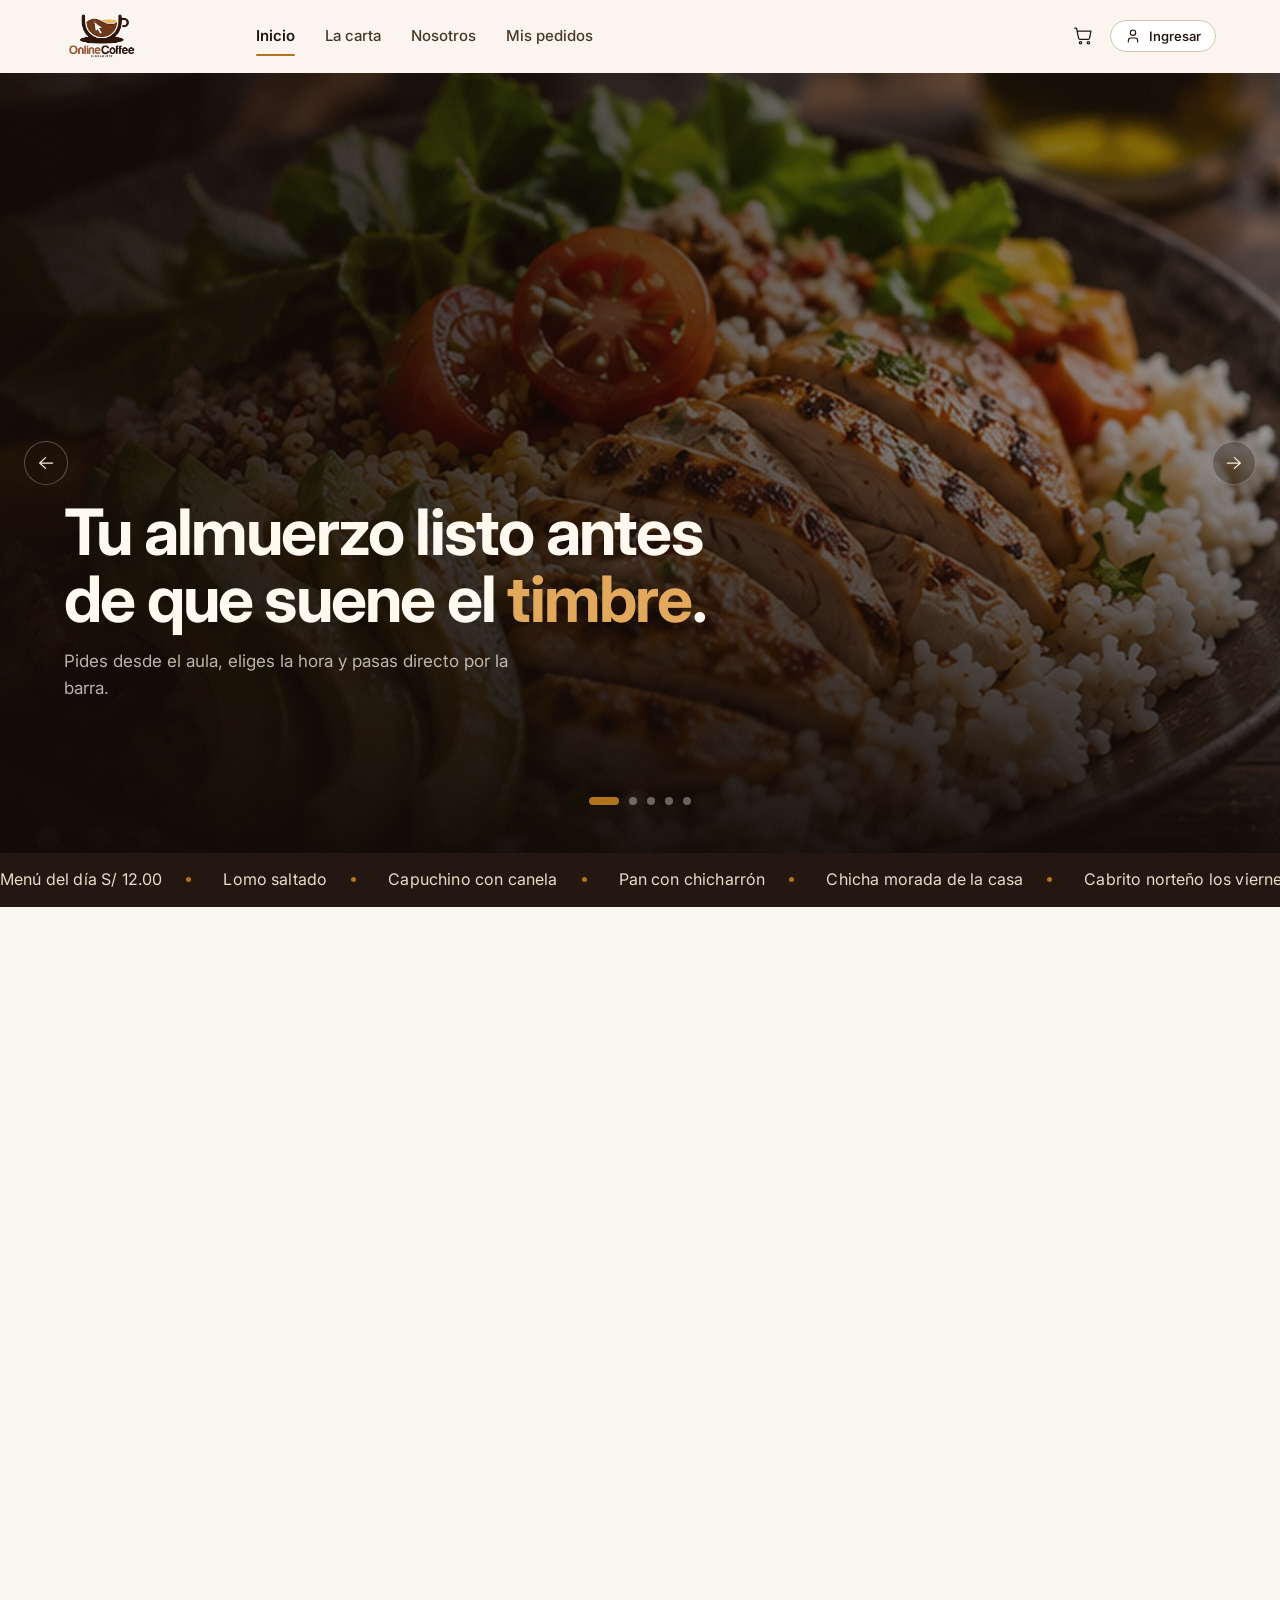
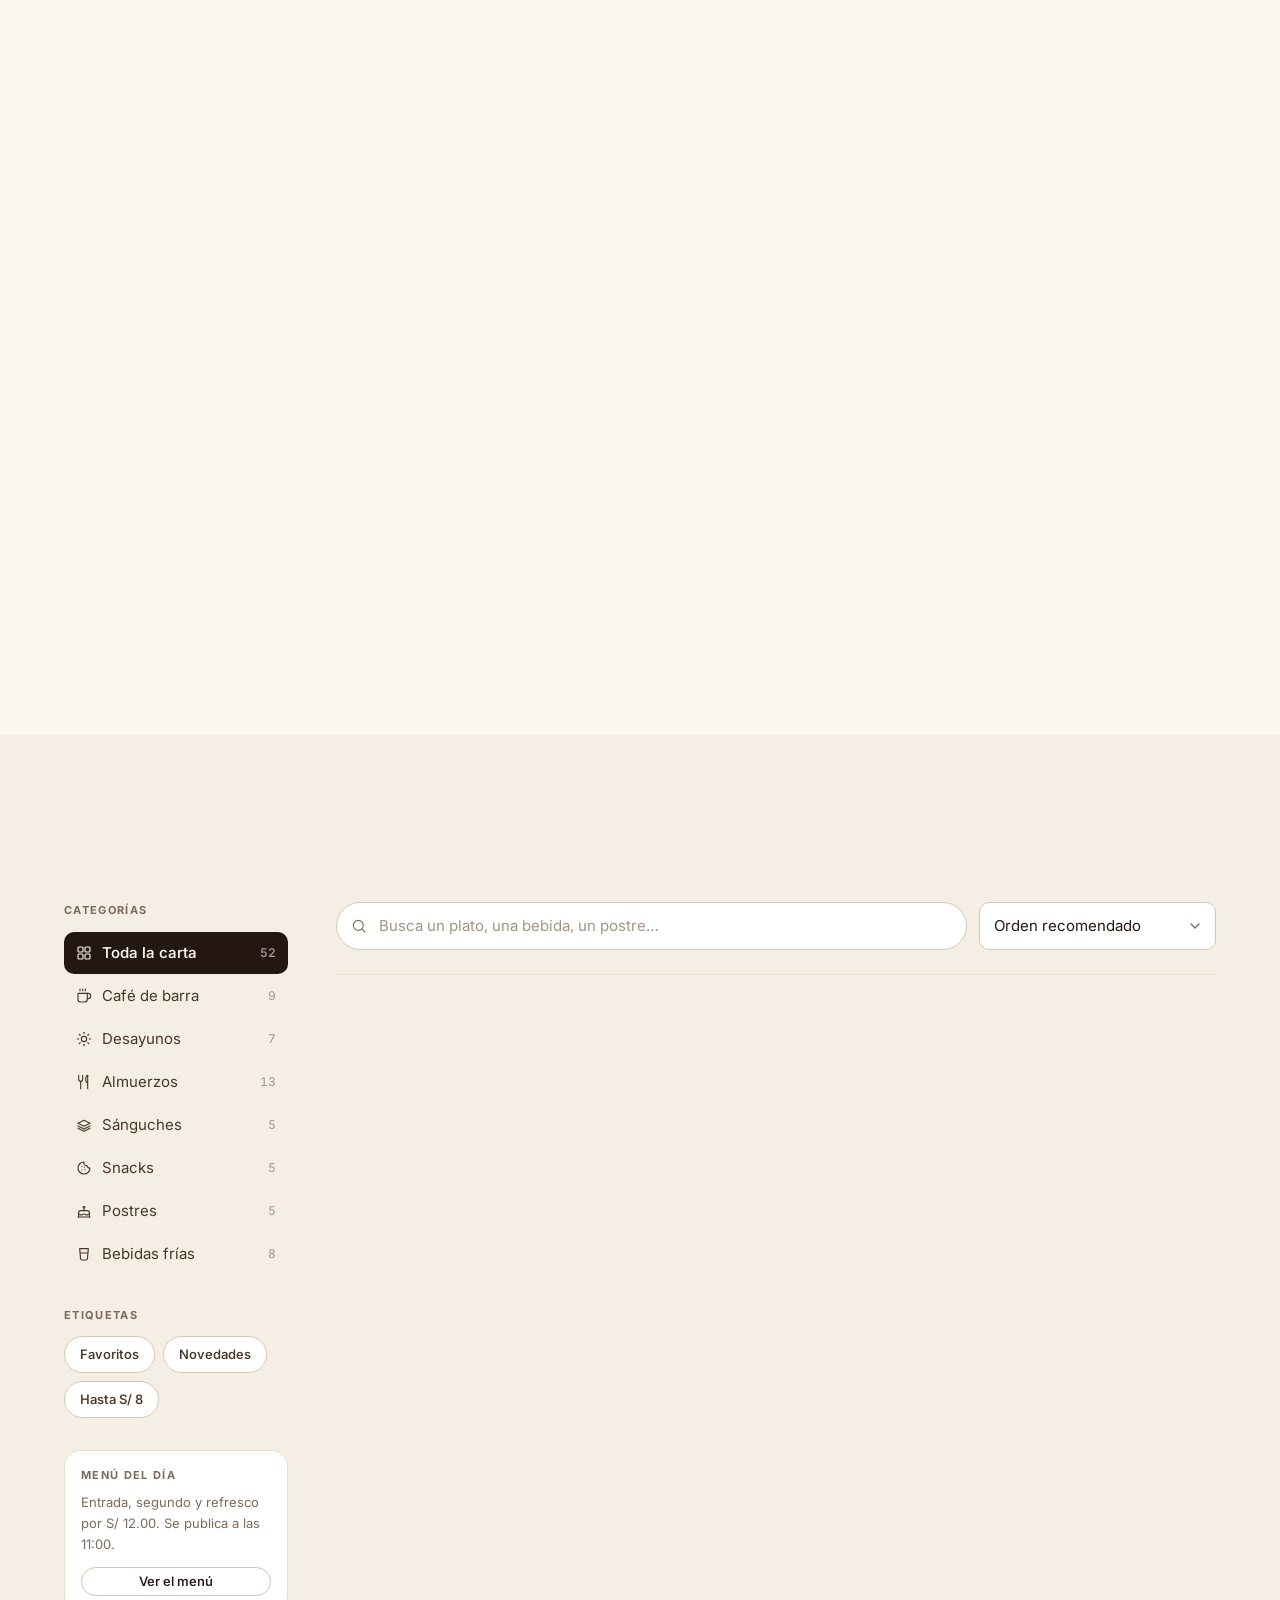
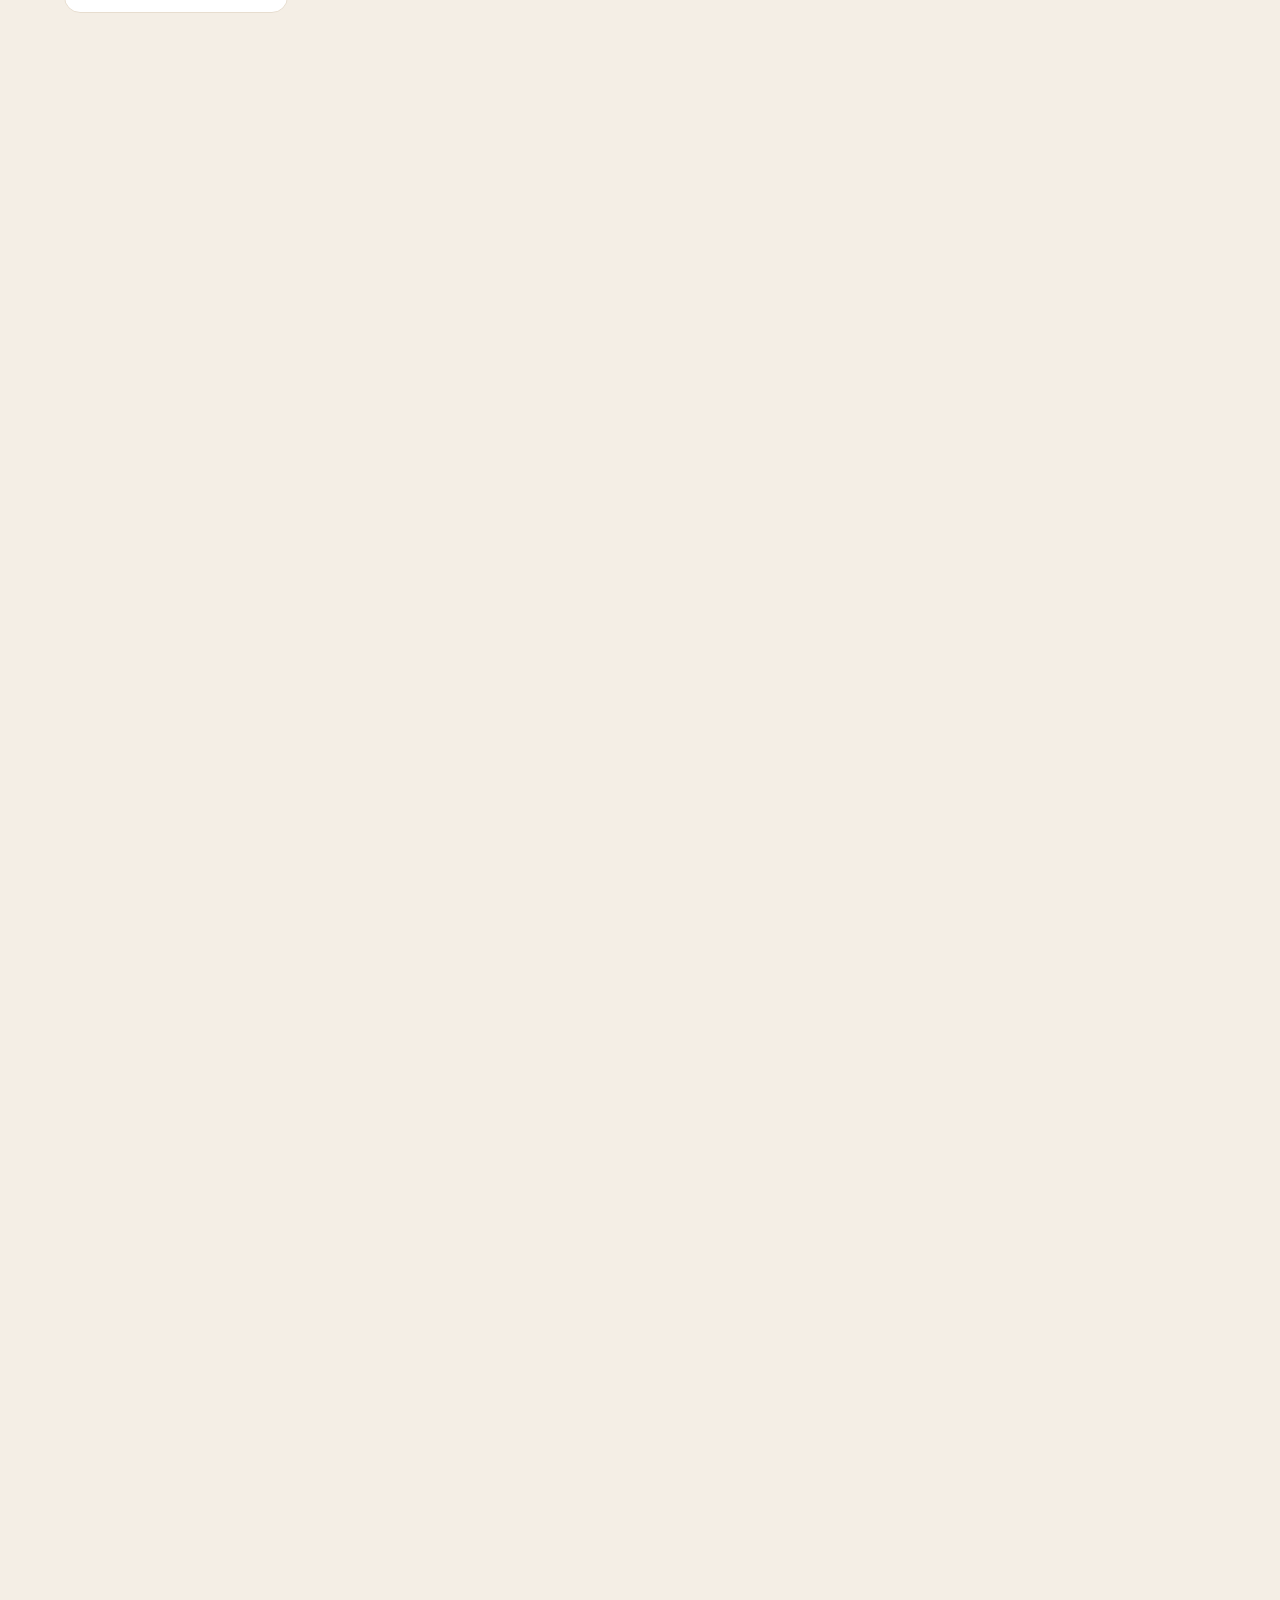
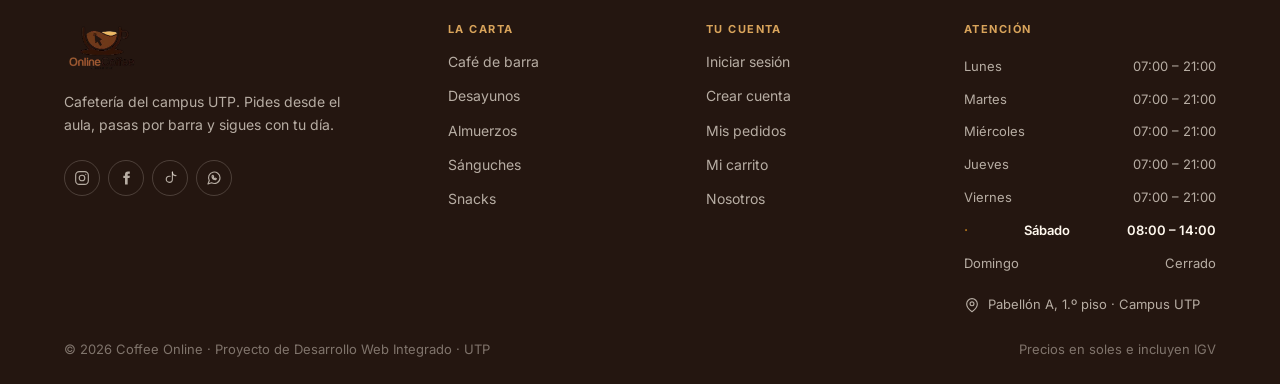
<file: index/index.html>
<!DOCTYPE html>
<html lang="es">
<head>
<meta charset="UTF-8">
<meta name="viewport" content="width=device-width, initial-scale=1">
<title>Coffee Online · Cafetería universitaria UTP</title>
<meta name="description" content="Pide tu desayuno, almuerzo o café desde el aula y recógelo en barra sin hacer cola. Cafetería del campus UTP.">
<link rel="icon" type="image/png" href="../Imagenes/logo-coffee-online.png">
<link rel="preconnect" href="https://fonts.googleapis.com">
<link rel="preconnect" href="https://fonts.gstatic.com" crossorigin>
<link href="https://fonts.googleapis.com/css2?family=Inter:wght@400;500;600;700;800&display=swap" rel="stylesheet">
<link rel="stylesheet" href="index.css">
</head>
<body>
<script src="index.js"></script>

<div id="cabecera"></div>

<main>

  <!-- ==================== PORTADA ==================== -->
  <section class="portada" id="inicio">

    <div class="portada__pista">

        <div class="portada__riel">

            <div class="portada__diapositiva is-active">
                <div class="portada__foto"
                     style="background-image:url('../Imagenes/slider-menu-hd.jpg')">
                </div>
            </div>

            <div class="portada__diapositiva">
                <div class="portada__foto"
                     style="background-image:url('../Imagenes/slider-sanguche-hd.jpg')">
                </div>
            </div>

            <div class="portada__diapositiva">
                <div class="portada__foto"
                     style="background-image:url('../Imagenes/slider-wrap-pollo-hd.jpg')">
                </div>
            </div>

            <div class="portada__diapositiva">
                <div class="portada__foto"
                     style="background-image:url('../Imagenes/slider-causa-hd.jpg')">
                </div>
            </div>

            <div class="portada__diapositiva">
                <div class="portada__foto"
                     style="background-image:url('../Imagenes/slider-mixto-hd.jpg')">
                </div>
            </div>

        </div>

        <div class="portada__velo"></div>
        <div class="portada__textura"></div>

    </div>


    <!-- Flecha anterior -->
    <button
        class="portada__flecha portada__flecha--anterior"
        id="portada-anterior"
        aria-label="Diapositiva anterior">

        <svg class="icono">
            <use href="#i-arrow-left"></use>
        </svg>

    </button>


    <!-- Flecha siguiente -->
    <button
        class="portada__flecha portada__flecha--siguiente"
        id="portada-siguiente"
        aria-label="Siguiente diapositiva">

        <svg class="icono">
            <use href="#i-arrow-right"></use>
        </svg>

    </button>


    <div class="contenedor portada__interior">

        <div class="portada__texto">

            <div class="portada__frase is-active">
                <h1>
                    Tu almuerzo listo antes de que suene el
                    <em>timbre</em>.
                </h1>

                <p>
                    Pides desde el aula, eliges la hora y pasas directo
                    por la barra.
                </p>
            </div>


            <div class="portada__frase">
                <h1>
                    El café que te salva la clase de las
                    <em>siete</em>.
                </h1>

                <p>
                    Pasado al momento, capuchino con espuma de verdad.
                </p>
            </div>


            <div class="portada__frase">
                <h1>
                    Desayuna en serio sin perder el
                    <em>receso</em>.
                </h1>

                <p>
                    Todo servido desde las siete de la mañana.
                </p>
            </div>


            <div class="portada__frase">
                <h1>
                    Menú del día a doce soles y
                    <em>cero</em> fila.
                </h1>

                <p>
                    Entrada, segundo y refresco.
                </p>
            </div>


            <div class="portada__frase">
                <h1>
                    Bien helado, para bajar el
                    <em>almuerzo</em>.
                </h1>

                <p>
                    Jugos exprimidos al momento.
                </p>
            </div>

        </div>


        <div class="portada__controles">

            <div class="portada__puntos">

                <button class="portada__punto"
                        aria-label="Ir a la diapositiva 1">
                    <i></i>
                </button>

                <button class="portada__punto"
                        aria-label="Ir a la diapositiva 2">
                    <i></i>
                </button>

                <button class="portada__punto"
                        aria-label="Ir a la diapositiva 3">
                    <i></i>
                </button>

                <button class="portada__punto"
                        aria-label="Ir a la diapositiva 4">
                    <i></i>
                </button>

                <button class="portada__punto"
                        aria-label="Ir a la diapositiva 5">
                    <i></i>
                </button>

            </div>

        </div>

    </div>

</section>

  <!-- ==================== CINTA ==================== -->
  <div class="cinta" aria-hidden="true">
    <div class="cinta__pista" id="cinta"></div>
  </div>

  <!-- ==================== ELIGE POR ANTOJO ==================== -->
  <section class="seccion seccion--compacta">
    <div class="contenedor">
      <div class="seccion-cabecera" data-revelar>
        <div>
          <h2>Arrastra y mira qué se te antoja</h2>
        </div>
        <div class="carrusel__nav">
          <button class="boton-icono boton-icono--contorno" id="antojo-anterior" aria-label="Anterior">
            <svg class="icono"><use href="#i-arrow-left"></use></svg>
          </button>
          <button class="boton-icono boton-icono--contorno" id="antojo-siguiente" aria-label="Siguiente">
            <svg class="icono"><use href="#i-arrow-right"></use></svg>
          </button>
        </div>
      </div>

      <div class="carrusel" id="carrusel-antojo">
        <a class="tarjeta-ancha" href="?cat=almuerzos#carta" data-revelar="zoom">
          <img src="../Imagenes/arroz-con-pollo.jpg" alt="Almuerzos de la cafetería">
          <span class="tarjeta-ancha__velo"></span>
          <span class="tarjeta-ancha__cuerpo">
            <h3>Almuerzos</h3>
            <p>Lomo saltado, ají de gallina, chaufa y el menú del día.</p>
            <span class="tarjeta-ancha__ir">Ver 13 platos <svg class="icono icono--sm"><use href="#i-arrow-right"></use></svg></span>
          </span>
        </a>

        <a class="tarjeta-ancha" href="?cat=desayunos#carta" data-revelar="zoom" style="--delay:80ms">
          <img src="../Imagenes/slider-sanguche-hd.jpg" alt="Desayunos de la cafetería">
          <span class="tarjeta-ancha__velo"></span>
          <span class="tarjeta-ancha__cuerpo">
            <h3>Desayunos</h3>
            <p>Desde las 07:00, para llegar despierto a la primera clase.</p>
            <span class="tarjeta-ancha__ir">Ver 7 opciones <svg class="icono icono--sm"><use href="#i-arrow-right"></use></svg></span>
          </span>
        </a>

        <a class="tarjeta-ancha" href="?cat=cafe#carta" data-revelar="zoom" style="--delay:160ms">
          <img src="../Imagenes/slider-causa-hd.jpg" alt="Café de barra">
          <span class="tarjeta-ancha__velo"></span>
          <span class="tarjeta-ancha__cuerpo">
            <h3>Café de barra</h3>
            <p>Pasado, espresso, capuchino, mocaccino y frappé.</p>
            <span class="tarjeta-ancha__ir">Ver 9 preparaciones <svg class="icono icono--sm"><use href="#i-arrow-right"></use></svg></span>
          </span>
        </a>

        <a class="tarjeta-ancha" href="?cat=bebidas#carta" data-revelar="zoom" style="--delay:240ms">
          <img src="../Imagenes/jugo-de-naranja.jpg" alt="Bebidas frías">
          <span class="tarjeta-ancha__velo"></span>
          <span class="tarjeta-ancha__cuerpo">
            <h3>Bebidas frías</h3>
            <p>Jugos al momento, chicha de la casa y gaseosas heladas.</p>
            <span class="tarjeta-ancha__ir">Ver 8 bebidas <svg class="icono icono--sm"><use href="#i-arrow-right"></use></svg></span>
          </span>
        </a>

        <a class="tarjeta-ancha" href="?cat=almuerzos#carta" data-revelar="zoom" style="--delay:320ms">
          <img src="../Imagenes/trio-marino.jpg" alt="Platos marinos">
          <span class="tarjeta-ancha__velo"></span>
          <span class="tarjeta-ancha__cuerpo">
            <h3>Del norte y del mar</h3>
            <p>Cabrito norteño los viernes y trío marino mientras alcance.</p>
            <span class="tarjeta-ancha__ir">Ver especiales <svg class="icono icono--sm"><use href="#i-arrow-right"></use></svg></span>
          </span>
        </a>
      </div>
    </div>
  </section>

  <!-- ==================== FAVORITOS ==================== -->
  <section class="seccion seccion--compacta" style="position:relative;overflow:hidden">
    <div class="contenedor">
      <div class="seccion-cabecera" data-revelar>
        <div>
          <h2>Favoritos del campus</h2>
        </div>
        <div class="carrusel__nav">
          <button class="boton-icono boton-icono--contorno" id="fav-anterior" aria-label="Anterior">
            <svg class="icono"><use href="#i-arrow-left"></use></svg>
          </button>
          <button class="boton-icono boton-icono--contorno" id="fav-siguiente" aria-label="Siguiente">
            <svg class="icono"><use href="#i-arrow-right"></use></svg>
          </button>
        </div>
      </div>

      <div class="carrusel" id="carrusel-favoritos"></div>
    </div>
  </section>

  <!-- ==================== CÓMO FUNCIONA ==================== -->
  <section class="seccion seccion--compacta">
    <div class="contenedor">
      <div class="grid-2" style="gap:64px;align-items:start">

        <div data-revelar="left">
          <h2>Cuatro pasos y ya está pedido</h2>
          <p class="intro mt-4">
            No hay app que descargar ni carnet que mostrar. Entras con tu correo,
            armas el pedido y la cocina lo recibe al instante.
          </p>
          <a class="boton boton--primario mt-6" href="../login/login.html">
            Crear mi cuenta
            <svg class="icono icono--sm"><use href="#i-arrow-right"></use></svg>
          </a>
        </div>

        <div class="pasos" data-revelar="right">
          <div class="paso">
            <div>
              <h4>Arma tu pedido</h4>
              <p class="pequeno atenuado">La carta muestra el stock real del día. Si algo se agota, desaparece.</p>
            </div>
          </div>
          <div class="paso">
            <div>
              <h4>Elige la hora</h4>
              <p class="pequeno atenuado">Bloques de quince minutos entre las 07:00 y las 21:00.</p>
            </div>
          </div>
          <div class="paso">
            <div>
              <h4>Recoge donde te quede</h4>
              <p class="pequeno atenuado">Barra del Pabellón A, biblioteca, laboratorios o auditorio.</p>
            </div>
          </div>
          <div class="paso">
            <div>
              <h4>Paga al recoger</h4>
              <p class="pequeno atenuado">Yape, Plin, tarjeta o efectivo. Nunca pedimos datos de tarjeta en la web.</p>
            </div>
          </div>
        </div>

      </div>
    </div>
  </section>

  <!-- ==================== LA CARTA ==================== -->
  <section class="seccion" id="carta" style="background:var(--surface-2)">
    <div class="contenedor">

      <div class="seccion-cabecera" data-revelar>
        <div>
          <h2 id="titulo-carta">Toda la carta</h2>
          <p class="atenuado mt-2" id="bajada-carta">
            Precios en soles e incluyen IGV. El stock se actualiza durante el día.
          </p>
        </div>
        <div class="fila gap-2 pequeno atenuado">
          <svg class="icono icono--sm"><use href="#i-clock"></use></svg>
          Cocina abierta hasta las 21:00
        </div>
      </div>

      <div class="estructura-menu">

        <aside class="filtros">
          <div class="filtros__grupo">
            <p class="filtros__titulo">Categorías</p>
            <div class="filtros__lista" id="lista-categorias"></div>
          </div>

          <div class="filtros__grupo" id="grupo-etiquetas">
            <p class="filtros__titulo">Etiquetas</p>
            <div class="chips">
              <button class="chip" data-etiqueta="destacado">Favoritos</button>
              <button class="chip" data-etiqueta="nuevo">Novedades</button>
              <button class="chip" data-etiqueta="barato">Hasta S/ 8</button>
            </div>
          </div>

          <div class="filtros__grupo">
            <div class="panel" style="padding:16px">
              <p class="filtros__titulo" style="margin-bottom:8px">Menú del día</p>
              <p class="pequeno atenuado">Entrada, segundo y refresco por S/ 12.00. Se publica a las 11:00.</p>
              <a class="boton boton--fantasma boton--sm boton--bloque mt-3" href="../producto/producto.html?id=ALM-01">Ver el menú</a>
            </div>
          </div>
        </aside>

        <div>
          <div class="barra-herramientas">
            <div class="buscador">
              <span class="buscador__icono"><svg class="icono icono--sm"><use href="#i-search"></use></svg></span>
              <input class="input" type="search" id="buscador" placeholder="Busca un plato, una bebida, un postre…" autocomplete="off">
            </div>
            <select class="select" id="orden" style="width:auto;min-width:190px">
              <option value="recomendado">Orden recomendado</option>
              <option value="precio-asc">Precio: de menor a mayor</option>
              <option value="precio-desc">Precio: de mayor a menor</option>
              <option value="nombre">Nombre A – Z</option>
            </select>
          </div>

          <div class="grid-productos" id="resultados"></div>
        </div>

      </div>
    </div>
  </section>

  <!-- ==================== MENÚ DEL DÍA ==================== -->
  <section class="seccion seccion--compacta">
    <div class="contenedor">
      <div class="franja" data-revelar="zoom" style="position:relative;overflow:hidden">
        <div class="grid-2" style="align-items:center;gap:48px">
          <div>
            <h2>Menú del día a <span class="contador" data-contar-hasta="12" data-decimales="0">0</span> soles</h2>
            <p class="mt-4" style="color:rgba(239,228,214,.78);max-width:44ch">
              Entrada, segundo y refresco. La carta del día se publica a las once de la mañana
              y se sirve hasta agotar stock — normalmente vuela antes de las dos.
            </p>
            <div class="portada__acciones">
              <a class="boton boton--primario" href="?cat=almuerzos#carta" style="background:var(--amber);color:#1B0F08">
                Ver los almuerzos
                <svg class="icono icono--sm"><use href="#i-arrow-right"></use></svg>
              </a>
            </div>
          </div>
          <div class="marco-imagen">
            <img src="../Imagenes/menu-del-dia.png" alt="Menú del día servido en la cafetería"
                 style="width:100%;height:100%;object-fit:contain;display:block;">
          </div>
        </div>
      </div>
    </div>
  </section>

  <!-- ==================== NOSOTROS ==================== -->
  <section class="seccion" id="nosotros" style="position:relative;overflow:hidden">
    <div class="contenedor">

      <div class="historia mb-6">
        <div data-revelar="left">
          <h2>Así nació Coffee Online</h2>
          <p class="intro mt-4">
            Coffee Online es la marca de la cafetería universitaria de la UTP.
            No inventamos un restaurante nuevo: digitalizamos el que ya existe para
            resolver el único problema que todo el mundo en el campus conoce.
          </p>
          <p class="mt-4 atenuado">
            En hora punta la fila sale del local. Alumnos que quieren almorzar antes de entrar a clase
            terminan yéndose sin comer porque no les alcanza el tiempo; los profesores hacen lo mismo
            entre una clase y otra. La comida estaba, las ganas estaban — lo que faltaba era la cola.
          </p>
          <p class="mt-4 atenuado">
            Con esta plataforma el pedido entra a cocina antes de que la persona llegue.
            Cuando baja del aula, su nombre ya está en la barra.
          </p>

          <div class="fila gap-2 mt-6 fila--ajustar">
            <a class="boton boton--primario" href="#carta">
              Empezar a pedir
              <svg class="icono icono--sm"><use href="#i-arrow-right"></use></svg>
            </a>
            <a class="boton boton--fantasma" href="../pedidos/pedidos.html">Ver mis pedidos</a>
          </div>
        </div>

        <div class="historia__arte" data-revelar="right">
          <img src="../Imagenes/causa-limena.jpg" alt="Plato preparado en la cafetería del campus"
               style="width:100%;height:100%;object-fit:cover;object-position:center;display:block;">
        </div>
      </div>

      <div class="mt-6" data-revelar>
        <p class="filtros__titulo mb-4">Lo que veíamos todos los días</p>
        <div class="problema">
          <div class="problema__celda">
            <b>La cola</b>
            <span>En hora punta la fila cruza el pasillo. Media hora de espera para un menú de doce soles.</span>
          </div>
          <div class="problema__celda">
            <b>El receso</b>
            <span>Cuarenta y cinco minutos entre clase y clase. Si la cola se come treinta, no queda tiempo para almorzar.</span>
          </div>
          <div class="problema__celda">
            <b>La renuncia</b>
            <span>Alumnos y profesores que llegan, ven la fila, se dan media vuelta y se quedan sin comer.</span>
          </div>
        </div>
      </div>

      <div class="grid-3 mt-6">
        <div class="caracteristica" data-revelar>
          <span class="caracteristica__icono"><svg class="icono icono--lg"><use href="#i-clock"></use></svg></span>
          <div>
            <h4>Sin fila</h4>
            <p class="pequeno atenuado">El pedido entra a cocina desde el aula. Recoges y sigues con tu día.</p>
          </div>
        </div>
        <div class="caracteristica" data-revelar style="--delay:90ms">
          <span class="caracteristica__icono"><svg class="icono icono--lg"><use href="#i-leaf"></use></svg></span>
          <div>
            <h4>La misma cocina</h4>
            <p class="pequeno atenuado">Mismos cocineros, mismos insumos, mismo precio de campus.</p>
          </div>
        </div>
        <div class="caracteristica" data-revelar style="--delay:180ms">
          <span class="caracteristica__icono"><svg class="icono icono--lg"><use href="#i-coins"></use></svg></span>
          <div>
            <h4>Sin recargo</h4>
            <p class="pequeno atenuado">Pedir online no cuesta más. Solo la entrega fuera de barra suma S/ 1.50.</p>
          </div>
        </div>
      </div>

    </div>
  </section>

</main>

<div id="pie"></div>

<script>
  CO.iniciar({ activo: 'inicio' });

  /* ---------- Cinta superior ---------- */
  (function () {
    var frases = [
      'Menú del día S/ 12.00', 'Lomo saltado', 'Capuchino con canela', 'Pan con chicharrón',
      'Chicha morada de la casa', 'Cabrito norteño los viernes', 'Jugo recién exprimido',
      'Café pasado de Villa Rica', 'Sin cola', 'Recojo en barra o en biblioteca'
    ];
    var bloque = frases.map(function (f) { return '<span class="cinta__elemento">' + f + '</span>'; }).join('');
    CO.qs('#cinta').innerHTML = bloque + bloque;   // duplicado para que el bucle sea continuo
  })();

  /* ---------- Favoritos en carrusel ---------- */
  var favoritos = CO.productos().filter(function (p) { return p.destacado && p.activo; });
  CO.qs('#carrusel-favoritos').innerHTML = favoritos.map(CO.tarjetaProducto).join('');

  /* ---------- La carta ---------- */
  var estado = {
    cat: CO.param('cat') || 'todos',
    q: '',
    etiqueta: null,
    orden: 'recomendado'
  };
  var todos = CO.productos();

  function pintarCategorias() {
    CO.qs('#lista-categorias').innerHTML = CATEGORIAS.map(function (c) {
      var n = c.id === 'todos' ? todos.length : todos.filter(function (p) { return p.cat === c.id; }).length;
      return '<button class="filtros__elemento' + (c.id === estado.cat ? ' is-active' : '') + '" data-cat="' + c.id + '">' +
               CO.icono(c.icono, 'icono--sm') +
               '<span>' + c.nombre + '</span>' +
               '<span class="filtros__conteo">' + n + '</span>' +
             '</button>';
    }).join('');
  }

  function filtrar() {
    var q = CO.normalizar(estado.q.trim());
    var lista = todos.filter(function (p) {
      if (estado.cat !== 'todos' && p.cat !== estado.cat) return false;
      if (estado.etiqueta === 'destacado' && !p.destacado) return false;
      if (estado.etiqueta === 'nuevo' && !p.nuevo) return false;
      if (estado.etiqueta === 'barato' && p.precio > 8) return false;
      if (q && CO.normalizar(p.nombre + ' ' + p.desc).indexOf(q) === -1) return false;
      return true;
    });

    if (estado.orden === 'precio-asc')  lista.sort(function (a, b) { return a.precio - b.precio; });
    if (estado.orden === 'precio-desc') lista.sort(function (a, b) { return b.precio - a.precio; });
    if (estado.orden === 'nombre')      lista.sort(function (a, b) { return a.nombre.localeCompare(b.nombre, 'es'); });
    if (estado.orden === 'recomendado') lista.sort(function (a, b) { return (b.destacado ? 1 : 0) - (a.destacado ? 1 : 0); });

    return lista;
  }

  function pintarCarta() {
    var cat = CO.categoria(estado.cat);
    CO.qs('#titulo-carta').textContent = cat.nombre;
    CO.qs('#bajada-carta').textContent = estado.cat === 'todos'
      ? 'Precios en soles e incluyen IGV. El stock se actualiza durante el día.'
      : 'Todo lo que tenemos hoy en ' + cat.nombre.toLowerCase() + '.';

    var lista = filtrar();
    var cont = CO.qs('#resultados');

    if (!lista.length) {
      cont.className = '';
      cont.innerHTML =
        '<div class="vacio">' +
          '<div class="vacio__icono">' + CO.icono('i-search', 'icono--lg') + '</div>' +
          '<h3>No encontramos nada con eso</h3>' +
          '<p class="atenuado mt-2">Prueba con otra palabra o quita los filtros que tengas puestos.</p>' +
          '<button class="boton boton--fantasma boton--sm mt-4" id="limpiar">Limpiar filtros</button>' +
        '</div>';
      CO.qs('#limpiar').addEventListener('click', function () {
        estado.q = ''; estado.etiqueta = null; estado.cat = 'todos';
        CO.qs('#buscador').value = '';
        CO.qsa('#grupo-etiquetas .chip').forEach(function (c) { c.classList.remove('is-active'); });
        pintarCategorias(); pintarCarta();
      });
    } else {
      cont.className = 'grid-productos';
      cont.innerHTML = lista.map(CO.tarjetaProducto).join('');
      MOV.escalonar('#resultados', 45, 'pop');
      MOV.revelar(cont);
    }
  }

  CO.qs('#lista-categorias').addEventListener('click', function (e) {
    var btn = e.target.closest('[data-cat]');
    if (!btn) return;
    estado.cat = btn.getAttribute('data-cat');
    pintarCategorias(); pintarCarta();
  });

  CO.qs('#grupo-etiquetas').addEventListener('click', function (e) {
    var chip = e.target.closest('[data-etiqueta]');
    if (!chip) return;
    var valor = chip.getAttribute('data-etiqueta');
    estado.etiqueta = estado.etiqueta === valor ? null : valor;
    CO.qsa('#grupo-etiquetas .chip').forEach(function (c) { c.classList.toggle('is-active', c === chip && estado.etiqueta); });
    pintarCarta();
  });

  CO.qs('#buscador').addEventListener('input', function () { estado.q = this.value; pintarCarta(); });
  CO.qs('#orden').addEventListener('change', function () { estado.orden = this.value; pintarCarta(); });

  /* Los enlaces ?cat=… de la propia página filtran sin recargar */
  document.addEventListener('click', function (e) {
    var a = e.target.closest('a[href^="?cat="]');
    if (!a) return;
    e.preventDefault();
    estado.cat = a.getAttribute('href').split('?cat=')[1].split('#')[0];
    pintarCategorias(); pintarCarta();
    var carta = document.getElementById('carta');
    var margen = document.querySelector('.cabecera-sitio').offsetHeight;
    window.scrollTo({ top: carta.getBoundingClientRect().top + window.scrollY - margen - 12, behavior: 'smooth' });
  });

  pintarCategorias();
  pintarCarta();

  /* ---------- Movimiento ---------- */
  MOV.portada('#inicio');
  MOV.carrusel('#carrusel-antojo',    '#antojo-anterior', '#antojo-siguiente');
  MOV.carrusel('#carrusel-favoritos', '#fav-anterior',    '#fav-siguiente');
  MOV.autoDesplazar('#carrusel-antojo');
  MOV.autoDesplazar('#carrusel-favoritos');
  MOV.escalonar('#carrusel-favoritos', 60, 'pop');
  MOV.paralaje();
  MOV.contadores();
  MOV.detalles();
  MOV.anclas();
  MOV.revelar();
  MOV.menuActivo({
    inicio:   '../index/index.html#inicio',
    carta:    '../index/index.html#carta',
    nosotros: '../index/index.html#nosotros'
  });
</script>
</body>
</html>
</file>
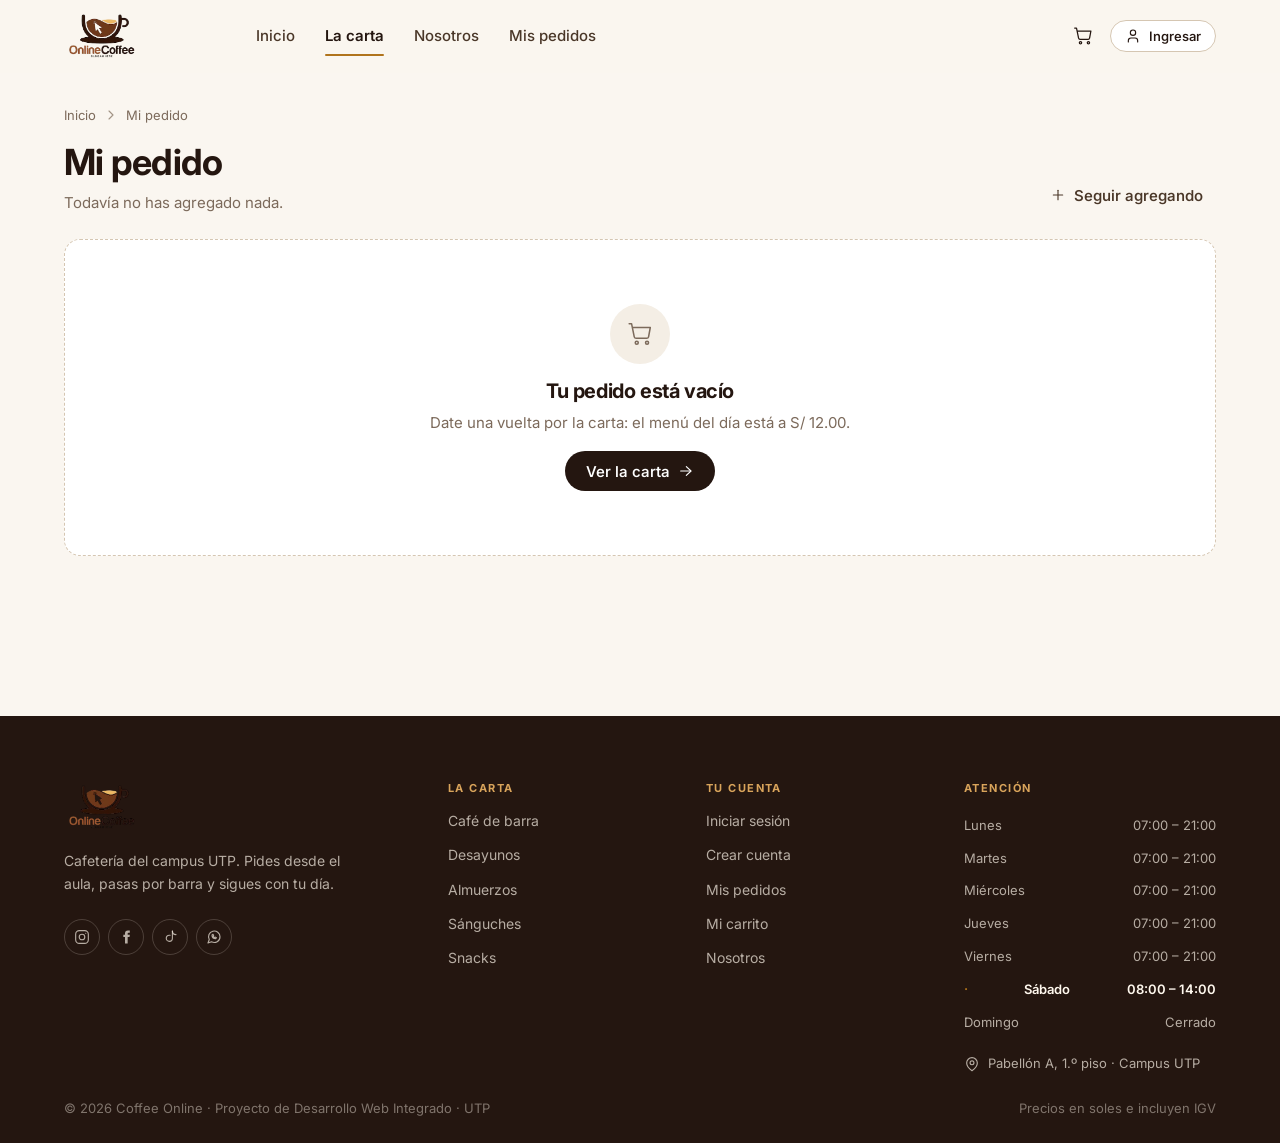
<file: carrito/carrito.html>
<!DOCTYPE html>
<html lang="es">
<head>
<meta charset="UTF-8">
<meta name="viewport" content="width=device-width, initial-scale=1">
<title>Mi pedido · Coffee Online</title>
<link rel="icon" href="data:image/svg+xml,%3Csvg xmlns='http://www.w3.org/2000/svg' viewBox='0 0 48 48'%3E%3Crect width='48' height='48' rx='11' fill='%23241610'/%3E%3Cg transform='translate(4,3) scale(0.82)' fill='none' stroke='%23D9A45B' stroke-linecap='round'%3E%3Cpath fill='%23D9A45B' fill-rule='evenodd' d='M6.5 14.5h29v9.2A14.5 14.5 0 0 1 21 38.2 14.5 14.5 0 0 1 6.5 23.7Z M17.4 19.4v13.1l3.3-3.3 2.3 5.1 2.9-1.3-2.3-5 4.7-.3Z'/%3E%3Cpath stroke-width='3' d='M36 18.6h2.3a5.4 5.4 0 0 1 0 10.8H36'/%3E%3Cpath stroke-width='3.4' d='M5.6 42.4h30.8'/%3E%3C/g%3E%3C/svg%3E">
<link rel="preconnect" href="https://fonts.googleapis.com">
<link rel="preconnect" href="https://fonts.gstatic.com" crossorigin>
<link href="https://fonts.googleapis.com/css2?family=Inter:wght@400;500;600;700;800&display=swap" rel="stylesheet">
<link rel="stylesheet" href="carrito.css">
</head>
<body>
<script src="carrito.js"></script>

<div id="cabecera"></div>

<main class="contenedor" style="padding-block:var(--s6) var(--s8)">

  <nav class="migas">
    <a href="../index/index.html">Inicio</a>
    <svg class="icono icono--sm"><use href="#i-chev-right"></use></svg>
    <span>Mi pedido</span>
  </nav>

  <div class="seccion-cabecera" style="margin-bottom:var(--s5)">
    <div>
      <h1 style="font-size:2.25rem">Mi pedido</h1>
      <p class="atenuado mt-2" id="resumen-cabecera"></p>
    </div>
    <a class="boton boton--discreto" href="../index/index.html#carta">
      <svg class="icono icono--sm"><use href="#i-plus"></use></svg>
      Seguir agregando
    </a>
  </div>

  <div id="contenido"></div>
</main>

<div id="pie"></div>

<script>
  CO.iniciar({ activo: 'carta' });

  function pintar() {
    var lineas = CO.carritoDetallado();
    var cont = CO.qs('#contenido');

    if (!lineas.length) {
      CO.qs('#resumen-cabecera').textContent = 'Todavía no has agregado nada.';
      cont.innerHTML =
        '<div class="vacio">' +
          '<div class="vacio__icono">' + CO.icono('i-cart', 'icono--lg') + '</div>' +
          '<h3>Tu pedido está vacío</h3>' +
          '<p class="atenuado mt-2">Date una vuelta por la carta: el menú del día está a S/ 12.00.</p>' +
          '<a class="boton boton--primario mt-4" href="../index/index.html#carta">Ver la carta' +
            CO.icono('i-arrow-right', 'icono--sm') + '</a>' +
        '</div>';
      return;
    }

    var sub = CO.subtotal();
    var unidades = CO.unidades();
    CO.qs('#resumen-cabecera').textContent =
      unidades + (unidades === 1 ? ' unidad' : ' unidades') + ' · ' + lineas.length +
      (lineas.length === 1 ? ' producto' : ' productos distintos');

    cont.innerHTML =
      '<div class="dividido">' +

        '<div class="panel panel--ajustado">' +
          '<div class="panel__cabecera">' +
            '<span class="panel__titulo">Productos</span>' +
            '<button class="boton boton--peligro boton--sm" id="vaciar">' + CO.icono('i-trash', 'icono--sm') + 'Vaciar</button>' +
          '</div>' +
          '<div class="panel__cuerpo" style="padding-block:0">' +
            lineas.map(function (l) {
              return '<div class="articulo">' +
                '<a class="articulo__medio" href="../producto/producto.html?id=' + l.id + '">' +
                  CO.miniatura(l) +
                '</a>' +
                '<div>' +
                  '<a class="articulo__nombre" href="../producto/producto.html?id=' + l.id + '">' + CO.escapar(l.nombre) + '</a>' +
                  '<p class="pequeno atenuado">' + CO.money(l.precio) + ' c/u · ' + CO.categoria(l.cat).nombre + '</p>' +
                  '<div class="fila gap-2 mt-3">' +
                    '<div class="cantidad">' +
                      '<button class="boton-icono boton-icono--sm" data-menos="' + l.id + '" aria-label="Quitar uno">' + CO.icono('i-minus', 'icono--sm') + '</button>' +
                      '<span class="cantidad__valor">' + l.cantidad + '</span>' +
                      '<button class="boton-icono boton-icono--sm" data-mas="' + l.id + '" aria-label="Agregar uno">' + CO.icono('i-plus', 'icono--sm') + '</button>' +
                    '</div>' +
                    '<button class="boton boton--peligro boton--sm" data-quitar="' + l.id + '">' + CO.icono('i-trash', 'icono--sm') + 'Quitar</button>' +
                  '</div>' +
                '</div>' +
                '<span class="price">' + CO.money(l.importe) + '</span>' +
              '</div>';
            }).join('') +
          '</div>' +
        '</div>' +

        '<aside class="panel panel-fijo">' +
          '<h3 class="panel__titulo mb-4">Resumen</h3>' +
          '<dl class="resumen"><dt>Subtotal</dt><dd>' + CO.money(sub) + '</dd></dl>' +
          '<dl class="resumen"><dt>Entrega</dt><dd>Se elige en el siguiente paso</dd></dl>' +
          '<dl class="resumen resumen--total"><dt>Total parcial</dt><dd>' + CO.money(sub) + '</dd></dl>' +
          '<a class="boton boton--primario boton--bloque boton--lg mt-5" href="../checkout/checkout.html">' +
            'Continuar' + CO.icono('i-arrow-right', 'icono--sm') + '</a>' +
          '<a class="boton boton--discreto boton--bloque mt-2" href="../index/index.html#carta">Seguir agregando</a>' +
          '<div class="caja-ayuda mt-5">' +
            'El pago se hace al recoger en barra. Si el pedido pasa de S/ 50, la cocina lo confirma por WhatsApp antes de prepararlo.' +
          '</div>' +
        '</aside>' +

      '</div>';

    CO.qs('#vaciar').addEventListener('click', function () {
      CO.vaciarCarrito();
      CO.toast('Pedido vaciado', 'i-trash');
      pintar();
    });
  }

  document.addEventListener('click', function (e) {
    var mas    = e.target.closest('[data-mas]');
    var menos  = e.target.closest('[data-menos]');
    var quitar = e.target.closest('[data-quitar]');
    if (!mas && !menos && !quitar) return;

    var id = mas    ? mas.getAttribute('data-mas')
           : menos  ? menos.getAttribute('data-menos')
           :          quitar.getAttribute('data-quitar');

    var actual = (CO.carrito().filter(function (l) { return l.id === id; })[0] || {}).cantidad || 0;

    if (mas)    CO.fijarCantidad(id, actual + 1);
    if (menos)  CO.fijarCantidad(id, actual - 1);
    if (quitar) { CO.quitar(id); CO.toast('Producto quitado del pedido', 'i-trash'); }

    pintar();
  });

  pintar();

  MOV.revelar();
  MOV.detalles();
  MOV.anclas();
</script>
</body>
</html>
</file>
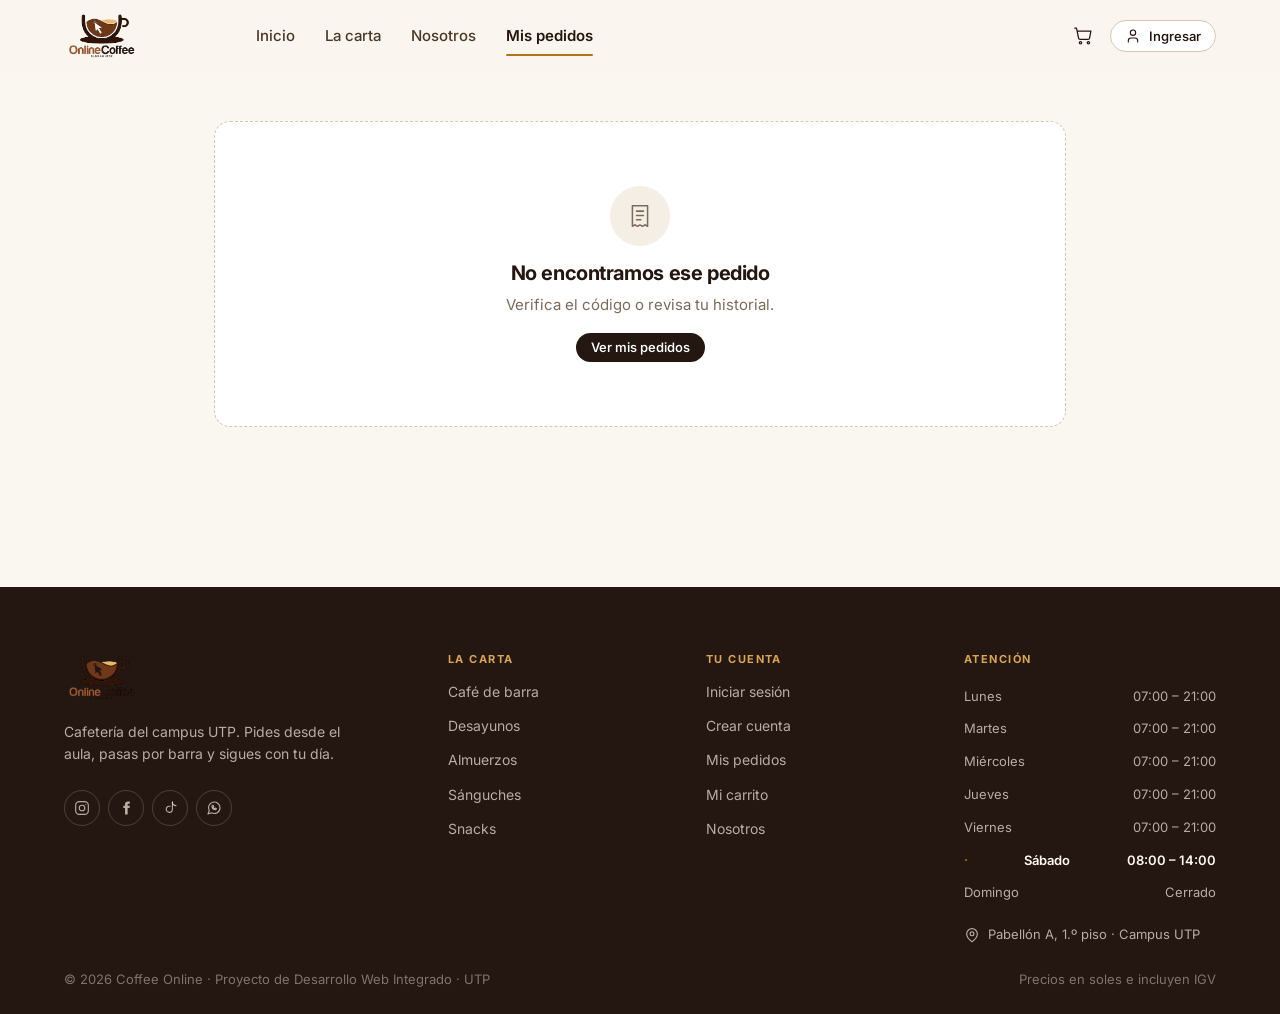
<file: confirmacion/confirmacion.html>
<!DOCTYPE html>
<html lang="es">
<head>
<meta charset="UTF-8">
<meta name="viewport" content="width=device-width, initial-scale=1">
<title>Pedido confirmado · Coffee Online</title>
<link rel="icon" href="data:image/svg+xml,%3Csvg xmlns='http://www.w3.org/2000/svg' viewBox='0 0 48 48'%3E%3Crect width='48' height='48' rx='11' fill='%23241610'/%3E%3Cg transform='translate(4,3) scale(0.82)' fill='none' stroke='%23D9A45B' stroke-linecap='round'%3E%3Cpath fill='%23D9A45B' fill-rule='evenodd' d='M6.5 14.5h29v9.2A14.5 14.5 0 0 1 21 38.2 14.5 14.5 0 0 1 6.5 23.7Z M17.4 19.4v13.1l3.3-3.3 2.3 5.1 2.9-1.3-2.3-5 4.7-.3Z'/%3E%3Cpath stroke-width='3' d='M36 18.6h2.3a5.4 5.4 0 0 1 0 10.8H36'/%3E%3Cpath stroke-width='3.4' d='M5.6 42.4h30.8'/%3E%3C/g%3E%3C/svg%3E">
<link rel="preconnect" href="https://fonts.googleapis.com">
<link rel="preconnect" href="https://fonts.gstatic.com" crossorigin>
<link href="https://fonts.googleapis.com/css2?family=Inter:wght@400;500;600;700;800&display=swap" rel="stylesheet">
<link rel="stylesheet" href="confirmacion.css">
</head>
<body>
<script src="confirmacion.js"></script>

<div id="cabecera"></div>

<main class="contenedor" style="padding-block:var(--s7) var(--s8);max-width:900px">
  <div id="contenido"></div>
</main>

<div id="pie"></div>

<script>
  CO.iniciar({ activo: 'pedidos' });

  var pedido = CO.pedido(CO.param('codigo'));

  if (!pedido) {
    CO.qs('#contenido').innerHTML =
      '<div class="vacio">' +
        '<div class="vacio__icono">' + CO.icono('i-receipt', 'icono--lg') + '</div>' +
        '<h3>No encontramos ese pedido</h3>' +
        '<p class="atenuado mt-2">Verifica el código o revisa tu historial.</p>' +
        '<a class="boton boton--primario boton--sm mt-4" href="../pedidos/pedidos.html">Ver mis pedidos</a>' +
      '</div>';
  } else {
    var metodo = METODOS_PAGO.filter(function (m) { return m.id === pedido.pago; })[0] || METODOS_PAGO[0];
    var indiceActual = ESTADOS_PEDIDO.map(function (e) { return e.id; }).indexOf(pedido.estado);

    var pasos = ESTADOS_PEDIDO.map(function (e, i) {
      var clase = i < indiceActual ? 'is-done' : i === indiceActual ? 'is-current' : 'is-pending';
      var registro = (pedido.historial || []).filter(function (h) { return h.estado === e.id; })[0];
      return '<div class="hito ' + clase + '">' +
        '<span class="hito__punto">' + CO.icono(i < indiceActual ? 'i-check' : e.icono, 'icono--sm') + '</span>' +
        '<span class="hito__etiqueta">' + e.nombre + '</span>' +
        '<span class="hito__hora">' + (registro ? CO.hora(registro.en) : '—') + '</span>' +
      '</div>';
    }).join('');

    CO.qs('#contenido').innerHTML =

      '<div class="centro mb-6">' +
        '<div class="vacio__icono" style="background:var(--sage-soft);color:var(--sage);width:68px;height:68px">' +
          CO.icono('i-check-circle', 'icono--xl') +
        '</div>' +
        '<p class="antetitulo">Pedido registrado</p>' +
        '<h1 style="font-size:2.25rem">Ya está en cocina</h1>' +
        '<p class="intro mt-3" style="margin-inline:auto">' +
          'Anota tu código: lo pedimos al momento de entregarte. Te avisamos al ' +
          CO.escapar(pedido.telefono || 'celular registrado') + ' cuando esté listo.' +
        '</p>' +
      '</div>' +

      '<div class="panel centro" style="background:var(--ink);border-color:var(--ink);color:#F2E9DD">' +
        '<p class="diminuto" style="letter-spacing:.14em;text-transform:uppercase;color:#D9A45B">Código de pedido</p>' +
        '<p style="font-family:var(--font-display);font-size:2.75rem;font-weight:600;color:#FFF8EE;letter-spacing:.02em">' +
          pedido.codigo +
        '</p>' +
        '<p class="pequeno" style="color:rgba(242,233,221,.65)">' +
          CO.escapar(pedido.entregaNombre) + ' · ' + CO.escapar(pedido.entregaDetalle) + ' · recojo ' + pedido.horaRecojo +
        '</p>' +
      '</div>' +

      '<div class="panel mt-5">' +
        '<h3 class="panel__titulo">Estado del pedido</h3>' +
        '<div class="hitos">' + pasos + '</div>' +
      '</div>' +

      '<div class="grid-2 mt-5" style="gap:24px;align-items:start">' +

        '<div class="panel">' +
          '<h3 class="panel__titulo mb-4">Detalle</h3>' +
          pedido.lineas.map(function (l) {
            return '<div class="fila fila--entre pequeno" style="padding:7px 0;gap:12px">' +
              '<span><b style="color:var(--ink)">' + l.cantidad + '×</b> ' + CO.escapar(l.nombre) + '</span>' +
              '<span class="numero">' + CO.money(l.importe) + '</span>' +
            '</div>';
          }).join('') +
          '<dl class="resumen" style="border-top:1px solid var(--line);margin-top:12px;padding-top:12px"><dt>Subtotal</dt><dd>' + CO.money(pedido.subtotal) + '</dd></dl>' +
          '<dl class="resumen"><dt>Entrega</dt><dd>' + (pedido.envio ? CO.money(pedido.envio) : 'Gratis') + '</dd></dl>' +
          '<dl class="resumen resumen--total"><dt>Total a pagar</dt><dd>' + CO.money(pedido.total) + '</dd></dl>' +
        '</div>' +

        '<div class="panel">' +
          '<h3 class="panel__titulo mb-4">Datos del recojo</h3>' +
          '<dl class="resumen"><dt>Cliente</dt><dd>' + CO.escapar(pedido.cliente) + '</dd></dl>' +
          '<dl class="resumen"><dt>Celular</dt><dd>' + CO.escapar(pedido.telefono) + '</dd></dl>' +
          '<dl class="resumen"><dt>Punto</dt><dd>' + CO.escapar(pedido.entregaNombre) + '</dd></dl>' +
          '<dl class="resumen"><dt>Hora</dt><dd>' + pedido.horaRecojo + '</dd></dl>' +
          '<dl class="resumen"><dt>Pago</dt><dd>' + metodo.nombre + '</dd></dl>' +
          (pedido.nota
            ? '<div class="caja-ayuda mt-4"><b>Nota para cocina:</b><br>' + CO.escapar(pedido.nota) + '</div>'
            : '') +
          '<div class="fila gap-2 mt-5">' +
            '<a class="boton boton--primario" style="flex:1" href="../pedidos/pedidos.html">Ver mis pedidos</a>' +
            '<button class="boton boton--fantasma" onclick="window.print()" aria-label="Imprimir">' +
              CO.icono('i-printer', 'icono--sm') + '</button>' +
          '</div>' +
          '<a class="boton boton--discreto boton--bloque mt-2" href="../index/index.html#carta">Pedir algo más</a>' +
        '</div>' +

      '</div>';
  }

  MOV.revelar();
  MOV.detalles();
  MOV.anclas();
</script>
</body>
</html>
</file>
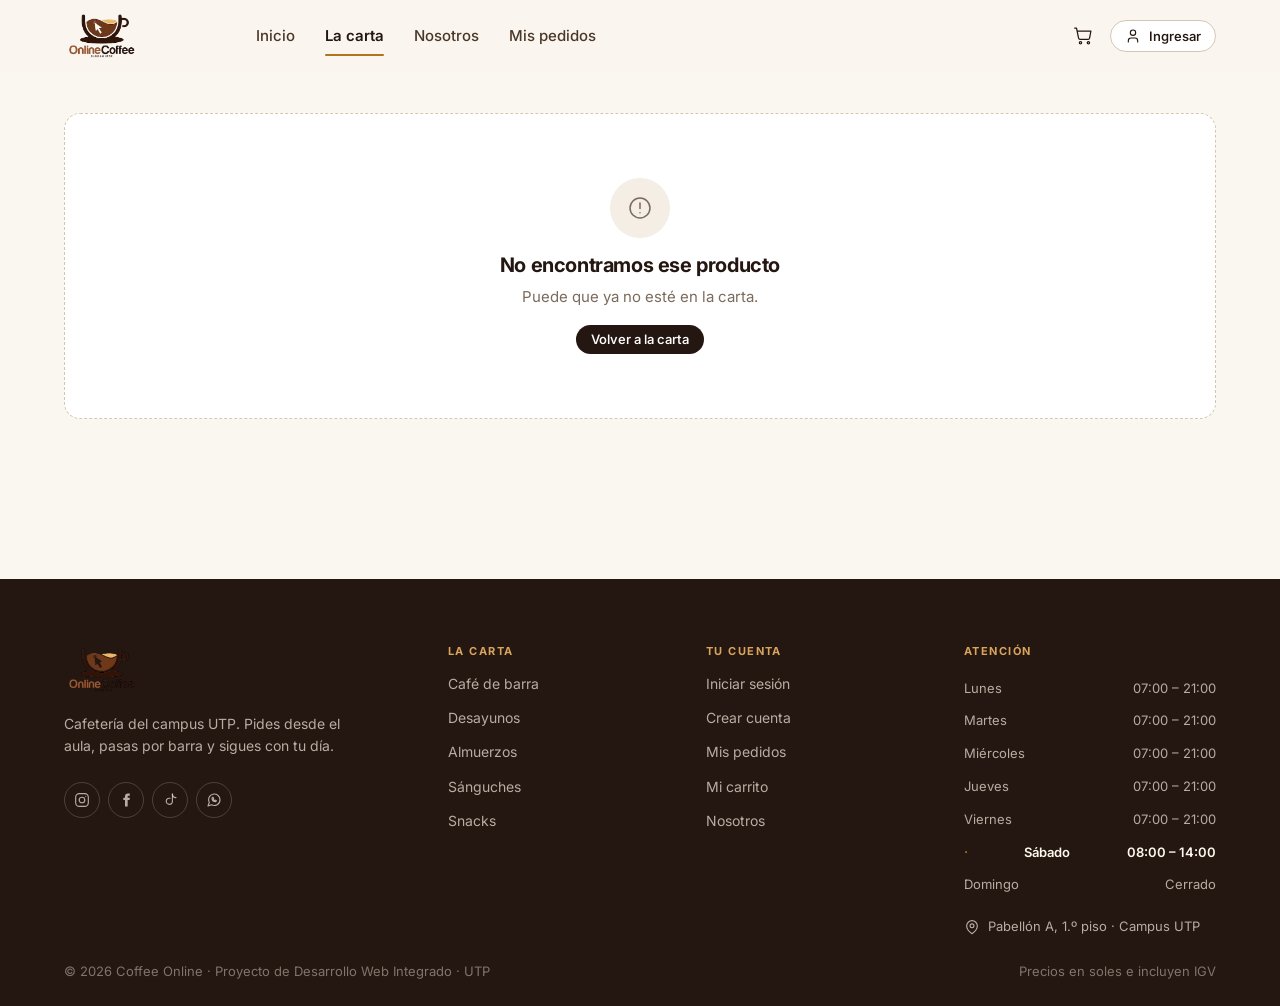
<file: producto/producto.html>
<!DOCTYPE html>
<html lang="es">
<head>
<meta charset="UTF-8">
<meta name="viewport" content="width=device-width, initial-scale=1">
<title>Producto · Coffee Online</title>
<link rel="icon" href="data:image/svg+xml,%3Csvg xmlns='http://www.w3.org/2000/svg' viewBox='0 0 48 48'%3E%3Crect width='48' height='48' rx='11' fill='%23241610'/%3E%3Cg transform='translate(4,3) scale(0.82)' fill='none' stroke='%23D9A45B' stroke-linecap='round'%3E%3Cpath fill='%23D9A45B' fill-rule='evenodd' d='M6.5 14.5h29v9.2A14.5 14.5 0 0 1 21 38.2 14.5 14.5 0 0 1 6.5 23.7Z M17.4 19.4v13.1l3.3-3.3 2.3 5.1 2.9-1.3-2.3-5 4.7-.3Z'/%3E%3Cpath stroke-width='3' d='M36 18.6h2.3a5.4 5.4 0 0 1 0 10.8H36'/%3E%3Cpath stroke-width='3.4' d='M5.6 42.4h30.8'/%3E%3C/g%3E%3C/svg%3E">
<link rel="preconnect" href="https://fonts.googleapis.com">
<link rel="preconnect" href="https://fonts.gstatic.com" crossorigin>
<link href="https://fonts.googleapis.com/css2?family=Inter:wght@400;500;600;700;800&display=swap" rel="stylesheet">
<link rel="stylesheet" href="producto.css">
</head>
<body>
<script src="producto.js"></script>

<div id="cabecera"></div>

<main class="contenedor" style="padding-block:var(--s5) var(--s8)">
  <nav class="migas" id="miga"></nav>
  <div id="detalle"></div>

  <section class="seccion--compacta" id="seccion-sugerencias" hidden style="padding-top:var(--s8)">
    <div class="seccion-cabecera">
      <div>
        <p class="antetitulo">Para acompañar</p>
        <h2 style="font-size:1.625rem">También te puede gustar</h2>
      </div>
    </div>
    <div class="grid-productos" id="sugerencias"></div>
  </section>
</main>

<div id="pie"></div>

<script>
  CO.iniciar({ activo: 'carta' });

  var p = CO.producto(CO.param('id'));

  if (!p) {
    CO.qs('#detalle').innerHTML =
      '<div class="vacio">' +
        '<div class="vacio__icono">' + CO.icono('i-alert', 'icono--lg') + '</div>' +
        '<h3>No encontramos ese producto</h3>' +
        '<p class="atenuado mt-2">Puede que ya no esté en la carta.</p>' +
        '<a class="boton boton--primario boton--sm mt-4" href="../index/index.html#carta">Volver a la carta</a>' +
      '</div>';
  } else {
    document.title = p.nombre + ' · Coffee Online';
    var cat = CO.categoria(p.cat);

    CO.qs('#miga').innerHTML =
      '<a href="../index/index.html">Inicio</a>' + CO.icono('i-chev-right', 'icono--sm') +
      '<a href="../index/index.html#carta">La carta</a>' + CO.icono('i-chev-right', 'icono--sm') +
      '<a href="../index/index.html?cat=' + p.cat + '#carta">' + cat.nombre + '</a>' + CO.icono('i-chev-right', 'icono--sm') +
      '<span>' + CO.escapar(p.nombre) + '</span>';

    var etiquetas = '';
    if (p.destacado) etiquetas += '<span class="etiqueta etiqueta--ambar">' + CO.icono('i-star', 'icono--sm') + 'Favorito del campus</span>';
    if (p.nuevo)     etiquetas += '<span class="etiqueta etiqueta--salvia">Nuevo en carta</span>';
    etiquetas += '<span class="etiqueta">' + CO.icono(cat.icono, 'icono--sm') + cat.nombre + '</span>';

    var disponibilidad = !p.activo
      ? '<span class="etiqueta etiqueta--arcilla">Agotado por hoy</span>'
      : p.stock <= 12
        ? '<span class="etiqueta etiqueta--ambar">Quedan ' + p.stock + ' porciones</span>'
        : '<span class="etiqueta etiqueta--salvia">' + CO.icono('i-check', 'icono--sm') + 'Disponible ahora</span>';

    CO.qs('#detalle').innerHTML =
      '<div class="grid-2" style="gap:56px;align-items:start">' +

        '<div style="border-radius:var(--r-xl);overflow:hidden;border:1px solid var(--line);aspect-ratio:4/3;background:var(--surface-2)">' +
          CO.miniatura(p).replace('<img', '<img style="width:100%;height:100%;object-fit:cover"') +
        '</div>' +

        '<div>' +
          '<div class="fila fila--ajustar gap-2 mb-4">' + etiquetas + '</div>' +
          '<h1 style="font-size:2.5rem">' + CO.escapar(p.nombre) + '</h1>' +
          '<p class="intro mt-4">' + CO.escapar(p.desc) + '</p>' +

          '<div class="fila gap-4 mt-5" style="align-items:baseline">' +
            '<span class="price" style="font-size:2rem">' + CO.money(p.precio) + '</span>' +
            disponibilidad +
          '</div>' +

          '<div class="panel mt-6">' +
            '<div class="fila fila--entre fila--ajustar gap-4">' +
              '<div>' +
                '<p class="campo__etiqueta" style="margin-bottom:8px">Cantidad</p>' +
                '<div class="cantidad">' +
                  '<button class="boton-icono boton-icono--sm" id="menos" aria-label="Quitar uno">' + CO.icono('i-minus', 'icono--sm') + '</button>' +
                  '<span class="cantidad__valor" id="cantidad">1</span>' +
                  '<button class="boton-icono boton-icono--sm" id="mas" aria-label="Agregar uno">' + CO.icono('i-plus', 'icono--sm') + '</button>' +
                '</div>' +
              '</div>' +
              '<div class="derecha">' +
                '<p class="diminuto atenuado">Importe</p>' +
                '<p class="price" style="font-size:1.5rem" id="importe">' + CO.money(p.precio) + '</p>' +
              '</div>' +
            '</div>' +

            '<div class="fila gap-2 mt-5">' +
              (p.activo
                ? '<button class="boton boton--primario boton--lg" id="btn-agregar" style="flex:1">' +
                    CO.icono('i-cart', 'icono--sm') + 'Agregar al pedido</button>' +
                  '<a class="boton boton--fantasma boton--lg" href="../carrito/carrito.html">Ver mi pedido</a>'
                : '<button class="boton boton--primario boton--lg boton--bloque" disabled>Agotado por hoy</button>') +
            '</div>' +
          '</div>' +

          '<ul class="pila mt-6 pequeno atenuado">' +
            '<li class="fila gap-2">' + CO.icono('i-clock', 'icono--sm') + 'Preparación aproximada: 8 a 12 minutos.</li>' +
            '<li class="fila gap-2">' + CO.icono('i-pin', 'icono--sm')   + 'Recojo en barra (Pabellón A) o entrega dentro del campus.</li>' +
            '<li class="fila gap-2">' + CO.icono('i-wallet', 'icono--sm')+ 'Pagas al recoger: Yape, Plin, tarjeta o efectivo.</li>' +
          '</ul>' +
        '</div>' +
      '</div>';

    /* Selector de cantidad */
    var cantidad = 1;
    function refrescar() {
      CO.qs('#cantidad').textContent = cantidad;
      CO.qs('#importe').textContent = CO.money(p.precio * cantidad);
    }
    var btnMenos = CO.qs('#menos'), btnMas = CO.qs('#mas'), btnAgregar = CO.qs('#btn-agregar');
    if (btnMenos) btnMenos.addEventListener('click', function () { if (cantidad > 1) { cantidad--; refrescar(); } });
    if (btnMas)   btnMas.addEventListener('click',   function () { if (cantidad < 20) { cantidad++; refrescar(); } });
    if (btnAgregar) btnAgregar.addEventListener('click', function () {
      CO.agregar(p.id, cantidad);
      CO.toast(cantidad + ' × ' + p.nombre + ' en tu pedido');
    });

    /* Sugerencias de la misma categoría */
    var sugeridos = CO.productos().filter(function (x) {
      return x.cat === p.cat && x.id !== p.id && x.activo;
    }).slice(0, 4);

    if (sugeridos.length) {
      CO.qs('#seccion-sugerencias').hidden = false;
      CO.qs('#sugerencias').innerHTML = sugeridos.map(CO.tarjetaProducto).join('');
      MOV.escalonar('#sugerencias', 70, 'pop');
    }
  }

  MOV.revelar();
  MOV.detalles();
  MOV.anclas();
</script>
</body>
</html>
</file>
<file: index/index.css>
/* =========================================================================
   Coffee Online — Cafetería Universitaria
   Hoja de estilos principal
   ========================================================================= */

/* ---------- 1. Tokens ---------- */
:root {
  /* Tinta */
  --ink:          #241610;
  --ink-2:        #4A3728;
  --ink-3:        #7C6A5B;
  --ink-4:        #A29485;

  /* Superficies */
  --cream:        #FAF6F0;
  --surface:      #FFFFFF;
  --surface-2:    #F4EEE5;
  --surface-3:    #EBE2D5;

  /* Líneas */
  --line:         #E7DDCF;
  --line-strong:  #D5C6B2;

  /* Acento */
  --amber:        #B0741C;
  --amber-ink:    #8A5A12;
  --amber-soft:   #F7EAD3;

  /* Semánticos */
  --sage:         #4F6F52;
  --sage-soft:    #E4EDE2;
  --clay:         #A8412A;
  --clay-soft:    #F6E3DE;
  --slate:        #3F5B72;
  --slate-soft:   #E3EAF0;

  /* Espaciado */
  --s1: 4px;  --s2: 8px;  --s3: 12px; --s4: 16px;
  --s5: 24px; --s6: 32px; --s7: 48px; --s8: 64px; --s9: 96px;

  /* Radios */
  --r-sm: 6px; --r: 10px; --r-lg: 16px; --r-xl: 24px; --r-full: 999px;

  /* Sombras (cálidas, no grises) */
  --sh-1: 0 1px 2px rgba(36, 22, 16, .06);
  --sh-2: 0 2px 8px rgba(36, 22, 16, .07);
  --sh-3: 0 8px 28px rgba(36, 22, 16, .10);
  --sh-4: 0 20px 56px rgba(36, 22, 16, .16);

  /* Tipografía — un único tipo de letra en todo el sitio */
  --font-display: 'Inter', system-ui, -apple-system, 'Segoe UI', Roboto, sans-serif;
  --font-ui:      'Inter', system-ui, -apple-system, 'Segoe UI', Roboto, sans-serif;

  --maxw: 1200px;
  --header-h: 72px;
}

/* ---------- 2. Reset ---------- */
*, *::before, *::after { box-sizing: border-box; }
* { margin: 0; padding: 0; }

html { -webkit-text-size-adjust: 100%; scroll-behavior: smooth; }

body {
  font-family: var(--font-ui);
  font-size: 15px;
  line-height: 1.6;
  color: var(--ink-2);
  background: var(--cream);
  -webkit-font-smoothing: antialiased;
  -moz-osx-font-smoothing: grayscale;
}

img, svg, video { display: block; max-width: 100%; }
img { height: auto; }
button, input, select, textarea { font: inherit; color: inherit; }
button { background: none; border: none; cursor: pointer; }
a { color: inherit; text-decoration: none; }
ul, ol { list-style: none; }
table { border-collapse: collapse; width: 100%; }

:focus-visible {
  outline: 2px solid var(--amber);
  outline-offset: 2px;
  border-radius: var(--r-sm);
}

/* ---------- 3. Tipografía ---------- */
h1, h2, h3, h4 {
  font-family: var(--font-display);
  color: var(--ink);
  font-weight: 700;
  line-height: 1.15;
  letter-spacing: -.02em;
}
h1 { font-size: clamp(2rem, 4.2vw, 3.25rem); }
h2 { font-size: clamp(1.5rem, 2.8vw, 2.15rem); }
h3 { font-size: 1.25rem; }
h4 { font-size: 1.0625rem; }

.antetitulo {
  font-family: var(--font-ui);
  font-size: .6875rem;
  font-weight: 600;
  letter-spacing: .14em;
  text-transform: uppercase;
  color: var(--amber-ink);
}
.intro { font-size: 1.0625rem; color: var(--ink-3); max-width: 62ch; }
.atenuado { color: var(--ink-3); }
.pequeno { font-size: .8125rem; }
.diminuto  { font-size: .75rem; }
.numero   { font-variant-numeric: tabular-nums; }
.centro { text-align: center; }
.derecha  { text-align: right; }

/* ---------- 4. Layout ---------- */
.contenedor {
  width: 100%;
  max-width: var(--maxw);
  margin-inline: auto;
  padding-inline: var(--s5);
}
.seccion { padding-block: var(--s8); }
.seccion--compacta { padding-block: var(--s7); }
.pila > * + * { margin-top: var(--s3); }
.fila { display: flex; align-items: center; gap: var(--s3); }
.fila--entre { justify-content: space-between; }
.fila--ajustar { flex-wrap: wrap; }
.espaciador { flex: 1; }

.seccion-cabecera {
  display: flex;
  align-items: flex-end;
  justify-content: space-between;
  gap: var(--s5);
  margin-bottom: var(--s6);
  flex-wrap: wrap;
}

/* ---------- 5. Iconos ---------- */
.icono {
  width: 20px; height: 20px;
  flex: none;
  fill: none;
  stroke: currentColor;
  stroke-width: 1.5;
  stroke-linecap: round;
  stroke-linejoin: round;
}
.icono--sm { width: 16px; height: 16px; stroke-width: 1.7; }
.icono--lg { width: 26px; height: 26px; stroke-width: 1.4; }
.icono--xl { width: 34px; height: 34px; stroke-width: 1.2; }

/* ---------- 6. Botones ---------- */
.boton {
  display: inline-flex;
  align-items: center;
  justify-content: center;
  gap: var(--s2);
  padding: 11px 20px;
  border-radius: var(--r-full);
  font-size: .9375rem;
  font-weight: 550;
  line-height: 1;
  border: 1px solid transparent;
  transition: background .18s, color .18s, border-color .18s, transform .12s, box-shadow .18s;
  white-space: nowrap;
}
.boton:active { transform: translateY(1px); }
.boton:disabled { opacity: .45; pointer-events: none; }

.boton--primario { background: var(--ink); color: #fff; }
.boton--primario:hover { background: #3B2418; box-shadow: var(--sh-2); }

.btn--accent { background: var(--amber-ink); color: #fff; }
.btn--accent:hover { background: #744B0D; box-shadow: var(--sh-2); }

.boton--fantasma { border-color: var(--line-strong); color: var(--ink); background: var(--surface); }
.boton--fantasma:hover { border-color: var(--ink); background: var(--surface-2); }

.boton--discreto { color: var(--ink-2); padding-inline: 12px; }
.boton--discreto:hover { background: var(--surface-2); color: var(--ink); }

.boton--peligro { color: var(--clay); border-color: transparent; }
.boton--peligro:hover { background: var(--clay-soft); }

.boton--sm { padding: 7px 14px; font-size: .8125rem; }
.boton--lg { padding: 14px 28px; font-size: 1rem; }
.boton--bloque { width: 100%; }

/* Botón circular (iconos de cabecera, +/- de cantidad) */
.boton-icono {
  width: 38px; height: 38px;
  display: inline-flex; align-items: center; justify-content: center;
  border-radius: var(--r-full);
  color: var(--ink);
  transition: background .18s, color .18s;
  position: relative;
}
.boton-icono:hover { background: var(--surface-2); }
.boton-icono--contorno { border: 1px solid var(--line-strong); }
.boton-icono--contorno:hover { border-color: var(--ink); }
.boton-icono--sm { width: 30px; height: 30px; }

/* ---------- 7. Formularios ---------- */
.campo { display: block; margin-bottom: var(--s4); }
.campo__etiqueta {
  display: block;
  font-size: .8125rem;
  font-weight: 550;
  color: var(--ink-2);
  margin-bottom: 6px;
}
.campo__ayuda { font-size: .75rem; color: var(--ink-3); margin-top: 5px; }
.campo__error { font-size: .75rem; color: var(--clay); margin-top: 5px; display: none; }
.campo.is-invalid .campo__error { display: block; }
.campo.is-invalid .input, .campo.is-invalid .select { border-color: var(--clay); }

.input, .select, .textarea {
  width: 100%;
  padding: 11px 14px;
  background: var(--surface);
  border: 1px solid var(--line-strong);
  border-radius: var(--r);
  font-size: .9375rem;
  color: var(--ink);
  transition: border-color .18s, box-shadow .18s;
}
.input::placeholder, .textarea::placeholder { color: var(--ink-4); }
.input:focus, .select:focus, .textarea:focus {
  outline: none;
  border-color: var(--amber);
  box-shadow: 0 0 0 3px var(--amber-soft);
}
.textarea { resize: vertical; min-height: 88px; line-height: 1.5; }
.select {
  appearance: none;
  background-image: url("data:image/svg+xml,%3Csvg xmlns='http://www.w3.org/2000/svg' width='16' height='16' viewBox='0 0 24 24' fill='none' stroke='%237C6A5B' stroke-width='2' stroke-linecap='round' stroke-linejoin='round'%3E%3Cpath d='m6 9 6 6 6-6'/%3E%3C/svg%3E");
  background-repeat: no-repeat;
  background-position: right 12px center;
  padding-right: 38px;
  cursor: pointer;
}

/* Campo con icono a la izquierda */
.campo--icono { position: relative; }
.campo--icono .input { padding-left: 42px; }
.campo--icono .campo__icono {
  position: absolute;
  left: 14px;
  top: 50%;
  transform: translateY(-50%);
  color: var(--ink-4);
  pointer-events: none;
}
.campo--icono .campo__etiqueta + .input + .campo__icono,
.campo--icono .campo__etiqueta ~ .campo__icono { top: auto; bottom: 12px; transform: none; }

/* Buscador */
.buscador { position: relative; }
.buscador .input { padding-left: 42px; border-radius: var(--r-full); }
.buscador__icono {
  position: absolute; left: 15px; top: 50%; transform: translateY(-50%);
  color: var(--ink-3); pointer-events: none;
}

/* Radios / checks como tarjeta */
.opcion {
  display: flex;
  align-items: flex-start;
  gap: var(--s3);
  padding: 14px 16px;
  border: 1px solid var(--line-strong);
  border-radius: var(--r);
  background: var(--surface);
  cursor: pointer;
  transition: border-color .18s, background .18s;
}
.opcion:hover { border-color: var(--ink-4); }
.opcion input { margin-top: 3px; accent-color: var(--amber-ink); flex: none; }
.opcion:has(input:checked) { border-color: var(--amber); background: var(--amber-soft); }
.opcion__titulo { font-weight: 550; color: var(--ink); font-size: .9375rem; }
.opcion__descripcion  { font-size: .8125rem; color: var(--ink-3); }

/* ---------- 8. Cabecera ---------- */
.cabecera-sitio {
  position: sticky;
  top: 0;
  z-index: 60;
  background: rgba(250, 246, 240, .88);
  backdrop-filter: saturate(1.4) blur(10px);
  border-bottom: 1px solid transparent;
  transition: box-shadow .25s ease, border-color .25s ease;
}
.cabecera-sitio.is-scrolled {
  border-color: var(--line);
  box-shadow: var(--sh-2);
}
.cabecera-sitio__barra {
  height: var(--header-h);
  display: flex;
  align-items: center;
  gap: var(--s5);
}

.marca { display: flex; align-items: center; gap: 10px; flex: none; }
.marca__simbolo {
  width: 40px; height: 40px;
  border-radius: 12px;
  background: var(--ink);
  color: #D9A45B;
  display: grid; place-items: center;
  flex: none;
  transition: transform .35s cubic-bezier(.34, 1.4, .5, 1);
}
.marca:hover .marca__simbolo { transform: rotate(-6deg) scale(1.05); }
.marca__simbolo .icono { width: 26px; height: 26px; }
.marca__nombre {
  font-family: var(--font-display);
  font-size: 1.1875rem;
  font-weight: 600;
  color: var(--ink);
  letter-spacing: -.02em;
  line-height: 1.05;
}
.marca__etiqueta {
  display: block;
  font-family: var(--font-ui);
  font-size: .625rem;
  font-weight: 600;
  letter-spacing: .12em;
  text-transform: uppercase;
  color: var(--ink-3);
}

.menu { display: flex; align-items: center; gap: 2px; }
.menu__enlace {
  position: relative;
  padding: 10px 14px;
  font-size: .9375rem;
  font-weight: 500;
  color: var(--ink-2);
  transition: color .22s;
}
.menu__enlace:hover { color: var(--ink); }
.menu__enlace.is-active { color: var(--ink); font-weight: 600; }

/* Subrayado que se dibuja de izquierda a derecha al pasar el cursor */
.menu__enlace::after {
  content: '';
  position: absolute;
  left: 14px; right: 14px; bottom: 2px;
  height: 2px;
  border-radius: 2px;
  background: var(--amber);
  transform: scaleX(0);
  transform-origin: left center;
  transition: transform .6s cubic-bezier(.65, 0, .35, 1);
}
.menu__enlace:hover::after,
.menu__enlace:focus-visible::after,
.menu__enlace.is-active::after { transform: scaleX(1); }

/* Al salir, el trazo se retira hacia la derecha en vez de rebotar */
.menu__enlace:not(:hover)::after { transform-origin: right center; }
.menu__enlace.is-active:not(:hover)::after { transform-origin: left center; }

.cabecera-acciones { display: flex; align-items: center; gap: var(--s2); margin-left: auto; }

.insignia-conteo {
  position: absolute;
  top: 1px; right: 1px;
  min-width: 18px; height: 18px;
  padding: 0 5px;
  border-radius: var(--r-full);
  background: var(--amber-ink);
  color: #fff;
  font-size: .625rem;
  font-weight: 700;
  display: grid; place-items: center;
  border: 2px solid var(--cream);
}
.insignia-conteo[data-conteo="0"] { display: none; }

.menu-alternar { display: none; }

/* Menú de usuario */
.menu-usuario { position: relative; }
.menu-usuario__panel {
  position: absolute;
  right: 0; top: calc(100% + 10px);
  min-width: 232px;
  background: var(--surface);
  border: 1px solid var(--line);
  border-radius: var(--r-lg);
  box-shadow: var(--sh-3);
  padding: var(--s2);
  display: none;
}
.menu-usuario.is-open .menu-usuario__panel { display: block; }
.menu-usuario__cabecera { padding: 10px 12px 12px; border-bottom: 1px solid var(--line); margin-bottom: var(--s2); }
.menu-usuario__nombre { font-weight: 600; color: var(--ink); }
.menu-usuario__elemento {
  display: flex; align-items: center; gap: 10px;
  width: 100%;
  padding: 9px 12px;
  border-radius: var(--r-sm);
  font-size: .875rem;
  color: var(--ink-2);
  text-align: left;
}
.menu-usuario__elemento:hover { background: var(--surface-2); color: var(--ink); }
.menu-usuario__elemento--peligro { color: var(--clay); }
.menu-usuario__elemento--peligro:hover { background: var(--clay-soft); }

.avatar {
  width: 34px; height: 34px;
  border-radius: var(--r-full);
  background: var(--amber-soft);
  color: var(--amber-ink);
  display: grid; place-items: center;
  font-size: .8125rem;
  font-weight: 700;
  flex: none;
  border: 1px solid var(--line-strong);
}

/* ---------- 9. Hero ---------- */
.hero {
  position: relative;
  overflow: hidden;
  background: var(--ink);
  color: #F2E9DD;
}
.hero__bg {
  position: absolute; inset: 0;
  background:
    radial-gradient(120% 90% at 78% 15%, rgba(176,116,28,.30), transparent 58%),
    linear-gradient(180deg, #2E1C13 0%, #1B100A 100%);
}
.hero__grain {
  position: absolute; inset: 0;
  opacity: .5;
  background-image:
    repeating-linear-gradient(115deg, rgba(255,255,255,.022) 0 1px, transparent 1px 5px);
}
.hero__inner {
  position: relative;
  display: grid;
  grid-template-columns: 1.05fr .95fr;
  gap: var(--s8);
  align-items: center;
  padding-block: var(--s9);
}
.hero h1 { color: #FFF8EE; }
.hero .antetitulo { color: #D9A45B; }
.hero__text { font-size: 1.0625rem; color: rgba(242,233,221,.76); max-width: 46ch; margin-top: var(--s4); }
.hero__cta { display: flex; gap: var(--s3); flex-wrap: wrap; margin-top: var(--s6); }
.hero .boton--primario { background: var(--amber); color: #241610; }
.hero .boton--primario:hover { background: #C8862B; }
.hero .boton--fantasma { background: transparent; border-color: rgba(242,233,221,.3); color: #F2E9DD; }
.hero .boton--fantasma:hover { border-color: #F2E9DD; background: rgba(255,255,255,.06); }

.hero__stats {
  display: flex;
  gap: var(--s7);
  margin-top: var(--s7);
  padding-top: var(--s5);
  border-top: 1px solid rgba(242,233,221,.16);
}
.hero__stat b {
  display: block;
  font-family: var(--font-display);
  font-size: 1.75rem;
  color: #FFF8EE;
  font-weight: 600;
}
.hero__stat span { font-size: .8125rem; color: rgba(242,233,221,.6); }

/* Collage de imágenes del hero */
.hero__art { position: relative; height: 440px; }
.hero__art figure {
  position: absolute;
  border-radius: var(--r-lg);
  overflow: hidden;
  box-shadow: var(--sh-4);
  border: 1px solid rgba(255,255,255,.10);
}
.hero__art img { width: 100%; height: 100%; object-fit: cover; }
.hero__art .a1 { width: 62%; height: 74%; top: 0; right: 0; }
.hero__art .a2 { width: 48%; height: 52%; bottom: 0; left: 0; }
.hero__art .a3 { width: 38%; height: 34%; bottom: 8%; right: 12%; }

.hero__chip {
  position: absolute;
  left: 42%; top: 6%;
  background: var(--cream);
  color: var(--ink);
  border-radius: var(--r-full);
  padding: 8px 16px 8px 10px;
  display: flex; align-items: center; gap: 8px;
  font-size: .8125rem;
  font-weight: 600;
  box-shadow: var(--sh-3);
  z-index: 2;
}
.hero__chip .dot {
  width: 8px; height: 8px; border-radius: 50%;
  background: var(--sage);
  box-shadow: 0 0 0 3px var(--sage-soft);
}

/* ---------- 10. Tarjetas de producto ---------- */
.grid-productos {
  display: grid;
  grid-template-columns: repeat(auto-fill, minmax(232px, 1fr));
  gap: var(--s5);
}

.tarjeta {
  background: var(--surface);
  border: 1px solid var(--line);
  border-radius: var(--r-lg);
  overflow: hidden;
  display: flex;
  flex-direction: column;
  transition: border-color .4s ease, box-shadow .4s ease, transform .4s cubic-bezier(.22, .61, .36, 1);
}
/* [data-revelar="pop"] trae su propia transición para la animación de
   aparición y, por especificidad, le gana a la de arriba una vez que la
   tarjeta ya es visible — así que se retoma acá, y solo para el estado
   de reposo (no toca la entrada, que debe seguir siendo rápida). */
.tarjeta.is-visible {
  transition: border-color .4s ease, box-shadow .4s ease, transform .4s cubic-bezier(.22, .61, .36, 1) !important;
}
.tarjeta:hover {
  border-color: var(--amber-ink);
  box-shadow: 0 22px 42px -10px rgba(138, 90, 18, .38), 0 8px 18px rgba(138, 90, 18, .16);
  transform: translateY(-8px);
}

.tarjeta__medio {
  position: relative;
  aspect-ratio: 4 / 3;
  background: var(--surface-2);
  overflow: hidden;
  display: block;
}
.tarjeta__medio img {
  width: 100%; height: 100%;
  object-fit: cover;
  transition: transform .45s ease;
}
.tarjeta:hover .tarjeta__medio img { transform: scale(1.045); }

/* Mosaico de marca para los productos que todavía no tienen foto.
   Cada categoría tiene su propio tono, así la carta no se ve repetida. */
.imagen-alterna {
  width: 100%; height: 100%;
  position: relative;
  display: grid; place-items: center;
  background: radial-gradient(88% 78% at 32% 22%, #F3E7D5, #E2D2BA);
  color: #9A7B4F;
  overflow: hidden;
}
.imagen-alterna--cafe       { background: radial-gradient(88% 78% at 32% 22%, #574033, #2E1D14); color: #C4924F; }
.imagen-alterna--desayunos  { background: radial-gradient(88% 78% at 32% 22%, #F6E7C9, #E0C79D); color: #8A6A3C; }
.imagen-alterna--almuerzos  { background: radial-gradient(88% 78% at 32% 22%, #EED5BC, #D3AC89); color: #79523A; }
.imagen-alterna--sandwiches { background: radial-gradient(88% 78% at 32% 22%, #F2E6CD, #DCC79E); color: #83683F; }
.imagen-alterna--snacks     { background: radial-gradient(88% 78% at 32% 22%, #EFE7D8, #D8C9B1); color: #7C6A50; }
.imagen-alterna--postres    { background: radial-gradient(88% 78% at 32% 22%, #F6E1DA, #E2BFB4); color: #8A5749; }
.imagen-alterna--bebidas    { background: radial-gradient(88% 78% at 32% 22%, #F9E7C4, #EAC98F); color: #8A6220; }
.imagen-alterna span {
  font-family: var(--font-display);
  font-size: 2rem;
  font-weight: 600;
  letter-spacing: .02em;
  opacity: .8;
}
.imagen-alterna .icono {
  width: 34%; height: 34%;
  opacity: .62;
  stroke-width: 1.05;
  position: relative;
  z-index: 1;
  transition: transform .5s cubic-bezier(.22, .61, .36, 1);
}
.tarjeta:hover .imagen-alterna .icono { transform: scale(1.1) rotate(-4deg); }

/* Trama diagonal muy tenue: le da textura para que no parezca un hueco */
.imagen-alterna::after {
  content: '';
  position: absolute;
  inset: 0;
  background: repeating-linear-gradient(48deg, rgba(255,255,255,.13) 0 2px, transparent 2px 11px);
  pointer-events: none;
}

.tarjeta__cuerpo {
  padding: 14px 16px 16px;
  display: flex;
  flex-direction: column;
  gap: 4px;
  flex: 1;
}
.tarjeta__nombre {
  font-family: var(--font-display);
  font-size: 1.0625rem;
  font-weight: 600;
  color: var(--ink);
  line-height: 1.25;
}
.tarjeta__descripcion {
  font-size: .8125rem;
  color: var(--ink-3);
  line-height: 1.45;
  display: -webkit-box;
  -webkit-line-clamp: 2;
  -webkit-box-orient: vertical;
  overflow: hidden;
}
.tarjeta__pie {
  display: flex;
  align-items: center;
  justify-content: space-between;
  gap: var(--s3);
  margin-top: auto;
  padding-top: var(--s3);
}
.price {
  font-family: var(--font-display);
  font-size: 1.125rem;
  font-weight: 600;
  color: var(--ink);
  font-variant-numeric: tabular-nums;
}
.price small { font-family: var(--font-ui); font-size: .6875rem; font-weight: 600; color: var(--ink-3); }

.tarjeta__agregar {
  width: 36px; height: 36px;
  border-radius: var(--r-full);
  background: var(--ink);
  color: var(--cream);
  display: grid; place-items: center;
  transition: background .18s, transform .18s;
  flex: none;
}
.tarjeta__agregar:hover { background: var(--amber-ink); transform: scale(1.06); }
.tarjeta__agregar.is-added { background: var(--sage); }

/* Etiquetas sobre la imagen */
.etiqueta {
  display: inline-flex;
  align-items: center;
  gap: 5px;
  padding: 4px 10px;
  border-radius: var(--r-full);
  font-size: .6875rem;
  font-weight: 650;
  letter-spacing: .02em;
  background: var(--surface-2);
  color: var(--ink-2);
  border: 1px solid var(--line);
}
.etiqueta--flotante { position: absolute; top: 10px; left: 10px; background: var(--cream); box-shadow: var(--sh-1); }
.etiqueta--ambar { background: var(--amber-soft); color: var(--amber-ink); border-color: #E8D3AE; }
.etiqueta--salvia  { background: var(--sage-soft);  color: var(--sage);      border-color: #CBDCC7; }
.etiqueta--arcilla  { background: var(--clay-soft);  color: var(--clay);      border-color: #EDCFC7; }
.etiqueta--pizarra { background: var(--slate-soft); color: var(--slate);     border-color: #CBD9E4; }
.etiqueta--tinta   { background: var(--ink);        color: var(--cream);     border-color: var(--ink); }

/* ---------- 11. Filtros de la carta ---------- */
.estructura-menu {
  display: grid;
  grid-template-columns: 224px 1fr;
  gap: var(--s7);
  align-items: start;
}
/* Sin esto, un hijo de grid crece hasta el ancho de su contenido
   y provoca scroll horizontal en pantallas chicas. */
.estructura-menu > *,
.grid-2 > *, .grid-3 > *, .grid-4 > * { min-width: 0; }
.filtros { position: sticky; top: calc(var(--header-h) + var(--s5)); }
.filtros__grupo + .filtros__grupo { margin-top: var(--s6); }
.filtros__titulo {
  font-size: .6875rem;
  font-weight: 700;
  letter-spacing: .12em;
  text-transform: uppercase;
  color: var(--ink-3);
  margin-bottom: var(--s3);
}
.filtros__lista { display: flex; flex-direction: column; gap: 1px; }
.filtros__elemento {
  display: flex;
  align-items: center;
  gap: 10px;
  width: 100%;
  padding: 9px 12px;
  border-radius: var(--r);
  font-size: .9375rem;
  color: var(--ink-2);
  text-align: left;
  transition: background .16s, color .16s;
}
.filtros__elemento:hover { background: var(--surface-2); color: var(--ink); }
.filtros__elemento.is-active { background: var(--ink); color: var(--cream); font-weight: 550; }
.filtros__elemento.is-active .filtros__conteo { color: rgba(250,246,240,.6); }
.filtros__conteo { margin-left: auto; font-size: .75rem; color: var(--ink-4); font-variant-numeric: tabular-nums; }

.chips { display: flex; gap: var(--s2); flex-wrap: wrap; }
.chip {
  padding: 7px 15px;
  border-radius: var(--r-full);
  border: 1px solid var(--line-strong);
  background: var(--surface);
  font-size: .8125rem;
  font-weight: 550;
  color: var(--ink-2);
  transition: all .16s;
  white-space: nowrap;
}
.chip:hover { border-color: var(--ink-4); }
.chip.is-active { background: var(--ink); border-color: var(--ink); color: var(--cream); }

.barra-herramientas {
  display: flex;
  align-items: center;
  gap: var(--s3);
  flex-wrap: wrap;
  margin-bottom: var(--s5);
  padding-bottom: var(--s5);
  border-bottom: 1px solid var(--line);
}
.barra-herramientas .buscador { flex: 1; min-width: 220px; }

/* ---------- 12. Tarjetas genéricas / paneles ---------- */
.panel {
  background: var(--surface);
  border: 1px solid var(--line);
  border-radius: var(--r-lg);
  padding: var(--s5);
}
.panel--ajustado { padding: 0; overflow: hidden; }
.panel__cabecera {
  display: flex; align-items: center; justify-content: space-between;
  gap: var(--s4);
  padding: var(--s4) var(--s5);
  border-bottom: 1px solid var(--line);
}
.panel__titulo { font-family: var(--font-display); font-size: 1.0625rem; font-weight: 600; color: var(--ink); }
.panel__cuerpo { padding: var(--s5); }

.panel-fijo { position: sticky; top: calc(var(--header-h) + var(--s5)); }

/* Lista clave-valor (resúmenes de compra) */
.resumen { display: flex; justify-content: space-between; gap: var(--s4); padding: 7px 0; font-size: .9375rem; }
.resumen dt { color: var(--ink-3); }
.resumen dd { font-variant-numeric: tabular-nums; color: var(--ink-2); font-weight: 500; }
.resumen--total {
  border-top: 1px solid var(--line);
  margin-top: var(--s3);
  padding-top: var(--s4);
}
.resumen--total dt { color: var(--ink); font-weight: 600; font-size: 1rem; }
.resumen--total dd { font-family: var(--font-display); font-size: 1.375rem; font-weight: 600; color: var(--ink); }

/* ---------- 13. Carrito ---------- */
.articulo {
  display: grid;
  grid-template-columns: 88px 1fr auto;
  gap: var(--s4);
  align-items: center;
  padding: var(--s4) 0;
  border-bottom: 1px solid var(--line);
}
.articulo:last-child { border-bottom: none; }
.articulo__medio {
  width: 88px; height: 72px;
  border-radius: var(--r);
  overflow: hidden;
  background: var(--surface-2);
  flex: none;
}
.articulo__medio img { width: 100%; height: 100%; object-fit: cover; }
.articulo__nombre { font-weight: 600; color: var(--ink); }

.cantidad {
  display: inline-flex;
  align-items: center;
  gap: 2px;
  border: 1px solid var(--line-strong);
  border-radius: var(--r-full);
  padding: 3px;
  background: var(--surface);
}
.cantidad__valor { min-width: 30px; text-align: center; font-weight: 600; font-variant-numeric: tabular-nums; font-size: .9375rem; }

/* ---------- 14. Estados vacíos ---------- */
.vacio {
  text-align: center;
  padding: var(--s8) var(--s5);
  border: 1px dashed var(--line-strong);
  border-radius: var(--r-lg);
  background: var(--surface);
}
.vacio__icono {
  width: 60px; height: 60px;
  border-radius: var(--r-full);
  background: var(--surface-2);
  color: var(--ink-3);
  display: grid; place-items: center;
  margin: 0 auto var(--s4);
}
.vacio h3 { margin-bottom: 6px; }

/* ---------- 15. Seguimiento de pedido ---------- */
.hitos { display: flex; gap: 0; margin: var(--s5) 0; }
.hito { flex: 1; text-align: center; position: relative; }
.hito::before {
  content: '';
  position: absolute;
  top: 17px; left: -50%;
  width: 100%; height: 2px;
  background: var(--line-strong);
}
.hito:first-child::before { display: none; }
.hito.is-done::before { background: var(--sage); }
.hito__punto {
  position: relative;
  width: 36px; height: 36px;
  margin: 0 auto 10px;
  border-radius: var(--r-full);
  background: var(--surface);
  border: 2px solid var(--line-strong);
  color: var(--ink-4);
  display: grid; place-items: center;
  z-index: 1;
}
.hito.is-done .hito__punto { background: var(--sage); border-color: var(--sage); color: #fff; }
.hito.is-current .hito__punto {
  border-color: var(--amber);
  color: var(--amber-ink);
  box-shadow: 0 0 0 4px var(--amber-soft);
}
.hito__etiqueta { font-size: .8125rem; font-weight: 550; color: var(--ink-2); }
.hito__hora  { font-size: .6875rem; color: var(--ink-4); }
.hito.is-pending .hito__etiqueta { color: var(--ink-4); font-weight: 400; }

/* ---------- 16. Tablas ---------- */
.tabla { font-size: .875rem; }
.tabla th {
  text-align: left;
  font-size: .6875rem;
  font-weight: 700;
  letter-spacing: .09em;
  text-transform: uppercase;
  color: var(--ink-3);
  padding: 12px var(--s4);
  border-bottom: 1px solid var(--line);
  white-space: nowrap;
  background: var(--surface-2);
}
.tabla td {
  padding: 13px var(--s4);
  border-bottom: 1px solid var(--line);
  color: var(--ink-2);
  vertical-align: middle;
}
.tabla tbody tr:last-child td { border-bottom: none; }
.tabla tbody tr:hover td { background: #FCFAF6; }
.tabla__numero { font-variant-numeric: tabular-nums; text-align: right; }
.tabla__desplazable { overflow-x: auto; }

.celda-producto { display: flex; align-items: center; gap: 11px; }
.celda-producto img,
.celda-producto .imagen-alterna {
  width: 42px; height: 42px;
  border-radius: 8px;
  object-fit: cover;
  flex: none;
}
.celda-producto .imagen-alterna span { font-size: 1rem; }
.celda-producto b { color: var(--ink); font-weight: 600; display: block; }

/* ---------- 17. Modal ---------- */
.modal {
  position: fixed; inset: 0;
  z-index: 200;
  display: none;
  align-items: center;
  justify-content: center;
  padding: var(--s5);
}
.modal.is-open { display: flex; }
.modal__fondo { position: absolute; inset: 0; background: rgba(28, 17, 11, .5); backdrop-filter: blur(3px); }
.modal__caja {
  position: relative;
  width: 100%;
  max-width: 540px;
  max-height: 88vh;
  overflow-y: auto;
  background: var(--cream);
  border-radius: var(--r-xl);
  box-shadow: var(--sh-4);
  animation: pop .22s ease;
}
@keyframes pop { from { opacity: 0; transform: translateY(12px) scale(.985); } }
.modal__cabecera {
  display: flex; align-items: center; justify-content: space-between;
  padding: var(--s5) var(--s5) var(--s4);
  border-bottom: 1px solid var(--line);
}
.modal__cuerpo { padding: var(--s5); }
.modal__pie {
  display: flex; justify-content: flex-end; gap: var(--s3);
  padding: var(--s4) var(--s5) var(--s5);
}

/* ---------- 18. Aviso (toast) ---------- */
.avisos {
  position: fixed;
  right: var(--s5); bottom: var(--s5);
  z-index: 300;
  display: flex; flex-direction: column; gap: var(--s2);
  pointer-events: none;
}
.aviso {
  display: flex; align-items: center; gap: 10px;
  padding: 12px 18px;
  background: var(--ink);
  color: #F5EDE2;
  border-radius: var(--r-full);
  box-shadow: var(--sh-4);
  font-size: .875rem;
  font-weight: 500;
  animation: slide-in .25s ease;
}
.aviso svg { color: #9FC79B; }
@keyframes slide-in { from { opacity: 0; transform: translateY(10px); } }

/* ---------- 19. Bloques de contenido (home) ---------- */
.caracteristica {
  display: flex;
  gap: var(--s4);
  padding: var(--s5);
  background: var(--surface);
  border: 1px solid var(--line);
  border-radius: var(--r-lg);
}
.caracteristica__icono {
  width: 44px; height: 44px;
  border-radius: 12px;
  background: var(--amber-soft);
  color: var(--amber-ink);
  display: grid; place-items: center;
  flex: none;
}
.caracteristica h4 { margin-bottom: 4px; }

.cat-tile {
  position: relative;
  display: block;
  aspect-ratio: 3 / 4;
  border-radius: var(--r-lg);
  overflow: hidden;
  background: var(--ink);
}
.cat-tile img {
  width: 100%; height: 100%;
  object-fit: cover;
  opacity: .72;
  transition: transform .5s ease, opacity .3s;
}
.cat-tile:hover img { transform: scale(1.06); opacity: .85; }
.cat-tile__veil { position: absolute; inset: 0; background: linear-gradient(180deg, transparent 35%, rgba(20,12,8,.82) 100%); }
.cat-tile__label {
  position: absolute;
  left: var(--s4); right: var(--s4); bottom: var(--s4);
  color: #FFF8EE;
  display: flex; align-items: center; justify-content: space-between; gap: var(--s3);
}
.cat-tile__label b { font-family: var(--font-display); font-size: 1.1875rem; font-weight: 600; }
.cat-tile__label span { font-size: .75rem; color: rgba(255,248,238,.7); display: block; }

/* Contenido principal + columna lateral. En una sola clase para que
   el punto de quiebre viva en la hoja de estilos y no en cada página. */
.dividido {
  display: grid;
  grid-template-columns: minmax(0, 1.7fr) minmax(0, 1fr);
  gap: 40px;
  align-items: start;
}
.dividido--admin { grid-template-columns: minmax(0, 1.5fr) minmax(0, 1fr); gap: var(--s5); }
@media (max-width: 980px) {
  .dividido, .dividido--admin { grid-template-columns: 1fr; gap: var(--s5); }
}

.grid-4 { display: grid; grid-template-columns: repeat(4, 1fr); gap: var(--s5); }
.grid-3 { display: grid; grid-template-columns: repeat(3, 1fr); gap: var(--s5); }
.grid-2 { display: grid; grid-template-columns: repeat(2, 1fr); gap: var(--s5); }

.franja {
  background: var(--ink);
  color: #EFE4D6;
  border-radius: var(--r-xl);
  padding: var(--s7);
}
.franja h2 { color: #FFF8EE; }

/* ---------- 20. Pie ---------- */
.pie-sitio {
  background: var(--ink);
  color: rgba(240,231,220,.72);
  margin-top: var(--s9);
  padding-block: var(--s8) var(--s5);
  font-size: .875rem;
}
.pie-sitio h5 {
  font-size: .6875rem;
  font-weight: 700;
  letter-spacing: .13em;
  text-transform: uppercase;
  color: #D9A45B;
  margin-bottom: var(--s3);
}
.pie-sitio a:hover { color: #FFF8EE; }
.pie-sitio .marca__nombre { color: #FFF8EE; }
.pie-sitio .marca__etiqueta { color: rgba(240,231,220,.5); }
.pie-sitio .marca__simbolo { background: rgba(255,255,255,.09); color: #D9A45B; }
.pie-sitio__cuadricula { display: grid; grid-template-columns: 1.6fr 1fr 1fr 1.2fr; gap: var(--s7); }
.pie-sitio__inferior {
  margin-top: var(--s5);
  display: flex; justify-content: space-between; gap: var(--s4); flex-wrap: wrap;
  font-size: .8125rem;
  color: rgba(240,231,220,.45);
}
.redes { display: flex; gap: var(--s2); }
.redes a {
  width: 36px; height: 36px;
  border-radius: var(--r-full);
  border: 1px solid rgba(240,231,220,.2);
  display: grid; place-items: center;
  transition: background .18s, border-color .18s;
}
.redes a:hover { background: rgba(255,255,255,.08); border-color: rgba(240,231,220,.45); }

/* ---------- 21. Autenticación ---------- */
.acceso {
  min-height: 100vh;
  display: grid;
  grid-template-columns: 1fr 1fr;
}
.acceso__lateral {
  position: relative;
  background: var(--ink);
  color: #F2E9DD;
  display: flex;
  flex-direction: column;
  justify-content: space-between;
  padding: var(--s7);
  overflow: hidden;
}
.acceso__lateral-fondo {
  position: absolute; inset: 0;
  background-size: cover;
  background-position: center;
  opacity: .3;
}
.acceso__lateral-velo {
  position: absolute; inset: 0;
  background: linear-gradient(150deg, rgba(30,17,11,.55), rgba(30,17,11,.92));
}
.acceso__lateral > * { position: relative; z-index: 1; }
.acceso__cita {
  font-family: var(--font-display);
  font-size: 1.75rem;
  line-height: 1.3;
  color: #FFF8EE;
  max-width: 22ch;
}
.acceso__principal {
  display: flex;
  align-items: center;
  justify-content: center;
  padding: var(--s7) var(--s5);
}
.acceso__tarjeta { width: 100%; max-width: 400px; }

.pestanas {
  display: flex;
  gap: 3px;
  padding: 4px;
  background: var(--surface-2);
  border-radius: var(--r-full);
  margin-bottom: var(--s6);
}
.pestanas__boton {
  flex: 1;
  padding: 9px;
  border-radius: var(--r-full);
  font-size: .875rem;
  font-weight: 600;
  color: var(--ink-3);
  transition: background .18s, color .18s;
}
.pestanas__boton.is-active { background: var(--surface); color: var(--ink); box-shadow: var(--sh-1); }

.separador {
  display: flex; align-items: center; gap: var(--s3);
  color: var(--ink-4);
  font-size: .75rem;
  margin: var(--s5) 0;
}
.separador::before, .separador::after { content: ''; flex: 1; height: 1px; background: var(--line); }

.alerta {
  display: flex; align-items: flex-start; gap: 10px;
  padding: 11px 14px;
  border-radius: var(--r);
  font-size: .8125rem;
  margin-bottom: var(--s4);
}
.alerta--error { background: var(--clay-soft); color: var(--clay); }
.alerta--ok    { background: var(--sage-soft); color: var(--sage); }
.alert--info  { background: var(--slate-soft); color: var(--slate); }
.alerta[hidden] { display: none; }

.caja-ayuda {
  background: var(--surface-2);
  border: 1px dashed var(--line-strong);
  border-radius: var(--r);
  padding: 12px 14px;
  font-size: .75rem;
  color: var(--ink-3);
  line-height: 1.6;
}
.caja-ayuda b { color: var(--ink-2); }
.caja-ayuda code {
  font-family: ui-monospace, 'Cascadia Code', Consolas, monospace;
  background: var(--surface);
  border: 1px solid var(--line);
  border-radius: 4px;
  padding: 1px 5px;
  font-size: .95em;
  color: var(--ink);
}

/* ---------- 22. Panel de administración ---------- */
.panel-admin { display: grid; grid-template-columns: 244px 1fr; min-height: 100vh; }

.barra-lateral {
  background: var(--ink);
  color: rgba(240,231,220,.72);
  padding: var(--s5) var(--s4);
  display: flex;
  flex-direction: column;
  gap: var(--s6);
  position: sticky;
  top: 0;
  height: 100vh;
  overflow-y: auto;
}
.barra-lateral .marca__nombre { color: #FFF8EE; font-size: 1.0625rem; }
.barra-lateral .marca__etiqueta  { color: #D9A45B; }
.barra-lateral .marca__simbolo { background: rgba(255,255,255,.1); color: #D9A45B; }
.barra-lateral__seccion + .barra-lateral__seccion { margin-top: var(--s5); }
.barra-lateral__titulo {
  font-size: .625rem; font-weight: 700; letter-spacing: .14em; text-transform: uppercase;
  color: rgba(240,231,220,.38);
  padding-inline: 12px;
  margin-bottom: 8px;
}
.barra-lateral__enlace {
  display: flex; align-items: center; gap: 11px;
  padding: 10px 12px;
  border-radius: var(--r);
  font-size: .875rem;
  font-weight: 500;
  transition: background .16s, color .16s;
}
.barra-lateral__enlace:hover { background: rgba(255,255,255,.07); color: #FFF8EE; }
.barra-lateral__enlace.is-active { background: var(--amber); color: #241610; font-weight: 600; }
.barra-lateral__pie { margin-top: auto; border-top: 1px solid rgba(240,231,220,.14); padding-top: var(--s4); }

.panel-admin__principal { min-width: 0; background: var(--cream); }
.panel-admin__barra-superior {
  position: sticky; top: 0; z-index: 40;
  display: flex; align-items: center; gap: var(--s4);
  padding: var(--s4) var(--s6);
  background: rgba(250,246,240,.92);
  backdrop-filter: blur(10px);
  border-bottom: 1px solid var(--line);
}
.panel-admin__contenido { padding: var(--s6); }
.titulo-pagina { font-size: 1.5rem; }

.estadistica {
  background: var(--surface);
  border: 1px solid var(--line);
  border-radius: var(--r-lg);
  padding: var(--s5);
}
.estadistica__etiqueta {
  font-size: .75rem; font-weight: 600; color: var(--ink-3);
  display: flex; align-items: center; gap: 7px;
  margin-bottom: 10px;
}
.estadistica__valor {
  font-family: var(--font-display);
  font-size: 2rem; font-weight: 600; color: var(--ink);
  line-height: 1; font-variant-numeric: tabular-nums;
}
.estadistica__cambio { font-size: .75rem; font-weight: 600; margin-top: 8px; display: flex; align-items: center; gap: 4px; }
.estadistica__cambio--sube   { color: var(--sage); }
.estadistica__cambio--baja { color: var(--clay); }

/* Gráfico de barras en CSS puro */
.grafico { display: flex; align-items: flex-end; gap: var(--s3); height: 208px; padding-top: var(--s4); }
.grafico__columna { flex: 1; display: flex; flex-direction: column; justify-content: flex-end; align-items: center; gap: 8px; height: 100%; }
.grafico__barra {
  width: 100%;
  max-width: 44px;
  border-radius: 6px 6px 2px 2px;
  background: linear-gradient(180deg, var(--amber) 0%, #8A5A12 100%);
  transition: opacity .18s;
  min-height: 4px;
}
.grafico__columna:hover .grafico__barra { opacity: .78; }
.grafico__etiqueta { font-size: .6875rem; color: var(--ink-3); font-weight: 550; }

.ranking-barras { display: flex; flex-direction: column; gap: var(--s4); }
.ranking-barras__fila { display: grid; grid-template-columns: 1fr auto; gap: 6px; }
.ranking-barras__encabezado { display: flex; justify-content: space-between; font-size: .875rem; grid-column: 1 / -1; }
.ranking-barras__encabezado b { color: var(--ink); font-weight: 550; }
.ranking-barras__pista { grid-column: 1 / -1; height: 8px; border-radius: var(--r-full); background: var(--surface-3); overflow: hidden; }
.ranking-barras__relleno { height: 100%; border-radius: var(--r-full); background: var(--ink); }
.ranking-barras__fila:nth-child(1) .ranking-barras__relleno { background: var(--amber); }

/* ---------- 23. Utilidades ---------- */
.hide { display: none !important; }
.mt-0 { margin-top: 0; }
.mt-2 { margin-top: var(--s2); }
.mt-3 { margin-top: var(--s3); }
.mt-4 { margin-top: var(--s4); }
.mt-5 { margin-top: var(--s5); }
.mt-6 { margin-top: var(--s6); }
.mb-4 { margin-bottom: var(--s4); }
.mb-5 { margin-bottom: var(--s5); }
.mb-6 { margin-bottom: var(--s6); }
.gap-2 { gap: var(--s2); }
.gap-4 { gap: var(--s4); }
.w-full { width: 100%; }

.migas { display: flex; align-items: center; gap: 7px; font-size: .8125rem; color: var(--ink-3); margin-bottom: var(--s4); }
.migas a:hover { color: var(--ink); text-decoration: underline; }
.migas svg { color: var(--ink-4); }

.solo-lector {
  position: absolute; width: 1px; height: 1px;
  padding: 0; margin: -1px; overflow: hidden;
  clip: rect(0 0 0 0); white-space: nowrap; border: 0;
}

/* ---------- 24. Responsive ---------- */
@media (max-width: 1080px) {
  .hero__inner { grid-template-columns: 1fr; gap: var(--s7); padding-block: var(--s8); }
  .hero__art { height: 340px; max-width: 560px; }
  .pie-sitio__cuadricula { grid-template-columns: 1fr 1fr; gap: var(--s6); }
  .grid-4 { grid-template-columns: repeat(2, 1fr); }
  .panel-admin { grid-template-columns: 76px 1fr; }
  .barra-lateral { padding-inline: 10px; align-items: center; }
  .barra-lateral .marca__texto, .barra-lateral__titulo, .barra-lateral__enlace span { display: none; }
  .barra-lateral__enlace { justify-content: center; padding: 12px; }
  .barra-lateral__pie .boton span { display: none; }
}

@media (max-width: 900px) {
  :root { --header-h: 64px; }

  .menu-alternar { display: inline-flex; }

  .menu {
    position: fixed;
    inset: var(--header-h) 0 auto 0;
    flex-direction: column;
    align-items: stretch;
    gap: 2px;
    background: var(--cream);
    border-bottom: 1px solid var(--line);
    padding: var(--s4) var(--s5) var(--s5);
    box-shadow: var(--sh-3);
    display: none;
  }
  .menu.is-open { display: flex; }
  .menu__enlace { padding: 12px 14px; border-radius: var(--r); font-size: 1rem; }
  .menu__enlace.is-active::after { display: none; }
  .menu__enlace.is-active { background: var(--surface-2); }

  .estructura-menu { grid-template-columns: 1fr; gap: var(--s5); }
  .filtros { position: static; min-width: 0; max-width: 100%; }
  .filtros__grupo { min-width: 0; max-width: 100%; }
  .filtros__lista {
    flex-direction: row;
    overflow-x: auto;
    gap: var(--s2);
    padding-bottom: 4px;
    max-width: 100%;
    scrollbar-width: none;
  }
  .filtros__lista::-webkit-scrollbar { display: none; }
  .filtros .chips { overflow-x: auto; flex-wrap: nowrap; max-width: 100%; padding-bottom: 4px; }
  .filtros__elemento { white-space: nowrap; border: 1px solid var(--line-strong); border-radius: var(--r-full); padding: 8px 15px; }
  .filtros__conteo { display: none; }

  .acceso { grid-template-columns: 1fr; }
  .acceso__lateral { display: none; }

  .grid-3, .grid-2 { grid-template-columns: 1fr; }
  .seccion { padding-block: var(--s7); }
  .franja { padding: var(--s5); }
  .panel-admin__contenido { padding: var(--s4); }
  .panel-admin__barra-superior { padding: var(--s3) var(--s4); }
}

@media (max-width: 620px) {
  body { font-size: 14.5px; }
  .contenedor { padding-inline: var(--s4); }

  /* La cabecera se aprieta: sin bajada de marca y con menos aire */
  .cabecera-sitio__barra { gap: var(--s3); }
  .marca__etiqueta { display: none; }
  .marca__nombre { font-size: 1.0625rem; }
  .marca__simbolo { width: 34px; height: 34px; border-radius: 10px; }
  .cabecera-acciones { gap: 0; }
  .boton-icono { width: 36px; height: 36px; }
  .avatar { width: 30px; height: 30px; font-size: .75rem; }

  .grid-productos { grid-template-columns: repeat(auto-fill, minmax(158px, 1fr)); gap: var(--s3); }
  .tarjeta__cuerpo { padding: 11px 12px 13px; }
  .tarjeta__nombre { font-size: .9375rem; }
  .tarjeta__descripcion { display: none; }
  .grid-4 { grid-template-columns: 1fr 1fr; gap: var(--s3); }
  .pie-sitio__cuadricula { grid-template-columns: 1fr; gap: var(--s5); }
  .hero__stats { gap: var(--s5); flex-wrap: wrap; }
  .hero__art { height: 260px; }
  .articulo { grid-template-columns: 64px 1fr; row-gap: var(--s3); }
  .articulo__medio { width: 64px; height: 56px; }
  .articulo > :last-child { grid-column: 1 / -1; }
  .hitos { flex-wrap: nowrap; }
  .hito__etiqueta { font-size: .6875rem; }
  .modal { padding: var(--s3); }
  .avisos { left: var(--s4); right: var(--s4); bottom: var(--s4); }
  .aviso { justify-content: center; }
}

@media print {
  .cabecera-sitio, .pie-sitio, .boton, .barra-lateral, .panel-admin__barra-superior { display: none !important; }
  body { background: #fff; }
}

/* =========================================================================
   25. Movimiento
   ========================================================================= */

/* ---------- 25.1 Aparición al hacer scroll ----------
   Todo va detrás de .js: si el navegador no ejecuta el script,
   el contenido se ve igual en lugar de quedarse invisible.        */
.js [data-revelar] {
  opacity: 0;
  transform: translateY(26px);
  transition: opacity .7s cubic-bezier(.22, .61, .36, 1), transform .7s cubic-bezier(.22, .61, .36, 1);
  transition-delay: var(--delay, 0ms);
  will-change: opacity, transform;
}
.js [data-revelar="left"]  { transform: translateX(-32px); }
.js [data-revelar="right"] { transform: translateX(32px); }
.js [data-revelar="zoom"]  { transform: scale(.93); }
.js [data-revelar="mask"]  { opacity: 1; clip-path: inset(0 100% 0 0); transform: none; transition: clip-path .9s cubic-bezier(.76, 0, .24, 1); }

/* "pop": entra con un rebote corto. Es el que usan las tarjetas de la carta. */
.js [data-revelar="pop"] {
  opacity: 0;
  transform: translateY(30px) scale(.94);
  transition: opacity .5s ease, transform .62s cubic-bezier(.34, 1.5, .5, 1);
  transition-delay: var(--delay, 0ms);
}

.js .is-visible[data-revelar] { opacity: 1; transform: none; }
.js .is-visible[data-revelar="mask"] { clip-path: inset(0 0 0 0); }

/* ---------- 25.2 Portada con diapositivas ---------- */
.portada {
    position: relative;
    min-height: min(92vh, 780px);
    display: flex;
    align-items: flex-end;
    overflow: hidden;
    background: var(--ink);
    color: #F6EEE2;
}


/* Contenedor que oculta lo que sale del slider */
.portada__pista {
    position: absolute;
    inset: 0;
    overflow: hidden;
}


/* Riel que se mueve horizontalmente */
.portada__riel {
    display: flex;
    height: 100%;
    width: max-content;

    will-change: transform;

    transform: translate3d(0, 0, 0);
}


/* Cada diapositiva ocupa toda la pantalla */
.portada__diapositiva {
    position: relative;

    flex: 0 0 100vw;

    width: 100vw;
    height: 100%;

    overflow: hidden;
}


/* =========================================================
   IMAGEN
   ========================================================= */

.portada__foto {
    position: absolute;
    inset: -4%;

    background-size: cover;
    background-position: center;

    transform: scale(1.04);

    will-change: transform;

    transition: none;
}


/* =========================================================
   ZOOM DE LA DIAPOSITIVA ACTIVA
   ========================================================= */

/* =========================================================
   ZOOM LENTO: ACERCA Y ALEJA
   ========================================================= */
.portada__diapositiva.is-active .portada__foto {
    animation: zoomImagen 7200ms ease-in-out both;
}

.portada__diapositiva:not(.is-active) .portada__foto {
    animation: none;
    transform: scale(1.04);
}

@keyframes zoomImagen {
    0% {
        transform: scale(1.04);
    }

    50% {
        transform: scale(1.12);
    }

    100% {
        transform: scale(1.04);
    }
}

/* =========================================================
   VELO OSCURO
   ========================================================= */

.portada__velo {
    position: absolute;
    inset: 0;

    background:
        linear-gradient(
            90deg,
            rgba(20, 11, 7, .93) 0%,
            rgba(20, 11, 7, .72) 42%,
            rgba(20, 11, 7, .35) 100%
        ),
        linear-gradient(
            0deg,
            rgba(20, 11, 7, .88) 0%,
            transparent 55%
        );

    pointer-events: none;
}


/* Textura */
.portada__textura {
    position: absolute;
    inset: 0;

    opacity: .34;

    background-image:
        repeating-linear-gradient(
            112deg,
            rgba(255,255,255,.028) 0 1px,
            transparent 1px 6px
        );

    pointer-events: none;
}
.portada__interior {
  position: relative;
  z-index: 2;
  width: 100%;
  padding-block: var(--s8) var(--s7);
}

.portada__texto {
  position: relative;
  min-height: 250px;
}

.portada__frase {
  position: absolute;
  inset: 0;
  opacity: 0;
  transform: translateY(26px) scale(.985);
  pointer-events: none;
  transition: opacity .6s ease .2s, transform .7s cubic-bezier(.22, .61, .36, 1) .2s;
}

.portada__frase.is-active {
  opacity: 1;
  transform: none;
  pointer-events: auto;
}

.portada__frase h1 {
  color: #FFF9F0;
  font-size: clamp(2.2rem, 5.4vw, 4rem);
  line-height: 1.04;
  letter-spacing: -.028em;
  max-width: 16ch;
}

.portada__frase h1 em {
  font-style: normal;
  color: #E2A85C;
}

.portada__frase p {
  margin-top: var(--s4);
  font-size: 1.0625rem;
  color: rgba(246, 238, 226, .74);
  max-width: 44ch;
}

.portada__acciones {
  display: flex;
  gap: var(--s3);
  flex-wrap: wrap;
  margin-top: var(--s5);
}

.portada .boton--primario { background: var(--amber); color: #1B0F08; }
.portada .boton--primario:hover { background: #CE8E2E; }
.portada .boton--fantasma { background: transparent; border-color: rgba(246, 238, 226, .32); color: #F6EEE2; }
.portada .boton--fantasma:hover { border-color: #F6EEE2; background: rgba(255, 255, 255, .07); }

.portada__controles {
  display: flex;
  align-items: center;
  gap: var(--s4);
  margin-top: var(--s7);
}

.portada__flecha {
  width: 44px;
  height: 44px;
  border-radius: var(--r-full);
  border: 1px solid rgba(246, 238, 226, .28);
  background: rgba(28, 17, 11, .3);
  color: #F6EEE2;
  display: grid;
  place-items: center;
  transition: background .2s, border-color .2s, transform .2s;
}

.portada__flecha:hover { background: rgba(255, 255, 255, .14); border-color: #F6EEE2; }
.portada__flecha:active { transform: scale(.94); }

.portada__flecha--anterior,
.portada__flecha--siguiente {
  position: absolute;
  top: 50%;
  z-index: 3;
}

.portada__flecha--anterior { left: var(--s5); transform: translateY(-50%); }
.portada__flecha--siguiente { right: var(--s5); transform: translateY(-50%); }

.portada__flecha--anterior:active,
.portada__flecha--siguiente:active { transform: translateY(-50%) scale(.94); }

.portada__puntos {
  display: flex;
  align-items: center;
  gap: 10px;
  justify-content: center;
  width: 100%;
}

.portada__punto {
  position: relative;
  flex: none;
  width: 8px;
  height: 8px;
  border-radius: 999px;
  background: rgba(246, 238, 226, .38);
  cursor: pointer;
  transition: width .45s ease, background .45s ease, transform .45s ease;
}

.portada__punto::before {
  content: '';
  position: absolute;
  inset: -9px;
}

.portada__punto i { display: none; }

.portada__punto.is-active {
  width: 30px;
  background: var(--amber);
  transform: none;
}

.portada__punto.is-past { background: rgba(246, 238, 226, .55); }

/* ---------- 25.3 Cinta de texto en movimiento ---------- */
.cinta {
  background: var(--ink);
  color: #E8DBCA;
  padding: 14px 0;
  overflow: hidden;
}
.cinta__pista {
  display: flex;
  gap: var(--s6);
  width: max-content;
  animation: desfile 34s linear infinite;
}
.cinta:hover .cinta__pista { animation-play-state: paused; }
.cinta__elemento {
  display: flex;
  align-items: center;
  gap: var(--s3);
  font-family: var(--font-display);
  font-size: 1rem;
  white-space: nowrap;
  letter-spacing: .01em;
}
.cinta__elemento::after {
  content: '';
  width: 5px; height: 5px;
  border-radius: 50%;
  background: var(--amber);
  margin-left: var(--s3);
}
@keyframes desfile { to { transform: translateX(-50%); } }

/* ---------- 25.4 Carrusel horizontal ---------- */
.carrusel {
  display: flex;
  gap: var(--s5);
  overflow-x: auto;
  scroll-snap-type: x mandatory;
  scroll-behavior: smooth;
  padding-bottom: var(--s3);
  scrollbar-width: none;
  cursor: grab;
}
.carrusel::-webkit-scrollbar { display: none; }
.carrusel.is-dragging { cursor: grabbing; scroll-behavior: auto; scroll-snap-type: none; }
.carrusel.is-dragging * { pointer-events: none; }
/* Mientras el auto-desplazamiento corre, el scroll-snap estorba: cada
   micro-avance lo hace "corregir" de vuelta al punto más cercano. */
.carrusel.is-desplazando { scroll-behavior: auto; scroll-snap-type: none; }
.carrusel > * { scroll-snap-align: start; flex: 0 0 auto; }
.carrusel .tarjeta { width: 262px; }

.carrusel__nav { display: flex; gap: var(--s2); }
.carrusel__nav button:disabled { opacity: .3; pointer-events: none; }

/* Tarjeta ancha para carrusel de secciones */
.tarjeta-ancha {
  position: relative;
  width: 420px;
  aspect-ratio: 16 / 10;
  border-radius: var(--r-xl);
  overflow: hidden;
  background: var(--ink);
  display: block;
  border: 1px solid transparent;
  transition: box-shadow .45s ease, transform .45s cubic-bezier(.22, .61, .36, 1), border-color .45s ease;
}
/* Mismo motivo que .tarjeta.is-visible: [data-revelar="zoom"] gana la
   transición por especificidad una vez visible; se retoma acá. */
.tarjeta-ancha.is-visible {
  transition: box-shadow .45s ease, transform .45s cubic-bezier(.22, .61, .36, 1), border-color .45s ease !important;
}
.tarjeta-ancha:hover {
  border-color: var(--amber-ink);
  box-shadow: 0 28px 56px -10px rgba(138, 90, 18, .4), 0 10px 22px rgba(138, 90, 18, .18);
  transform: translateY(-10px);
}
.tarjeta-ancha img {
  width: 100%; height: 100%;
  object-fit: cover;
  opacity: .78;
  transform: scale(1.01);
  transition: transform .8s cubic-bezier(.22, .61, .36, 1), opacity .4s;
}
.tarjeta-ancha:hover img { transform: scale(1.09); opacity: .9; }
.tarjeta-ancha__velo {
  position: absolute; inset: 0;
  background: linear-gradient(180deg, rgba(20, 11, 7, .1) 30%, rgba(20, 11, 7, .88) 100%);
}
.tarjeta-ancha__cuerpo {
  position: absolute;
  left: var(--s5); right: var(--s5); bottom: var(--s5);
  color: #FFF9F0;
}
.tarjeta-ancha__cuerpo h3 { color: #FFF9F0; font-size: 1.5rem; }
.tarjeta-ancha__cuerpo p { font-size: .875rem; color: rgba(255, 249, 240, .74); margin-top: 4px; }
.tarjeta-ancha__ir {
  display: inline-flex; align-items: center; gap: 8px;
  margin-top: var(--s3);
  font-size: .8125rem; font-weight: 600;
  color: #E2A85C;
}
.tarjeta-ancha__ir .icono { transition: transform .3s; }
.tarjeta-ancha:hover .tarjeta-ancha__ir .icono { transform: translateX(5px); }
.tarjeta-ancha__numero {
  position: absolute;
  top: var(--s4); left: var(--s5);
  font-family: var(--font-display);
  font-size: 3.25rem;
  font-weight: 600;
  color: rgba(255, 249, 240, .2);
  line-height: 1;
}

/* ---------- 25.6 Tarjetas de producto con más vida ---------- */
.tarjeta { position: relative; }
.tarjeta__medio::after {
  content: '';
  position: absolute; inset: 0;
  background: linear-gradient(180deg, transparent 55%, rgba(20, 11, 7, .16));
  opacity: 0;
  transition: opacity .35s;
}
.tarjeta:hover .tarjeta__medio::after { opacity: 1; }
.tarjeta__agregar .icono { transition: transform .3s; }
.tarjeta__agregar:hover .icono { transform: rotate(90deg); }

/* Contador animado */
.contador { font-variant-numeric: tabular-nums; }

/* Marco genérico para imágenes sueltas: sombreado cálido al pasar el cursor */
.marco-imagen {
  border-radius: 16px;
  overflow: hidden;
  transition: box-shadow .4s ease;
}
.marco-imagen:hover { box-shadow: 0 20px 46px rgba(138, 90, 18, .28); }

/* ---------- 25.7 Bloque "Nosotros" ---------- */
.historia {
  display: grid;
  grid-template-columns: 1fr 1fr;
  gap: var(--s8);
  align-items: center;
}
.historia__arte {
  position: relative;
  border-radius: var(--r-xl);
  overflow: hidden;
  aspect-ratio: 4 / 5;
  transition: box-shadow .4s ease;
}
.historia__arte:hover { box-shadow: 0 20px 46px rgba(138, 90, 18, .28); }
.historia__arte img { width: 100%; height: 100%; object-fit: cover; }

.problema {
  display: grid;
  grid-template-columns: repeat(3, 1fr);
  gap: 1px;
  background: var(--line);
  border: 1px solid var(--line);
  border-radius: var(--r-lg);
  overflow: hidden;
}
.problema__celda { background: var(--surface); padding: var(--s5); }
.problema__celda b {
  display: block;
  font-family: var(--font-display);
  font-size: 2.25rem;
  color: var(--ink);
  line-height: 1;
  margin-bottom: 8px;
}
.problema__celda span { font-size: .8125rem; color: var(--ink-3); line-height: 1.5; display: block; }

/* Pasos numerados con línea que se dibuja */
.pasos { counter-reset: paso; display: grid; gap: 0; }
.paso {
  counter-increment: paso;
  display: grid;
  grid-template-columns: 64px 1fr;
  gap: var(--s4);
  padding: var(--s5) 0;
  border-bottom: 1px solid var(--line);
  align-items: start;
}
.paso:last-child { border-bottom: none; }
.paso::before {
  content: '0' counter(paso);
  font-family: var(--font-display);
  font-size: 1.5rem;
  font-weight: 600;
  color: var(--line-strong);
  transition: color .3s;
}
.paso:hover::before { color: var(--amber); }
.paso h4 { margin-bottom: 3px; }

/* ---------- 25.8 Pie ---------- */
.pie-sitio__horario { display: grid; gap: 2px; }
.pie-sitio__horario div {
  display: flex;
  justify-content: space-between;
  gap: var(--s4);
  padding: 5px 0;
  font-size: .8125rem;
}
.pie-sitio__horario .is-today { color: #FFF8EE; font-weight: 600; }
.pie-sitio__horario .is-today::before { content: '· '; color: var(--amber); }

/* ---------- 25.9 Botón subir ---------- */
.subir {
  position: fixed;
  right: var(--s5); bottom: var(--s5);
  z-index: 90;
  width: 46px; height: 46px;
  border-radius: var(--r-full);
  background: var(--ink);
  color: var(--cream);
  display: grid; place-items: center;
  box-shadow: var(--sh-3);
  opacity: 0;
  transform: translateY(14px);
  pointer-events: none;
  transition: opacity .3s, transform .3s, background .2s;
}
.subir.is-visible { opacity: 1; transform: none; pointer-events: auto; }
.subir:hover { background: var(--amber-ink); }

/* ---------- 25.10 Barra de progreso de lectura ---------- */
.progreso {
  position: fixed;
  top: 0; left: 0;
  height: 2px;
  width: 0;
  background: var(--amber);
  z-index: 100;
  transition: width .1s linear;
}

/* ---------- 25.11 Ajustes responsivos del movimiento ---------- */
@media (max-width: 900px) {
  .portada { min-height: auto; }
  .portada__interior { padding-block: var(--s7) var(--s6); }
  .portada__texto { min-height: 310px; }
  .portada__velo { background: linear-gradient(0deg, rgba(20, 11, 7, .95) 20%, rgba(20, 11, 7, .55) 100%); }
  .historia { grid-template-columns: 1fr; gap: var(--s6); }
  .historia__arte { aspect-ratio: 16 / 11; }
  .problema { grid-template-columns: 1fr; }
  .tarjeta-ancha { width: 300px; }
  .carrusel .tarjeta { width: 214px; }
  .stage__meta { display: none; }
}

@media (max-width: 620px) {
  .portada__texto { min-height: 330px; }
  .portada__flecha--anterior, .portada__flecha--siguiente { display: none; }
  .tarjeta-ancha { width: 268px; }
  .paso { grid-template-columns: 44px 1fr; }
}

/* Respeta a quien pidió menos movimiento en su sistema */
/* prefers-reduced-motion no desactiva las animaciones del slider. */

/* ================================================================
   MEJORA VISUAL — TARJETAS
   ================================================================ */

/* ================================================================
   TARJETAS DE PRODUCTOS — HOVER PREMIUM
   ================================================================ */

.tarjeta {
  position: relative;
  overflow: visible;
  isolation: isolate;
  transform: translateY(0);
  transition:
    border-color .45s ease,
    box-shadow .55s ease,
    transform .55s cubic-bezier(.22, .61, .36, 1);
}

/* Sombra café degradada separada del cuerpo de la tarjeta. */
.tarjeta::before {
  content: '';
  position: absolute;
  z-index: -1;
  left: 7%;
  right: 7%;
  bottom: -20px;
  height: 58%;
  border-radius: 50%;
  background: radial-gradient(
    ellipse at center,
    rgba(139, 94, 60, .48) 0%,
    rgba(139, 94, 60, .25) 38%,
    rgba(139, 94, 60, .08) 62%,
    transparent 76%
  );
  filter: blur(18px);
  opacity: 0;
  transform: translateY(-2px) scale(.82);
  transition:
    opacity .55s ease,
    transform .55s cubic-bezier(.22, .61, .36, 1);
  pointer-events: none;
}

.tarjeta.is-visible {
  transition:
    border-color .45s ease,
    box-shadow .55s ease,
    transform .55s cubic-bezier(.22, .61, .36, 1) !important;
}

.tarjeta:hover {
  border-color: rgba(139, 94, 60, .72);
  transform: translateY(-13px);
  box-shadow:
    0 20px 34px -18px rgba(73, 43, 25, .28),
    0 8px 18px rgba(73, 43, 25, .10);
}

.tarjeta:hover::before {
  opacity: 1;
  transform: translateY(8px) scale(1.08);
}

.tarjeta__medio {
  border-radius: var(--r-lg) var(--r-lg) 0 0;
}

.tarjeta__medio img {
  transform: scale(1);
  transition: transform .75s cubic-bezier(.22, .61, .36, 1);
}

.tarjeta:hover .tarjeta__medio img {
  transform: scale(1.08);
}

/* También mejora las tarjetas grandes de categorías. */
.tarjeta-ancha {
  position: relative;
  overflow: hidden;
}

.tarjeta-ancha::after {
  content: '';
  position: absolute;
  left: 8%;
  right: 8%;
  bottom: -18px;
  height: 42%;
  z-index: -1;
  border-radius: 50%;
  background: radial-gradient(
    ellipse at center,
    rgba(139, 94, 60, .42),
    transparent 72%
  );
  filter: blur(18px);
  opacity: 0;
  transition: opacity .5s ease, transform .5s ease;
}

.tarjeta-ancha:hover::after {
  opacity: 1;
  transform: scale(1.08);
}

/* ================================================================
   AJUSTE FINAL — TARJETAS
   ================================================================ */

/* Tarjetas: elevación más visible y sombra cálida/café degradada. */
.tarjeta {
  position: relative;
  isolation: isolate;
  overflow: visible;
  transition:
    border-color .45s ease,
    box-shadow .55s ease,
    transform .55s cubic-bezier(.22,.61,.36,1) !important;
}

.tarjeta::before {
  content: "";
  position: absolute;
  z-index: -1;
  left: 7%;
  right: 7%;
  bottom: -18px;
  height: 65%;
  border-radius: 50%;
  background: radial-gradient(
    ellipse at center,
    rgba(126, 78, 37, .48) 0%,
    rgba(139, 90, 18, .28) 38%,
    rgba(139, 90, 18, .08) 65%,
    transparent 78%
  );
  filter: blur(18px);
  opacity: 0;
  transform: translateY(-2px) scale(.82);
  transition:
    opacity .55s ease,
    transform .55s cubic-bezier(.22,.61,.36,1);
  pointer-events: none;
}

.tarjeta:hover {
  transform: translateY(-14px) !important;
  border-color: var(--amber-ink);
  box-shadow:
    0 24px 44px rgba(77, 43, 21, .18),
    0 12px 24px rgba(139, 90, 18, .12);
}

.tarjeta:hover::before {
  opacity: 1;
  transform: translateY(10px) scale(1.08);
}

.tarjeta__medio img {
  transition: transform .75s cubic-bezier(.22,.61,.36,1) !important;
}

.tarjeta:hover .tarjeta__medio img {
  transform: scale(1.08) !important;
}

/* Hover del menú un poco más lento y elegante. */
.cabecera__enlace::after,
.header__link::after,
nav a::after {
  transition: transform .55s ease, width .55s ease !important;
}



/* ---------- Logo Coffee Online ---------- */
.marca__logo {
  display: block;
  width: 154px;
  height: auto;
  max-height: 54px;
  object-fit: contain;
  object-position: left center;
}

.marca:has(.marca__logo) {
  gap: 0;
}

.login__logo {
  display: flex;
  align-items: center;
  width: 190px;
  min-height: 78px;
}

.login__logo img {
  display: block;
  width: 100%;
  height: auto;
  max-height: 88px;
  object-fit: contain;
  object-position: left center;
}

@media (max-width: 700px) {
  .marca__logo {
    width: 132px;
    max-height: 48px;
  }

  .login__logo {
    width: 170px;
  }
}
</file>
<file: carrito/carrito.css>
/* =========================================================================
   Coffee Online — Cafetería Universitaria
   Hoja de estilos principal
   ========================================================================= */

/* ---------- 1. Tokens ---------- */
:root {
  /* Tinta */
  --ink:          #241610;
  --ink-2:        #4A3728;
  --ink-3:        #7C6A5B;
  --ink-4:        #A29485;

  /* Superficies */
  --cream:        #FAF6F0;
  --surface:      #FFFFFF;
  --surface-2:    #F4EEE5;
  --surface-3:    #EBE2D5;

  /* Líneas */
  --line:         #E7DDCF;
  --line-strong:  #D5C6B2;

  /* Acento */
  --amber:        #B0741C;
  --amber-ink:    #8A5A12;
  --amber-soft:   #F7EAD3;

  /* Semánticos */
  --sage:         #4F6F52;
  --sage-soft:    #E4EDE2;
  --clay:         #A8412A;
  --clay-soft:    #F6E3DE;
  --slate:        #3F5B72;
  --slate-soft:   #E3EAF0;

  /* Espaciado */
  --s1: 4px;  --s2: 8px;  --s3: 12px; --s4: 16px;
  --s5: 24px; --s6: 32px; --s7: 48px; --s8: 64px; --s9: 96px;

  /* Radios */
  --r-sm: 6px; --r: 10px; --r-lg: 16px; --r-xl: 24px; --r-full: 999px;

  /* Sombras (cálidas, no grises) */
  --sh-1: 0 1px 2px rgba(36, 22, 16, .06);
  --sh-2: 0 2px 8px rgba(36, 22, 16, .07);
  --sh-3: 0 8px 28px rgba(36, 22, 16, .10);
  --sh-4: 0 20px 56px rgba(36, 22, 16, .16);

  /* Tipografía — un único tipo de letra en todo el sitio */
  --font-display: 'Inter', system-ui, -apple-system, 'Segoe UI', Roboto, sans-serif;
  --font-ui:      'Inter', system-ui, -apple-system, 'Segoe UI', Roboto, sans-serif;

  --maxw: 1200px;
  --header-h: 72px;
}

/* ---------- 2. Reset ---------- */
*, *::before, *::after { box-sizing: border-box; }
* { margin: 0; padding: 0; }

html { -webkit-text-size-adjust: 100%; scroll-behavior: smooth; }

body {
  font-family: var(--font-ui);
  font-size: 15px;
  line-height: 1.6;
  color: var(--ink-2);
  background: var(--cream);
  -webkit-font-smoothing: antialiased;
  -moz-osx-font-smoothing: grayscale;
}

img, svg, video { display: block; max-width: 100%; }
img { height: auto; }
button, input, select, textarea { font: inherit; color: inherit; }
button { background: none; border: none; cursor: pointer; }
a { color: inherit; text-decoration: none; }
ul, ol { list-style: none; }
table { border-collapse: collapse; width: 100%; }

:focus-visible {
  outline: 2px solid var(--amber);
  outline-offset: 2px;
  border-radius: var(--r-sm);
}

/* ---------- 3. Tipografía ---------- */
h1, h2, h3, h4 {
  font-family: var(--font-display);
  color: var(--ink);
  font-weight: 700;
  line-height: 1.15;
  letter-spacing: -.02em;
}
h1 { font-size: clamp(2rem, 4.2vw, 3.25rem); }
h2 { font-size: clamp(1.5rem, 2.8vw, 2.15rem); }
h3 { font-size: 1.25rem; }
h4 { font-size: 1.0625rem; }

.antetitulo {
  font-family: var(--font-ui);
  font-size: .6875rem;
  font-weight: 600;
  letter-spacing: .14em;
  text-transform: uppercase;
  color: var(--amber-ink);
}
.intro { font-size: 1.0625rem; color: var(--ink-3); max-width: 62ch; }
.atenuado { color: var(--ink-3); }
.pequeno { font-size: .8125rem; }
.diminuto  { font-size: .75rem; }
.numero   { font-variant-numeric: tabular-nums; }
.centro { text-align: center; }
.derecha  { text-align: right; }

/* ---------- 4. Layout ---------- */
.contenedor {
  width: 100%;
  max-width: var(--maxw);
  margin-inline: auto;
  padding-inline: var(--s5);
}
.seccion { padding-block: var(--s8); }
.seccion--compacta { padding-block: var(--s7); }
.pila > * + * { margin-top: var(--s3); }
.fila { display: flex; align-items: center; gap: var(--s3); }
.fila--entre { justify-content: space-between; }
.fila--ajustar { flex-wrap: wrap; }
.espaciador { flex: 1; }

.seccion-cabecera {
  display: flex;
  align-items: flex-end;
  justify-content: space-between;
  gap: var(--s5);
  margin-bottom: var(--s6);
  flex-wrap: wrap;
}

/* ---------- 5. Iconos ---------- */
.icono {
  width: 20px; height: 20px;
  flex: none;
  fill: none;
  stroke: currentColor;
  stroke-width: 1.5;
  stroke-linecap: round;
  stroke-linejoin: round;
}
.icono--sm { width: 16px; height: 16px; stroke-width: 1.7; }
.icono--lg { width: 26px; height: 26px; stroke-width: 1.4; }
.icono--xl { width: 34px; height: 34px; stroke-width: 1.2; }

/* ---------- 6. Botones ---------- */
.boton {
  display: inline-flex;
  align-items: center;
  justify-content: center;
  gap: var(--s2);
  padding: 11px 20px;
  border-radius: var(--r-full);
  font-size: .9375rem;
  font-weight: 550;
  line-height: 1;
  border: 1px solid transparent;
  transition: background .18s, color .18s, border-color .18s, transform .12s, box-shadow .18s;
  white-space: nowrap;
}
.boton:active { transform: translateY(1px); }
.boton:disabled { opacity: .45; pointer-events: none; }

.boton--primario { background: var(--ink); color: #fff; }
.boton--primario:hover { background: #3B2418; box-shadow: var(--sh-2); }

.btn--accent { background: var(--amber-ink); color: #fff; }
.btn--accent:hover { background: #744B0D; box-shadow: var(--sh-2); }

.boton--fantasma { border-color: var(--line-strong); color: var(--ink); background: var(--surface); }
.boton--fantasma:hover { border-color: var(--ink); background: var(--surface-2); }

.boton--discreto { color: var(--ink-2); padding-inline: 12px; }
.boton--discreto:hover { background: var(--surface-2); color: var(--ink); }

.boton--peligro { color: var(--clay); border-color: transparent; }
.boton--peligro:hover { background: var(--clay-soft); }

.boton--sm { padding: 7px 14px; font-size: .8125rem; }
.boton--lg { padding: 14px 28px; font-size: 1rem; }
.boton--bloque { width: 100%; }

/* Botón circular (iconos de cabecera, +/- de cantidad) */
.boton-icono {
  width: 38px; height: 38px;
  display: inline-flex; align-items: center; justify-content: center;
  border-radius: var(--r-full);
  color: var(--ink);
  transition: background .18s, color .18s;
  position: relative;
}
.boton-icono:hover { background: var(--surface-2); }
.boton-icono--contorno { border: 1px solid var(--line-strong); }
.boton-icono--contorno:hover { border-color: var(--ink); }
.boton-icono--sm { width: 30px; height: 30px; }

/* ---------- 7. Formularios ---------- */
.campo { display: block; margin-bottom: var(--s4); }
.campo__etiqueta {
  display: block;
  font-size: .8125rem;
  font-weight: 550;
  color: var(--ink-2);
  margin-bottom: 6px;
}
.campo__ayuda { font-size: .75rem; color: var(--ink-3); margin-top: 5px; }
.campo__error { font-size: .75rem; color: var(--clay); margin-top: 5px; display: none; }
.campo.is-invalid .campo__error { display: block; }
.campo.is-invalid .input, .campo.is-invalid .select { border-color: var(--clay); }

.input, .select, .textarea {
  width: 100%;
  padding: 11px 14px;
  background: var(--surface);
  border: 1px solid var(--line-strong);
  border-radius: var(--r);
  font-size: .9375rem;
  color: var(--ink);
  transition: border-color .18s, box-shadow .18s;
}
.input::placeholder, .textarea::placeholder { color: var(--ink-4); }
.input:focus, .select:focus, .textarea:focus {
  outline: none;
  border-color: var(--amber);
  box-shadow: 0 0 0 3px var(--amber-soft);
}
.textarea { resize: vertical; min-height: 88px; line-height: 1.5; }
.select {
  appearance: none;
  background-image: url("data:image/svg+xml,%3Csvg xmlns='http://www.w3.org/2000/svg' width='16' height='16' viewBox='0 0 24 24' fill='none' stroke='%237C6A5B' stroke-width='2' stroke-linecap='round' stroke-linejoin='round'%3E%3Cpath d='m6 9 6 6 6-6'/%3E%3C/svg%3E");
  background-repeat: no-repeat;
  background-position: right 12px center;
  padding-right: 38px;
  cursor: pointer;
}

/* Campo con icono a la izquierda */
.campo--icono { position: relative; }
.campo--icono .input { padding-left: 42px; }
.campo--icono .campo__icono {
  position: absolute;
  left: 14px;
  top: 50%;
  transform: translateY(-50%);
  color: var(--ink-4);
  pointer-events: none;
}
.campo--icono .campo__etiqueta + .input + .campo__icono,
.campo--icono .campo__etiqueta ~ .campo__icono { top: auto; bottom: 12px; transform: none; }

/* Buscador */
.buscador { position: relative; }
.buscador .input { padding-left: 42px; border-radius: var(--r-full); }
.buscador__icono {
  position: absolute; left: 15px; top: 50%; transform: translateY(-50%);
  color: var(--ink-3); pointer-events: none;
}

/* Radios / checks como tarjeta */
.opcion {
  display: flex;
  align-items: flex-start;
  gap: var(--s3);
  padding: 14px 16px;
  border: 1px solid var(--line-strong);
  border-radius: var(--r);
  background: var(--surface);
  cursor: pointer;
  transition: border-color .18s, background .18s;
}
.opcion:hover { border-color: var(--ink-4); }
.opcion input { margin-top: 3px; accent-color: var(--amber-ink); flex: none; }
.opcion:has(input:checked) { border-color: var(--amber); background: var(--amber-soft); }
.opcion__titulo { font-weight: 550; color: var(--ink); font-size: .9375rem; }
.opcion__descripcion  { font-size: .8125rem; color: var(--ink-3); }

/* ---------- 8. Cabecera ---------- */
.cabecera-sitio {
  position: sticky;
  top: 0;
  z-index: 60;
  background: rgba(250, 246, 240, .88);
  backdrop-filter: saturate(1.4) blur(10px);
  border-bottom: 1px solid transparent;
  transition: box-shadow .25s ease, border-color .25s ease;
}
.cabecera-sitio.is-scrolled {
  border-color: var(--line);
  box-shadow: var(--sh-2);
}
.cabecera-sitio__barra {
  height: var(--header-h);
  display: flex;
  align-items: center;
  gap: var(--s5);
}

.marca { display: flex; align-items: center; gap: 10px; flex: none; }
.marca__simbolo {
  width: 40px; height: 40px;
  border-radius: 12px;
  background: var(--ink);
  color: #D9A45B;
  display: grid; place-items: center;
  flex: none;
  transition: transform .35s cubic-bezier(.34, 1.4, .5, 1);
}
.marca:hover .marca__simbolo { transform: rotate(-6deg) scale(1.05); }
.marca__simbolo .icono { width: 26px; height: 26px; }
.marca__nombre {
  font-family: var(--font-display);
  font-size: 1.1875rem;
  font-weight: 600;
  color: var(--ink);
  letter-spacing: -.02em;
  line-height: 1.05;
}
.marca__etiqueta {
  display: block;
  font-family: var(--font-ui);
  font-size: .625rem;
  font-weight: 600;
  letter-spacing: .12em;
  text-transform: uppercase;
  color: var(--ink-3);
}

.menu { display: flex; align-items: center; gap: 2px; }
.menu__enlace {
  position: relative;
  padding: 10px 14px;
  font-size: .9375rem;
  font-weight: 500;
  color: var(--ink-2);
  transition: color .22s;
}
.menu__enlace:hover { color: var(--ink); }
.menu__enlace.is-active { color: var(--ink); font-weight: 600; }

/* Subrayado que se dibuja de izquierda a derecha al pasar el cursor */
.menu__enlace::after {
  content: '';
  position: absolute;
  left: 14px; right: 14px; bottom: 2px;
  height: 2px;
  border-radius: 2px;
  background: var(--amber);
  transform: scaleX(0);
  transform-origin: left center;
  transition: transform .6s cubic-bezier(.65, 0, .35, 1);
}
.menu__enlace:hover::after,
.menu__enlace:focus-visible::after,
.menu__enlace.is-active::after { transform: scaleX(1); }

/* Al salir, el trazo se retira hacia la derecha en vez de rebotar */
.menu__enlace:not(:hover)::after { transform-origin: right center; }
.menu__enlace.is-active:not(:hover)::after { transform-origin: left center; }

.cabecera-acciones { display: flex; align-items: center; gap: var(--s2); margin-left: auto; }

.insignia-conteo {
  position: absolute;
  top: 1px; right: 1px;
  min-width: 18px; height: 18px;
  padding: 0 5px;
  border-radius: var(--r-full);
  background: var(--amber-ink);
  color: #fff;
  font-size: .625rem;
  font-weight: 700;
  display: grid; place-items: center;
  border: 2px solid var(--cream);
}
.insignia-conteo[data-conteo="0"] { display: none; }

.menu-alternar { display: none; }

/* Menú de usuario */
.menu-usuario { position: relative; }
.menu-usuario__panel {
  position: absolute;
  right: 0; top: calc(100% + 10px);
  min-width: 232px;
  background: var(--surface);
  border: 1px solid var(--line);
  border-radius: var(--r-lg);
  box-shadow: var(--sh-3);
  padding: var(--s2);
  display: none;
}
.menu-usuario.is-open .menu-usuario__panel { display: block; }
.menu-usuario__cabecera { padding: 10px 12px 12px; border-bottom: 1px solid var(--line); margin-bottom: var(--s2); }
.menu-usuario__nombre { font-weight: 600; color: var(--ink); }
.menu-usuario__elemento {
  display: flex; align-items: center; gap: 10px;
  width: 100%;
  padding: 9px 12px;
  border-radius: var(--r-sm);
  font-size: .875rem;
  color: var(--ink-2);
  text-align: left;
}
.menu-usuario__elemento:hover { background: var(--surface-2); color: var(--ink); }
.menu-usuario__elemento--peligro { color: var(--clay); }
.menu-usuario__elemento--peligro:hover { background: var(--clay-soft); }

.avatar {
  width: 34px; height: 34px;
  border-radius: var(--r-full);
  background: var(--amber-soft);
  color: var(--amber-ink);
  display: grid; place-items: center;
  font-size: .8125rem;
  font-weight: 700;
  flex: none;
  border: 1px solid var(--line-strong);
}

/* ---------- 9. Hero ---------- */
.hero {
  position: relative;
  overflow: hidden;
  background: var(--ink);
  color: #F2E9DD;
}
.hero__bg {
  position: absolute; inset: 0;
  background:
    radial-gradient(120% 90% at 78% 15%, rgba(176,116,28,.30), transparent 58%),
    linear-gradient(180deg, #2E1C13 0%, #1B100A 100%);
}
.hero__grain {
  position: absolute; inset: 0;
  opacity: .5;
  background-image:
    repeating-linear-gradient(115deg, rgba(255,255,255,.022) 0 1px, transparent 1px 5px);
}
.hero__inner {
  position: relative;
  display: grid;
  grid-template-columns: 1.05fr .95fr;
  gap: var(--s8);
  align-items: center;
  padding-block: var(--s9);
}
.hero h1 { color: #FFF8EE; }
.hero .antetitulo { color: #D9A45B; }
.hero__text { font-size: 1.0625rem; color: rgba(242,233,221,.76); max-width: 46ch; margin-top: var(--s4); }
.hero__cta { display: flex; gap: var(--s3); flex-wrap: wrap; margin-top: var(--s6); }
.hero .boton--primario { background: var(--amber); color: #241610; }
.hero .boton--primario:hover { background: #C8862B; }
.hero .boton--fantasma { background: transparent; border-color: rgba(242,233,221,.3); color: #F2E9DD; }
.hero .boton--fantasma:hover { border-color: #F2E9DD; background: rgba(255,255,255,.06); }

.hero__stats {
  display: flex;
  gap: var(--s7);
  margin-top: var(--s7);
  padding-top: var(--s5);
  border-top: 1px solid rgba(242,233,221,.16);
}
.hero__stat b {
  display: block;
  font-family: var(--font-display);
  font-size: 1.75rem;
  color: #FFF8EE;
  font-weight: 600;
}
.hero__stat span { font-size: .8125rem; color: rgba(242,233,221,.6); }

/* Collage de imágenes del hero */
.hero__art { position: relative; height: 440px; }
.hero__art figure {
  position: absolute;
  border-radius: var(--r-lg);
  overflow: hidden;
  box-shadow: var(--sh-4);
  border: 1px solid rgba(255,255,255,.10);
}
.hero__art img { width: 100%; height: 100%; object-fit: cover; }
.hero__art .a1 { width: 62%; height: 74%; top: 0; right: 0; }
.hero__art .a2 { width: 48%; height: 52%; bottom: 0; left: 0; }
.hero__art .a3 { width: 38%; height: 34%; bottom: 8%; right: 12%; }

.hero__chip {
  position: absolute;
  left: 42%; top: 6%;
  background: var(--cream);
  color: var(--ink);
  border-radius: var(--r-full);
  padding: 8px 16px 8px 10px;
  display: flex; align-items: center; gap: 8px;
  font-size: .8125rem;
  font-weight: 600;
  box-shadow: var(--sh-3);
  z-index: 2;
}
.hero__chip .dot {
  width: 8px; height: 8px; border-radius: 50%;
  background: var(--sage);
  box-shadow: 0 0 0 3px var(--sage-soft);
}

/* ---------- 10. Tarjetas de producto ---------- */
.grid-productos {
  display: grid;
  grid-template-columns: repeat(auto-fill, minmax(232px, 1fr));
  gap: var(--s5);
}

.tarjeta {
  background: var(--surface);
  border: 1px solid var(--line);
  border-radius: var(--r-lg);
  overflow: hidden;
  display: flex;
  flex-direction: column;
  transition: border-color .4s ease, box-shadow .4s ease, transform .4s cubic-bezier(.22, .61, .36, 1);
}
/* [data-revelar="pop"] trae su propia transición para la animación de
   aparición y, por especificidad, le gana a la de arriba una vez que la
   tarjeta ya es visible — así que se retoma acá, y solo para el estado
   de reposo (no toca la entrada, que debe seguir siendo rápida). */
.tarjeta.is-visible {
  transition: border-color .4s ease, box-shadow .4s ease, transform .4s cubic-bezier(.22, .61, .36, 1) !important;
}
.tarjeta:hover {
  border-color: var(--amber-ink);
  box-shadow: 0 22px 42px -10px rgba(138, 90, 18, .38), 0 8px 18px rgba(138, 90, 18, .16);
  transform: translateY(-8px);
}

.tarjeta__medio {
  position: relative;
  aspect-ratio: 4 / 3;
  background: var(--surface-2);
  overflow: hidden;
  display: block;
}
.tarjeta__medio img {
  width: 100%; height: 100%;
  object-fit: cover;
  transition: transform .45s ease;
}
.tarjeta:hover .tarjeta__medio img { transform: scale(1.045); }

/* Mosaico de marca para los productos que todavía no tienen foto.
   Cada categoría tiene su propio tono, así la carta no se ve repetida. */
.imagen-alterna {
  width: 100%; height: 100%;
  position: relative;
  display: grid; place-items: center;
  background: radial-gradient(88% 78% at 32% 22%, #F3E7D5, #E2D2BA);
  color: #9A7B4F;
  overflow: hidden;
}
.imagen-alterna--cafe       { background: radial-gradient(88% 78% at 32% 22%, #574033, #2E1D14); color: #C4924F; }
.imagen-alterna--desayunos  { background: radial-gradient(88% 78% at 32% 22%, #F6E7C9, #E0C79D); color: #8A6A3C; }
.imagen-alterna--almuerzos  { background: radial-gradient(88% 78% at 32% 22%, #EED5BC, #D3AC89); color: #79523A; }
.imagen-alterna--sandwiches { background: radial-gradient(88% 78% at 32% 22%, #F2E6CD, #DCC79E); color: #83683F; }
.imagen-alterna--snacks     { background: radial-gradient(88% 78% at 32% 22%, #EFE7D8, #D8C9B1); color: #7C6A50; }
.imagen-alterna--postres    { background: radial-gradient(88% 78% at 32% 22%, #F6E1DA, #E2BFB4); color: #8A5749; }
.imagen-alterna--bebidas    { background: radial-gradient(88% 78% at 32% 22%, #F9E7C4, #EAC98F); color: #8A6220; }
.imagen-alterna span {
  font-family: var(--font-display);
  font-size: 2rem;
  font-weight: 600;
  letter-spacing: .02em;
  opacity: .8;
}
.imagen-alterna .icono {
  width: 34%; height: 34%;
  opacity: .62;
  stroke-width: 1.05;
  position: relative;
  z-index: 1;
  transition: transform .5s cubic-bezier(.22, .61, .36, 1);
}
.tarjeta:hover .imagen-alterna .icono { transform: scale(1.1) rotate(-4deg); }

/* Trama diagonal muy tenue: le da textura para que no parezca un hueco */
.imagen-alterna::after {
  content: '';
  position: absolute;
  inset: 0;
  background: repeating-linear-gradient(48deg, rgba(255,255,255,.13) 0 2px, transparent 2px 11px);
  pointer-events: none;
}

.tarjeta__cuerpo {
  padding: 14px 16px 16px;
  display: flex;
  flex-direction: column;
  gap: 4px;
  flex: 1;
}
.tarjeta__nombre {
  font-family: var(--font-display);
  font-size: 1.0625rem;
  font-weight: 600;
  color: var(--ink);
  line-height: 1.25;
}
.tarjeta__descripcion {
  font-size: .8125rem;
  color: var(--ink-3);
  line-height: 1.45;
  display: -webkit-box;
  -webkit-line-clamp: 2;
  -webkit-box-orient: vertical;
  overflow: hidden;
}
.tarjeta__pie {
  display: flex;
  align-items: center;
  justify-content: space-between;
  gap: var(--s3);
  margin-top: auto;
  padding-top: var(--s3);
}
.price {
  font-family: var(--font-display);
  font-size: 1.125rem;
  font-weight: 600;
  color: var(--ink);
  font-variant-numeric: tabular-nums;
}
.price small { font-family: var(--font-ui); font-size: .6875rem; font-weight: 600; color: var(--ink-3); }

.tarjeta__agregar {
  width: 36px; height: 36px;
  border-radius: var(--r-full);
  background: var(--ink);
  color: var(--cream);
  display: grid; place-items: center;
  transition: background .18s, transform .18s;
  flex: none;
}
.tarjeta__agregar:hover { background: var(--amber-ink); transform: scale(1.06); }
.tarjeta__agregar.is-added { background: var(--sage); }

/* Etiquetas sobre la imagen */
.etiqueta {
  display: inline-flex;
  align-items: center;
  gap: 5px;
  padding: 4px 10px;
  border-radius: var(--r-full);
  font-size: .6875rem;
  font-weight: 650;
  letter-spacing: .02em;
  background: var(--surface-2);
  color: var(--ink-2);
  border: 1px solid var(--line);
}
.etiqueta--flotante { position: absolute; top: 10px; left: 10px; background: var(--cream); box-shadow: var(--sh-1); }
.etiqueta--ambar { background: var(--amber-soft); color: var(--amber-ink); border-color: #E8D3AE; }
.etiqueta--salvia  { background: var(--sage-soft);  color: var(--sage);      border-color: #CBDCC7; }
.etiqueta--arcilla  { background: var(--clay-soft);  color: var(--clay);      border-color: #EDCFC7; }
.etiqueta--pizarra { background: var(--slate-soft); color: var(--slate);     border-color: #CBD9E4; }
.etiqueta--tinta   { background: var(--ink);        color: var(--cream);     border-color: var(--ink); }

/* ---------- 11. Filtros de la carta ---------- */
.estructura-menu {
  display: grid;
  grid-template-columns: 224px 1fr;
  gap: var(--s7);
  align-items: start;
}
/* Sin esto, un hijo de grid crece hasta el ancho de su contenido
   y provoca scroll horizontal en pantallas chicas. */
.estructura-menu > *,
.grid-2 > *, .grid-3 > *, .grid-4 > * { min-width: 0; }
.filtros { position: sticky; top: calc(var(--header-h) + var(--s5)); }
.filtros__grupo + .filtros__grupo { margin-top: var(--s6); }
.filtros__titulo {
  font-size: .6875rem;
  font-weight: 700;
  letter-spacing: .12em;
  text-transform: uppercase;
  color: var(--ink-3);
  margin-bottom: var(--s3);
}
.filtros__lista { display: flex; flex-direction: column; gap: 1px; }
.filtros__elemento {
  display: flex;
  align-items: center;
  gap: 10px;
  width: 100%;
  padding: 9px 12px;
  border-radius: var(--r);
  font-size: .9375rem;
  color: var(--ink-2);
  text-align: left;
  transition: background .16s, color .16s;
}
.filtros__elemento:hover { background: var(--surface-2); color: var(--ink); }
.filtros__elemento.is-active { background: var(--ink); color: var(--cream); font-weight: 550; }
.filtros__elemento.is-active .filtros__conteo { color: rgba(250,246,240,.6); }
.filtros__conteo { margin-left: auto; font-size: .75rem; color: var(--ink-4); font-variant-numeric: tabular-nums; }

.chips { display: flex; gap: var(--s2); flex-wrap: wrap; }
.chip {
  padding: 7px 15px;
  border-radius: var(--r-full);
  border: 1px solid var(--line-strong);
  background: var(--surface);
  font-size: .8125rem;
  font-weight: 550;
  color: var(--ink-2);
  transition: all .16s;
  white-space: nowrap;
}
.chip:hover { border-color: var(--ink-4); }
.chip.is-active { background: var(--ink); border-color: var(--ink); color: var(--cream); }

.barra-herramientas {
  display: flex;
  align-items: center;
  gap: var(--s3);
  flex-wrap: wrap;
  margin-bottom: var(--s5);
  padding-bottom: var(--s5);
  border-bottom: 1px solid var(--line);
}
.barra-herramientas .buscador { flex: 1; min-width: 220px; }

/* ---------- 12. Tarjetas genéricas / paneles ---------- */
.panel {
  background: var(--surface);
  border: 1px solid var(--line);
  border-radius: var(--r-lg);
  padding: var(--s5);
}
.panel--ajustado { padding: 0; overflow: hidden; }
.panel__cabecera {
  display: flex; align-items: center; justify-content: space-between;
  gap: var(--s4);
  padding: var(--s4) var(--s5);
  border-bottom: 1px solid var(--line);
}
.panel__titulo { font-family: var(--font-display); font-size: 1.0625rem; font-weight: 600; color: var(--ink); }
.panel__cuerpo { padding: var(--s5); }

.panel-fijo { position: sticky; top: calc(var(--header-h) + var(--s5)); }

/* Lista clave-valor (resúmenes de compra) */
.resumen { display: flex; justify-content: space-between; gap: var(--s4); padding: 7px 0; font-size: .9375rem; }
.resumen dt { color: var(--ink-3); }
.resumen dd { font-variant-numeric: tabular-nums; color: var(--ink-2); font-weight: 500; }
.resumen--total {
  border-top: 1px solid var(--line);
  margin-top: var(--s3);
  padding-top: var(--s4);
}
.resumen--total dt { color: var(--ink); font-weight: 600; font-size: 1rem; }
.resumen--total dd { font-family: var(--font-display); font-size: 1.375rem; font-weight: 600; color: var(--ink); }

/* ---------- 13. Carrito ---------- */
.articulo {
  display: grid;
  grid-template-columns: 88px 1fr auto;
  gap: var(--s4);
  align-items: center;
  padding: var(--s4) 0;
  border-bottom: 1px solid var(--line);
}
.articulo:last-child { border-bottom: none; }
.articulo__medio {
  width: 88px; height: 72px;
  border-radius: var(--r);
  overflow: hidden;
  background: var(--surface-2);
  flex: none;
}
.articulo__medio img { width: 100%; height: 100%; object-fit: cover; }
.articulo__nombre { font-weight: 600; color: var(--ink); }

.cantidad {
  display: inline-flex;
  align-items: center;
  gap: 2px;
  border: 1px solid var(--line-strong);
  border-radius: var(--r-full);
  padding: 3px;
  background: var(--surface);
}
.cantidad__valor { min-width: 30px; text-align: center; font-weight: 600; font-variant-numeric: tabular-nums; font-size: .9375rem; }

/* ---------- 14. Estados vacíos ---------- */
.vacio {
  text-align: center;
  padding: var(--s8) var(--s5);
  border: 1px dashed var(--line-strong);
  border-radius: var(--r-lg);
  background: var(--surface);
}
.vacio__icono {
  width: 60px; height: 60px;
  border-radius: var(--r-full);
  background: var(--surface-2);
  color: var(--ink-3);
  display: grid; place-items: center;
  margin: 0 auto var(--s4);
}
.vacio h3 { margin-bottom: 6px; }

/* ---------- 15. Seguimiento de pedido ---------- */
.hitos { display: flex; gap: 0; margin: var(--s5) 0; }
.hito { flex: 1; text-align: center; position: relative; }
.hito::before {
  content: '';
  position: absolute;
  top: 17px; left: -50%;
  width: 100%; height: 2px;
  background: var(--line-strong);
}
.hito:first-child::before { display: none; }
.hito.is-done::before { background: var(--sage); }
.hito__punto {
  position: relative;
  width: 36px; height: 36px;
  margin: 0 auto 10px;
  border-radius: var(--r-full);
  background: var(--surface);
  border: 2px solid var(--line-strong);
  color: var(--ink-4);
  display: grid; place-items: center;
  z-index: 1;
}
.hito.is-done .hito__punto { background: var(--sage); border-color: var(--sage); color: #fff; }
.hito.is-current .hito__punto {
  border-color: var(--amber);
  color: var(--amber-ink);
  box-shadow: 0 0 0 4px var(--amber-soft);
}
.hito__etiqueta { font-size: .8125rem; font-weight: 550; color: var(--ink-2); }
.hito__hora  { font-size: .6875rem; color: var(--ink-4); }
.hito.is-pending .hito__etiqueta { color: var(--ink-4); font-weight: 400; }

/* ---------- 16. Tablas ---------- */
.tabla { font-size: .875rem; }
.tabla th {
  text-align: left;
  font-size: .6875rem;
  font-weight: 700;
  letter-spacing: .09em;
  text-transform: uppercase;
  color: var(--ink-3);
  padding: 12px var(--s4);
  border-bottom: 1px solid var(--line);
  white-space: nowrap;
  background: var(--surface-2);
}
.tabla td {
  padding: 13px var(--s4);
  border-bottom: 1px solid var(--line);
  color: var(--ink-2);
  vertical-align: middle;
}
.tabla tbody tr:last-child td { border-bottom: none; }
.tabla tbody tr:hover td { background: #FCFAF6; }
.tabla__numero { font-variant-numeric: tabular-nums; text-align: right; }
.tabla__desplazable { overflow-x: auto; }

.celda-producto { display: flex; align-items: center; gap: 11px; }
.celda-producto img,
.celda-producto .imagen-alterna {
  width: 42px; height: 42px;
  border-radius: 8px;
  object-fit: cover;
  flex: none;
}
.celda-producto .imagen-alterna span { font-size: 1rem; }
.celda-producto b { color: var(--ink); font-weight: 600; display: block; }

/* ---------- 17. Modal ---------- */
.modal {
  position: fixed; inset: 0;
  z-index: 200;
  display: none;
  align-items: center;
  justify-content: center;
  padding: var(--s5);
}
.modal.is-open { display: flex; }
.modal__fondo { position: absolute; inset: 0; background: rgba(28, 17, 11, .5); backdrop-filter: blur(3px); }
.modal__caja {
  position: relative;
  width: 100%;
  max-width: 540px;
  max-height: 88vh;
  overflow-y: auto;
  background: var(--cream);
  border-radius: var(--r-xl);
  box-shadow: var(--sh-4);
  animation: pop .22s ease;
}
@keyframes pop { from { opacity: 0; transform: translateY(12px) scale(.985); } }
.modal__cabecera {
  display: flex; align-items: center; justify-content: space-between;
  padding: var(--s5) var(--s5) var(--s4);
  border-bottom: 1px solid var(--line);
}
.modal__cuerpo { padding: var(--s5); }
.modal__pie {
  display: flex; justify-content: flex-end; gap: var(--s3);
  padding: var(--s4) var(--s5) var(--s5);
}

/* ---------- 18. Aviso (toast) ---------- */
.avisos {
  position: fixed;
  right: var(--s5); bottom: var(--s5);
  z-index: 300;
  display: flex; flex-direction: column; gap: var(--s2);
  pointer-events: none;
}
.aviso {
  display: flex; align-items: center; gap: 10px;
  padding: 12px 18px;
  background: var(--ink);
  color: #F5EDE2;
  border-radius: var(--r-full);
  box-shadow: var(--sh-4);
  font-size: .875rem;
  font-weight: 500;
  animation: slide-in .25s ease;
}
.aviso svg { color: #9FC79B; }
@keyframes slide-in { from { opacity: 0; transform: translateY(10px); } }

/* ---------- 19. Bloques de contenido (home) ---------- */
.caracteristica {
  display: flex;
  gap: var(--s4);
  padding: var(--s5);
  background: var(--surface);
  border: 1px solid var(--line);
  border-radius: var(--r-lg);
}
.caracteristica__icono {
  width: 44px; height: 44px;
  border-radius: 12px;
  background: var(--amber-soft);
  color: var(--amber-ink);
  display: grid; place-items: center;
  flex: none;
}
.caracteristica h4 { margin-bottom: 4px; }

.cat-tile {
  position: relative;
  display: block;
  aspect-ratio: 3 / 4;
  border-radius: var(--r-lg);
  overflow: hidden;
  background: var(--ink);
}
.cat-tile img {
  width: 100%; height: 100%;
  object-fit: cover;
  opacity: .72;
  transition: transform .5s ease, opacity .3s;
}
.cat-tile:hover img { transform: scale(1.06); opacity: .85; }
.cat-tile__veil { position: absolute; inset: 0; background: linear-gradient(180deg, transparent 35%, rgba(20,12,8,.82) 100%); }
.cat-tile__label {
  position: absolute;
  left: var(--s4); right: var(--s4); bottom: var(--s4);
  color: #FFF8EE;
  display: flex; align-items: center; justify-content: space-between; gap: var(--s3);
}
.cat-tile__label b { font-family: var(--font-display); font-size: 1.1875rem; font-weight: 600; }
.cat-tile__label span { font-size: .75rem; color: rgba(255,248,238,.7); display: block; }

/* Contenido principal + columna lateral. En una sola clase para que
   el punto de quiebre viva en la hoja de estilos y no en cada página. */
.dividido {
  display: grid;
  grid-template-columns: minmax(0, 1.7fr) minmax(0, 1fr);
  gap: 40px;
  align-items: start;
}
.dividido--admin { grid-template-columns: minmax(0, 1.5fr) minmax(0, 1fr); gap: var(--s5); }
@media (max-width: 980px) {
  .dividido, .dividido--admin { grid-template-columns: 1fr; gap: var(--s5); }
}

.grid-4 { display: grid; grid-template-columns: repeat(4, 1fr); gap: var(--s5); }
.grid-3 { display: grid; grid-template-columns: repeat(3, 1fr); gap: var(--s5); }
.grid-2 { display: grid; grid-template-columns: repeat(2, 1fr); gap: var(--s5); }

.franja {
  background: var(--ink);
  color: #EFE4D6;
  border-radius: var(--r-xl);
  padding: var(--s7);
}
.franja h2 { color: #FFF8EE; }

/* ---------- 20. Pie ---------- */
.pie-sitio {
  background: var(--ink);
  color: rgba(240,231,220,.72);
  margin-top: var(--s9);
  padding-block: var(--s8) var(--s5);
  font-size: .875rem;
}
.pie-sitio h5 {
  font-size: .6875rem;
  font-weight: 700;
  letter-spacing: .13em;
  text-transform: uppercase;
  color: #D9A45B;
  margin-bottom: var(--s3);
}
.pie-sitio a:hover { color: #FFF8EE; }
.pie-sitio .marca__nombre { color: #FFF8EE; }
.pie-sitio .marca__etiqueta { color: rgba(240,231,220,.5); }
.pie-sitio .marca__simbolo { background: rgba(255,255,255,.09); color: #D9A45B; }
.pie-sitio__cuadricula { display: grid; grid-template-columns: 1.6fr 1fr 1fr 1.2fr; gap: var(--s7); }
.pie-sitio__inferior {
  margin-top: var(--s5);
  display: flex; justify-content: space-between; gap: var(--s4); flex-wrap: wrap;
  font-size: .8125rem;
  color: rgba(240,231,220,.45);
}
.redes { display: flex; gap: var(--s2); }
.redes a {
  width: 36px; height: 36px;
  border-radius: var(--r-full);
  border: 1px solid rgba(240,231,220,.2);
  display: grid; place-items: center;
  transition: background .18s, border-color .18s;
}
.redes a:hover { background: rgba(255,255,255,.08); border-color: rgba(240,231,220,.45); }

/* ---------- 21. Autenticación ---------- */
.acceso {
  min-height: 100vh;
  display: grid;
  grid-template-columns: 1fr 1fr;
}
.acceso__lateral {
  position: relative;
  background: var(--ink);
  color: #F2E9DD;
  display: flex;
  flex-direction: column;
  justify-content: space-between;
  padding: var(--s7);
  overflow: hidden;
}
.acceso__lateral-fondo {
  position: absolute; inset: 0;
  background-size: cover;
  background-position: center;
  opacity: .3;
}
.acceso__lateral-velo {
  position: absolute; inset: 0;
  background: linear-gradient(150deg, rgba(30,17,11,.55), rgba(30,17,11,.92));
}
.acceso__lateral > * { position: relative; z-index: 1; }
.acceso__cita {
  font-family: var(--font-display);
  font-size: 1.75rem;
  line-height: 1.3;
  color: #FFF8EE;
  max-width: 22ch;
}
.acceso__principal {
  display: flex;
  align-items: center;
  justify-content: center;
  padding: var(--s7) var(--s5);
}
.acceso__tarjeta { width: 100%; max-width: 400px; }

.pestanas {
  display: flex;
  gap: 3px;
  padding: 4px;
  background: var(--surface-2);
  border-radius: var(--r-full);
  margin-bottom: var(--s6);
}
.pestanas__boton {
  flex: 1;
  padding: 9px;
  border-radius: var(--r-full);
  font-size: .875rem;
  font-weight: 600;
  color: var(--ink-3);
  transition: background .18s, color .18s;
}
.pestanas__boton.is-active { background: var(--surface); color: var(--ink); box-shadow: var(--sh-1); }

.separador {
  display: flex; align-items: center; gap: var(--s3);
  color: var(--ink-4);
  font-size: .75rem;
  margin: var(--s5) 0;
}
.separador::before, .separador::after { content: ''; flex: 1; height: 1px; background: var(--line); }

.alerta {
  display: flex; align-items: flex-start; gap: 10px;
  padding: 11px 14px;
  border-radius: var(--r);
  font-size: .8125rem;
  margin-bottom: var(--s4);
}
.alerta--error { background: var(--clay-soft); color: var(--clay); }
.alerta--ok    { background: var(--sage-soft); color: var(--sage); }
.alert--info  { background: var(--slate-soft); color: var(--slate); }
.alerta[hidden] { display: none; }

.caja-ayuda {
  background: var(--surface-2);
  border: 1px dashed var(--line-strong);
  border-radius: var(--r);
  padding: 12px 14px;
  font-size: .75rem;
  color: var(--ink-3);
  line-height: 1.6;
}
.caja-ayuda b { color: var(--ink-2); }
.caja-ayuda code {
  font-family: ui-monospace, 'Cascadia Code', Consolas, monospace;
  background: var(--surface);
  border: 1px solid var(--line);
  border-radius: 4px;
  padding: 1px 5px;
  font-size: .95em;
  color: var(--ink);
}

/* ---------- 22. Panel de administración ---------- */
.panel-admin { display: grid; grid-template-columns: 244px 1fr; min-height: 100vh; }

.barra-lateral {
  background: var(--ink);
  color: rgba(240,231,220,.72);
  padding: var(--s5) var(--s4);
  display: flex;
  flex-direction: column;
  gap: var(--s6);
  position: sticky;
  top: 0;
  height: 100vh;
  overflow-y: auto;
}
.barra-lateral .marca__nombre { color: #FFF8EE; font-size: 1.0625rem; }
.barra-lateral .marca__etiqueta  { color: #D9A45B; }
.barra-lateral .marca__simbolo { background: rgba(255,255,255,.1); color: #D9A45B; }
.barra-lateral__seccion + .barra-lateral__seccion { margin-top: var(--s5); }
.barra-lateral__titulo {
  font-size: .625rem; font-weight: 700; letter-spacing: .14em; text-transform: uppercase;
  color: rgba(240,231,220,.38);
  padding-inline: 12px;
  margin-bottom: 8px;
}
.barra-lateral__enlace {
  display: flex; align-items: center; gap: 11px;
  padding: 10px 12px;
  border-radius: var(--r);
  font-size: .875rem;
  font-weight: 500;
  transition: background .16s, color .16s;
}
.barra-lateral__enlace:hover { background: rgba(255,255,255,.07); color: #FFF8EE; }
.barra-lateral__enlace.is-active { background: var(--amber); color: #241610; font-weight: 600; }
.barra-lateral__pie { margin-top: auto; border-top: 1px solid rgba(240,231,220,.14); padding-top: var(--s4); }

.panel-admin__principal { min-width: 0; background: var(--cream); }
.panel-admin__barra-superior {
  position: sticky; top: 0; z-index: 40;
  display: flex; align-items: center; gap: var(--s4);
  padding: var(--s4) var(--s6);
  background: rgba(250,246,240,.92);
  backdrop-filter: blur(10px);
  border-bottom: 1px solid var(--line);
}
.panel-admin__contenido { padding: var(--s6); }
.titulo-pagina { font-size: 1.5rem; }

.estadistica {
  background: var(--surface);
  border: 1px solid var(--line);
  border-radius: var(--r-lg);
  padding: var(--s5);
}
.estadistica__etiqueta {
  font-size: .75rem; font-weight: 600; color: var(--ink-3);
  display: flex; align-items: center; gap: 7px;
  margin-bottom: 10px;
}
.estadistica__valor {
  font-family: var(--font-display);
  font-size: 2rem; font-weight: 600; color: var(--ink);
  line-height: 1; font-variant-numeric: tabular-nums;
}
.estadistica__cambio { font-size: .75rem; font-weight: 600; margin-top: 8px; display: flex; align-items: center; gap: 4px; }
.estadistica__cambio--sube   { color: var(--sage); }
.estadistica__cambio--baja { color: var(--clay); }

/* Gráfico de barras en CSS puro */
.grafico { display: flex; align-items: flex-end; gap: var(--s3); height: 208px; padding-top: var(--s4); }
.grafico__columna { flex: 1; display: flex; flex-direction: column; justify-content: flex-end; align-items: center; gap: 8px; height: 100%; }
.grafico__barra {
  width: 100%;
  max-width: 44px;
  border-radius: 6px 6px 2px 2px;
  background: linear-gradient(180deg, var(--amber) 0%, #8A5A12 100%);
  transition: opacity .18s;
  min-height: 4px;
}
.grafico__columna:hover .grafico__barra { opacity: .78; }
.grafico__etiqueta { font-size: .6875rem; color: var(--ink-3); font-weight: 550; }

.ranking-barras { display: flex; flex-direction: column; gap: var(--s4); }
.ranking-barras__fila { display: grid; grid-template-columns: 1fr auto; gap: 6px; }
.ranking-barras__encabezado { display: flex; justify-content: space-between; font-size: .875rem; grid-column: 1 / -1; }
.ranking-barras__encabezado b { color: var(--ink); font-weight: 550; }
.ranking-barras__pista { grid-column: 1 / -1; height: 8px; border-radius: var(--r-full); background: var(--surface-3); overflow: hidden; }
.ranking-barras__relleno { height: 100%; border-radius: var(--r-full); background: var(--ink); }
.ranking-barras__fila:nth-child(1) .ranking-barras__relleno { background: var(--amber); }

/* ---------- 23. Utilidades ---------- */
.hide { display: none !important; }
.mt-0 { margin-top: 0; }
.mt-2 { margin-top: var(--s2); }
.mt-3 { margin-top: var(--s3); }
.mt-4 { margin-top: var(--s4); }
.mt-5 { margin-top: var(--s5); }
.mt-6 { margin-top: var(--s6); }
.mb-4 { margin-bottom: var(--s4); }
.mb-5 { margin-bottom: var(--s5); }
.mb-6 { margin-bottom: var(--s6); }
.gap-2 { gap: var(--s2); }
.gap-4 { gap: var(--s4); }
.w-full { width: 100%; }

.migas { display: flex; align-items: center; gap: 7px; font-size: .8125rem; color: var(--ink-3); margin-bottom: var(--s4); }
.migas a:hover { color: var(--ink); text-decoration: underline; }
.migas svg { color: var(--ink-4); }

.solo-lector {
  position: absolute; width: 1px; height: 1px;
  padding: 0; margin: -1px; overflow: hidden;
  clip: rect(0 0 0 0); white-space: nowrap; border: 0;
}

/* ---------- 24. Responsive ---------- */
@media (max-width: 1080px) {
  .hero__inner { grid-template-columns: 1fr; gap: var(--s7); padding-block: var(--s8); }
  .hero__art { height: 340px; max-width: 560px; }
  .pie-sitio__cuadricula { grid-template-columns: 1fr 1fr; gap: var(--s6); }
  .grid-4 { grid-template-columns: repeat(2, 1fr); }
  .panel-admin { grid-template-columns: 76px 1fr; }
  .barra-lateral { padding-inline: 10px; align-items: center; }
  .barra-lateral .marca__texto, .barra-lateral__titulo, .barra-lateral__enlace span { display: none; }
  .barra-lateral__enlace { justify-content: center; padding: 12px; }
  .barra-lateral__pie .boton span { display: none; }
}

@media (max-width: 900px) {
  :root { --header-h: 64px; }

  .menu-alternar { display: inline-flex; }

  .menu {
    position: fixed;
    inset: var(--header-h) 0 auto 0;
    flex-direction: column;
    align-items: stretch;
    gap: 2px;
    background: var(--cream);
    border-bottom: 1px solid var(--line);
    padding: var(--s4) var(--s5) var(--s5);
    box-shadow: var(--sh-3);
    display: none;
  }
  .menu.is-open { display: flex; }
  .menu__enlace { padding: 12px 14px; border-radius: var(--r); font-size: 1rem; }
  .menu__enlace.is-active::after { display: none; }
  .menu__enlace.is-active { background: var(--surface-2); }

  .estructura-menu { grid-template-columns: 1fr; gap: var(--s5); }
  .filtros { position: static; min-width: 0; max-width: 100%; }
  .filtros__grupo { min-width: 0; max-width: 100%; }
  .filtros__lista {
    flex-direction: row;
    overflow-x: auto;
    gap: var(--s2);
    padding-bottom: 4px;
    max-width: 100%;
    scrollbar-width: none;
  }
  .filtros__lista::-webkit-scrollbar { display: none; }
  .filtros .chips { overflow-x: auto; flex-wrap: nowrap; max-width: 100%; padding-bottom: 4px; }
  .filtros__elemento { white-space: nowrap; border: 1px solid var(--line-strong); border-radius: var(--r-full); padding: 8px 15px; }
  .filtros__conteo { display: none; }

  .acceso { grid-template-columns: 1fr; }
  .acceso__lateral { display: none; }

  .grid-3, .grid-2 { grid-template-columns: 1fr; }
  .seccion { padding-block: var(--s7); }
  .franja { padding: var(--s5); }
  .panel-admin__contenido { padding: var(--s4); }
  .panel-admin__barra-superior { padding: var(--s3) var(--s4); }
}

@media (max-width: 620px) {
  body { font-size: 14.5px; }
  .contenedor { padding-inline: var(--s4); }

  /* La cabecera se aprieta: sin bajada de marca y con menos aire */
  .cabecera-sitio__barra { gap: var(--s3); }
  .marca__etiqueta { display: none; }
  .marca__nombre { font-size: 1.0625rem; }
  .marca__simbolo { width: 34px; height: 34px; border-radius: 10px; }
  .cabecera-acciones { gap: 0; }
  .boton-icono { width: 36px; height: 36px; }
  .avatar { width: 30px; height: 30px; font-size: .75rem; }

  .grid-productos { grid-template-columns: repeat(auto-fill, minmax(158px, 1fr)); gap: var(--s3); }
  .tarjeta__cuerpo { padding: 11px 12px 13px; }
  .tarjeta__nombre { font-size: .9375rem; }
  .tarjeta__descripcion { display: none; }
  .grid-4 { grid-template-columns: 1fr 1fr; gap: var(--s3); }
  .pie-sitio__cuadricula { grid-template-columns: 1fr; gap: var(--s5); }
  .hero__stats { gap: var(--s5); flex-wrap: wrap; }
  .hero__art { height: 260px; }
  .articulo { grid-template-columns: 64px 1fr; row-gap: var(--s3); }
  .articulo__medio { width: 64px; height: 56px; }
  .articulo > :last-child { grid-column: 1 / -1; }
  .hitos { flex-wrap: nowrap; }
  .hito__etiqueta { font-size: .6875rem; }
  .modal { padding: var(--s3); }
  .avisos { left: var(--s4); right: var(--s4); bottom: var(--s4); }
  .aviso { justify-content: center; }
}

@media print {
  .cabecera-sitio, .pie-sitio, .boton, .barra-lateral, .panel-admin__barra-superior { display: none !important; }
  body { background: #fff; }
}

/* =========================================================================
   25. Movimiento
   ========================================================================= */

/* ---------- 25.1 Aparición al hacer scroll ----------
   Todo va detrás de .js: si el navegador no ejecuta el script,
   el contenido se ve igual en lugar de quedarse invisible.        */
.js [data-revelar] {
  opacity: 0;
  transform: translateY(26px);
  transition: opacity .7s cubic-bezier(.22, .61, .36, 1), transform .7s cubic-bezier(.22, .61, .36, 1);
  transition-delay: var(--delay, 0ms);
  will-change: opacity, transform;
}
.js [data-revelar="left"]  { transform: translateX(-32px); }
.js [data-revelar="right"] { transform: translateX(32px); }
.js [data-revelar="zoom"]  { transform: scale(.93); }
.js [data-revelar="mask"]  { opacity: 1; clip-path: inset(0 100% 0 0); transform: none; transition: clip-path .9s cubic-bezier(.76, 0, .24, 1); }

/* "pop": entra con un rebote corto. Es el que usan las tarjetas de la carta. */
.js [data-revelar="pop"] {
  opacity: 0;
  transform: translateY(30px) scale(.94);
  transition: opacity .5s ease, transform .62s cubic-bezier(.34, 1.5, .5, 1);
  transition-delay: var(--delay, 0ms);
}

.js .is-visible[data-revelar] { opacity: 1; transform: none; }
.js .is-visible[data-revelar="mask"] { clip-path: inset(0 0 0 0); }

/* ---------- 25.2 Portada con diapositivas ---------- */
.portada {
  position: relative;
  min-height: min(92vh, 780px);
  display: flex;
  align-items: flex-end;
  overflow: hidden;
  background: var(--ink);
  color: #F6EEE2;
}

.portada__pista {
  position: absolute;
  inset: 0;
  overflow: hidden;
}

.portada__riel {
  display: flex;
  height: 100%;
  will-change: transform;
  transform: translate3d(0, 0, 0);
}

.portada__diapositiva {
  position: relative;
  flex: 0 0 auto;
  height: 100%;
  overflow: hidden;
}

.portada__foto {
  position: absolute;
  inset: -2%;
  background-size: cover;
  background-position: center;
  transform: scale(1);
  transition: none !important;
  animation: none;
  will-change: transform;
}

.portada__diapositiva.is-active .portada__foto {
  animation: portadaZoomLento 7.5s ease-in-out both;
}

.portada__diapositiva:not(.is-active) .portada__foto {
  animation: none;
  transform: scale(1) !important;
}

@keyframes portadaZoomLento {
  0% { transform: scale(1); }
  20% { transform: scale(1.035); }
  45% { transform: scale(1.085); }
  70% { transform: scale(1.12); }
  86% { transform: scale(1.075); }
  100% { transform: scale(1.03); }
}

.portada__velo {
  position: absolute;
  inset: 0;
  background:
    linear-gradient(90deg, rgba(20, 11, 7, .93) 0%, rgba(20, 11, 7, .72) 42%, rgba(20, 11, 7, .35) 100%),
    linear-gradient(0deg, rgba(20, 11, 7, .88) 0%, transparent 55%);
}

.portada__textura {
  position: absolute;
  inset: 0;
  opacity: .34;
  background-image: repeating-linear-gradient(112deg, rgba(255, 255, 255, .028) 0 1px, transparent 1px 6px);
}

.portada__interior {
  position: relative;
  z-index: 2;
  width: 100%;
  padding-block: var(--s8) var(--s7);
}

.portada__texto {
  position: relative;
  min-height: 250px;
}

.portada__frase {
  position: absolute;
  inset: 0;
  opacity: 0;
  transform: translateY(26px) scale(.985);
  pointer-events: none;
  transition: opacity .6s ease .2s, transform .7s cubic-bezier(.22, .61, .36, 1) .2s;
}

.portada__frase.is-active {
  opacity: 1;
  transform: none;
  pointer-events: auto;
}

.portada__frase h1 {
  color: #FFF9F0;
  font-size: clamp(2.2rem, 5.4vw, 4rem);
  line-height: 1.04;
  letter-spacing: -.028em;
  max-width: 16ch;
}

.portada__frase h1 em {
  font-style: normal;
  color: #E2A85C;
}

.portada__frase p {
  margin-top: var(--s4);
  font-size: 1.0625rem;
  color: rgba(246, 238, 226, .74);
  max-width: 44ch;
}

.portada__acciones {
  display: flex;
  gap: var(--s3);
  flex-wrap: wrap;
  margin-top: var(--s5);
}

.portada .boton--primario { background: var(--amber); color: #1B0F08; }
.portada .boton--primario:hover { background: #CE8E2E; }
.portada .boton--fantasma { background: transparent; border-color: rgba(246, 238, 226, .32); color: #F6EEE2; }
.portada .boton--fantasma:hover { border-color: #F6EEE2; background: rgba(255, 255, 255, .07); }

.portada__controles {
  display: flex;
  align-items: center;
  gap: var(--s4);
  margin-top: var(--s7);
}

.portada__flecha {
  width: 44px;
  height: 44px;
  border-radius: var(--r-full);
  border: 1px solid rgba(246, 238, 226, .28);
  background: rgba(28, 17, 11, .3);
  color: #F6EEE2;
  display: grid;
  place-items: center;
  transition: background .2s, border-color .2s, transform .2s;
}

.portada__flecha:hover { background: rgba(255, 255, 255, .14); border-color: #F6EEE2; }
.portada__flecha:active { transform: scale(.94); }

.portada__flecha--anterior,
.portada__flecha--siguiente {
  position: absolute;
  top: 50%;
  z-index: 3;
}

.portada__flecha--anterior { left: var(--s5); transform: translateY(-50%); }
.portada__flecha--siguiente { right: var(--s5); transform: translateY(-50%); }

.portada__flecha--anterior:active,
.portada__flecha--siguiente:active { transform: translateY(-50%) scale(.94); }

.portada__puntos {
  display: flex;
  align-items: center;
  gap: 10px;
  justify-content: center;
  width: 100%;
}

.portada__punto {
  position: relative;
  flex: none;
  width: 8px;
  height: 8px;
  border-radius: 999px;
  background: rgba(246, 238, 226, .38);
  cursor: pointer;
  transition: width .45s ease, background .45s ease, transform .45s ease;
}

.portada__punto::before {
  content: '';
  position: absolute;
  inset: -9px;
}

.portada__punto i { display: none; }

.portada__punto.is-active {
  width: 30px;
  background: var(--amber);
  transform: none;
}

.portada__punto.is-past { background: rgba(246, 238, 226, .55); }

/* ---------- 25.3 Cinta de texto en movimiento ---------- */
.cinta {
  background: var(--ink);
  color: #E8DBCA;
  padding: 14px 0;
  overflow: hidden;
}
.cinta__pista {
  display: flex;
  gap: var(--s6);
  width: max-content;
  animation: desfile 34s linear infinite;
}
.cinta:hover .cinta__pista { animation-play-state: paused; }
.cinta__elemento {
  display: flex;
  align-items: center;
  gap: var(--s3);
  font-family: var(--font-display);
  font-size: 1rem;
  white-space: nowrap;
  letter-spacing: .01em;
}
.cinta__elemento::after {
  content: '';
  width: 5px; height: 5px;
  border-radius: 50%;
  background: var(--amber);
  margin-left: var(--s3);
}
@keyframes desfile { to { transform: translateX(-50%); } }

/* ---------- 25.4 Carrusel horizontal ---------- */
.carrusel {
  display: flex;
  gap: var(--s5);
  overflow-x: auto;
  scroll-snap-type: x mandatory;
  scroll-behavior: smooth;
  padding-bottom: var(--s3);
  scrollbar-width: none;
  cursor: grab;
}
.carrusel::-webkit-scrollbar { display: none; }
.carrusel.is-dragging { cursor: grabbing; scroll-behavior: auto; scroll-snap-type: none; }
.carrusel.is-dragging * { pointer-events: none; }
/* Mientras el auto-desplazamiento corre, el scroll-snap estorba: cada
   micro-avance lo hace "corregir" de vuelta al punto más cercano. */
.carrusel.is-desplazando { scroll-behavior: auto; scroll-snap-type: none; }
.carrusel > * { scroll-snap-align: start; flex: 0 0 auto; }
.carrusel .tarjeta { width: 262px; }

.carrusel__nav { display: flex; gap: var(--s2); }
.carrusel__nav button:disabled { opacity: .3; pointer-events: none; }

/* Tarjeta ancha para carrusel de secciones */
.tarjeta-ancha {
  position: relative;
  width: 420px;
  aspect-ratio: 16 / 10;
  border-radius: var(--r-xl);
  overflow: hidden;
  background: var(--ink);
  display: block;
  border: 1px solid transparent;
  transition: box-shadow .45s ease, transform .45s cubic-bezier(.22, .61, .36, 1), border-color .45s ease;
}
/* Mismo motivo que .tarjeta.is-visible: [data-revelar="zoom"] gana la
   transición por especificidad una vez visible; se retoma acá. */
.tarjeta-ancha.is-visible {
  transition: box-shadow .45s ease, transform .45s cubic-bezier(.22, .61, .36, 1), border-color .45s ease !important;
}
.tarjeta-ancha:hover {
  border-color: var(--amber-ink);
  box-shadow: 0 28px 56px -10px rgba(138, 90, 18, .4), 0 10px 22px rgba(138, 90, 18, .18);
  transform: translateY(-10px);
}
.tarjeta-ancha img {
  width: 100%; height: 100%;
  object-fit: cover;
  opacity: .78;
  transform: scale(1.01);
  transition: transform .8s cubic-bezier(.22, .61, .36, 1), opacity .4s;
}
.tarjeta-ancha:hover img { transform: scale(1.09); opacity: .9; }
.tarjeta-ancha__velo {
  position: absolute; inset: 0;
  background: linear-gradient(180deg, rgba(20, 11, 7, .1) 30%, rgba(20, 11, 7, .88) 100%);
}
.tarjeta-ancha__cuerpo {
  position: absolute;
  left: var(--s5); right: var(--s5); bottom: var(--s5);
  color: #FFF9F0;
}
.tarjeta-ancha__cuerpo h3 { color: #FFF9F0; font-size: 1.5rem; }
.tarjeta-ancha__cuerpo p { font-size: .875rem; color: rgba(255, 249, 240, .74); margin-top: 4px; }
.tarjeta-ancha__ir {
  display: inline-flex; align-items: center; gap: 8px;
  margin-top: var(--s3);
  font-size: .8125rem; font-weight: 600;
  color: #E2A85C;
}
.tarjeta-ancha__ir .icono { transition: transform .3s; }
.tarjeta-ancha:hover .tarjeta-ancha__ir .icono { transform: translateX(5px); }
.tarjeta-ancha__numero {
  position: absolute;
  top: var(--s4); left: var(--s5);
  font-family: var(--font-display);
  font-size: 3.25rem;
  font-weight: 600;
  color: rgba(255, 249, 240, .2);
  line-height: 1;
}

/* ---------- 25.6 Tarjetas de producto con más vida ---------- */
.tarjeta { position: relative; }
.tarjeta__medio::after {
  content: '';
  position: absolute; inset: 0;
  background: linear-gradient(180deg, transparent 55%, rgba(20, 11, 7, .16));
  opacity: 0;
  transition: opacity .35s;
}
.tarjeta:hover .tarjeta__medio::after { opacity: 1; }
.tarjeta__agregar .icono { transition: transform .3s; }
.tarjeta__agregar:hover .icono { transform: rotate(90deg); }

/* Contador animado */
.contador { font-variant-numeric: tabular-nums; }

/* Marco genérico para imágenes sueltas: sombreado cálido al pasar el cursor */
.marco-imagen {
  border-radius: 16px;
  overflow: hidden;
  transition: box-shadow .4s ease;
}
.marco-imagen:hover { box-shadow: 0 20px 46px rgba(138, 90, 18, .28); }

/* ---------- 25.7 Bloque "Nosotros" ---------- */
.historia {
  display: grid;
  grid-template-columns: 1fr 1fr;
  gap: var(--s8);
  align-items: center;
}
.historia__arte {
  position: relative;
  border-radius: var(--r-xl);
  overflow: hidden;
  aspect-ratio: 4 / 5;
  transition: box-shadow .4s ease;
}
.historia__arte:hover { box-shadow: 0 20px 46px rgba(138, 90, 18, .28); }
.historia__arte img { width: 100%; height: 100%; object-fit: cover; }

.problema {
  display: grid;
  grid-template-columns: repeat(3, 1fr);
  gap: 1px;
  background: var(--line);
  border: 1px solid var(--line);
  border-radius: var(--r-lg);
  overflow: hidden;
}
.problema__celda { background: var(--surface); padding: var(--s5); }
.problema__celda b {
  display: block;
  font-family: var(--font-display);
  font-size: 2.25rem;
  color: var(--ink);
  line-height: 1;
  margin-bottom: 8px;
}
.problema__celda span { font-size: .8125rem; color: var(--ink-3); line-height: 1.5; display: block; }

/* Pasos numerados con línea que se dibuja */
.pasos { counter-reset: paso; display: grid; gap: 0; }
.paso {
  counter-increment: paso;
  display: grid;
  grid-template-columns: 64px 1fr;
  gap: var(--s4);
  padding: var(--s5) 0;
  border-bottom: 1px solid var(--line);
  align-items: start;
}
.paso:last-child { border-bottom: none; }
.paso::before {
  content: '0' counter(paso);
  font-family: var(--font-display);
  font-size: 1.5rem;
  font-weight: 600;
  color: var(--line-strong);
  transition: color .3s;
}
.paso:hover::before { color: var(--amber); }
.paso h4 { margin-bottom: 3px; }

/* ---------- 25.8 Pie ---------- */
.pie-sitio__horario { display: grid; gap: 2px; }
.pie-sitio__horario div {
  display: flex;
  justify-content: space-between;
  gap: var(--s4);
  padding: 5px 0;
  font-size: .8125rem;
}
.pie-sitio__horario .is-today { color: #FFF8EE; font-weight: 600; }
.pie-sitio__horario .is-today::before { content: '· '; color: var(--amber); }

/* ---------- 25.9 Botón subir ---------- */
.subir {
  position: fixed;
  right: var(--s5); bottom: var(--s5);
  z-index: 90;
  width: 46px; height: 46px;
  border-radius: var(--r-full);
  background: var(--ink);
  color: var(--cream);
  display: grid; place-items: center;
  box-shadow: var(--sh-3);
  opacity: 0;
  transform: translateY(14px);
  pointer-events: none;
  transition: opacity .3s, transform .3s, background .2s;
}
.subir.is-visible { opacity: 1; transform: none; pointer-events: auto; }
.subir:hover { background: var(--amber-ink); }

/* ---------- 25.10 Barra de progreso de lectura ---------- */
.progreso {
  position: fixed;
  top: 0; left: 0;
  height: 2px;
  width: 0;
  background: var(--amber);
  z-index: 100;
  transition: width .1s linear;
}

/* ---------- 25.11 Ajustes responsivos del movimiento ---------- */
@media (max-width: 900px) {
  .portada { min-height: auto; }
  .portada__interior { padding-block: var(--s7) var(--s6); }
  .portada__texto { min-height: 310px; }
  .portada__velo { background: linear-gradient(0deg, rgba(20, 11, 7, .95) 20%, rgba(20, 11, 7, .55) 100%); }
  .historia { grid-template-columns: 1fr; gap: var(--s6); }
  .historia__arte { aspect-ratio: 16 / 11; }
  .problema { grid-template-columns: 1fr; }
  .tarjeta-ancha { width: 300px; }
  .carrusel .tarjeta { width: 214px; }
  .stage__meta { display: none; }
}

@media (max-width: 620px) {
  .portada__texto { min-height: 330px; }
  .portada__flecha--anterior, .portada__flecha--siguiente { display: none; }
  .tarjeta-ancha { width: 268px; }
  .paso { grid-template-columns: 44px 1fr; }
}

/* Respeta a quien pidió menos movimiento en su sistema */
@media (prefers-reduced-motion: reduce) {
  *, *::before, *::after {
    animation-duration: .001ms !important;
    animation-iteration-count: 1 !important;
    transition-duration: .001ms !important;
    scroll-behavior: auto !important;
  }
  [data-revelar] { opacity: 1 !important; transform: none !important; clip-path: none !important; }
}

/* ================================================================
   MEJORA VISUAL — TARJETAS
   ================================================================ */

/* ================================================================
   TARJETAS DE PRODUCTOS — HOVER PREMIUM
   ================================================================ */

.tarjeta {
  position: relative;
  overflow: visible;
  isolation: isolate;
  transform: translateY(0);
  transition:
    border-color .45s ease,
    box-shadow .55s ease,
    transform .55s cubic-bezier(.22, .61, .36, 1);
}

/* Sombra café degradada separada del cuerpo de la tarjeta. */
.tarjeta::before {
  content: '';
  position: absolute;
  z-index: -1;
  left: 7%;
  right: 7%;
  bottom: -20px;
  height: 58%;
  border-radius: 50%;
  background: radial-gradient(
    ellipse at center,
    rgba(139, 94, 60, .48) 0%,
    rgba(139, 94, 60, .25) 38%,
    rgba(139, 94, 60, .08) 62%,
    transparent 76%
  );
  filter: blur(18px);
  opacity: 0;
  transform: translateY(-2px) scale(.82);
  transition:
    opacity .55s ease,
    transform .55s cubic-bezier(.22, .61, .36, 1);
  pointer-events: none;
}

.tarjeta.is-visible {
  transition:
    border-color .45s ease,
    box-shadow .55s ease,
    transform .55s cubic-bezier(.22, .61, .36, 1) !important;
}

.tarjeta:hover {
  border-color: rgba(139, 94, 60, .72);
  transform: translateY(-13px);
  box-shadow:
    0 20px 34px -18px rgba(73, 43, 25, .28),
    0 8px 18px rgba(73, 43, 25, .10);
}

.tarjeta:hover::before {
  opacity: 1;
  transform: translateY(8px) scale(1.08);
}

.tarjeta__medio {
  border-radius: var(--r-lg) var(--r-lg) 0 0;
}

.tarjeta__medio img {
  transform: scale(1);
  transition: transform .75s cubic-bezier(.22, .61, .36, 1);
}

.tarjeta:hover .tarjeta__medio img {
  transform: scale(1.08);
}

/* También mejora las tarjetas grandes de categorías. */
.tarjeta-ancha {
  position: relative;
  overflow: hidden;
}

.tarjeta-ancha::after {
  content: '';
  position: absolute;
  left: 8%;
  right: 8%;
  bottom: -18px;
  height: 42%;
  z-index: -1;
  border-radius: 50%;
  background: radial-gradient(
    ellipse at center,
    rgba(139, 94, 60, .42),
    transparent 72%
  );
  filter: blur(18px);
  opacity: 0;
  transition: opacity .5s ease, transform .5s ease;
}

.tarjeta-ancha:hover::after {
  opacity: 1;
  transform: scale(1.08);
}

/* ================================================================
   AJUSTE FINAL — TARJETAS
   ================================================================ */

/* Tarjetas: elevación más visible y sombra cálida/café degradada. */
.tarjeta {
  position: relative;
  isolation: isolate;
  overflow: visible;
  transition:
    border-color .45s ease,
    box-shadow .55s ease,
    transform .55s cubic-bezier(.22,.61,.36,1) !important;
}

.tarjeta::before {
  content: "";
  position: absolute;
  z-index: -1;
  left: 7%;
  right: 7%;
  bottom: -18px;
  height: 65%;
  border-radius: 50%;
  background: radial-gradient(
    ellipse at center,
    rgba(126, 78, 37, .48) 0%,
    rgba(139, 90, 18, .28) 38%,
    rgba(139, 90, 18, .08) 65%,
    transparent 78%
  );
  filter: blur(18px);
  opacity: 0;
  transform: translateY(-2px) scale(.82);
  transition:
    opacity .55s ease,
    transform .55s cubic-bezier(.22,.61,.36,1);
  pointer-events: none;
}

.tarjeta:hover {
  transform: translateY(-14px) !important;
  border-color: var(--amber-ink);
  box-shadow:
    0 24px 44px rgba(77, 43, 21, .18),
    0 12px 24px rgba(139, 90, 18, .12);
}

.tarjeta:hover::before {
  opacity: 1;
  transform: translateY(10px) scale(1.08);
}

.tarjeta__medio img {
  transition: transform .75s cubic-bezier(.22,.61,.36,1) !important;
}

.tarjeta:hover .tarjeta__medio img {
  transform: scale(1.08) !important;
}

/* Hover del menú un poco más lento y elegante. */
.cabecera__enlace::after,
.header__link::after,
nav a::after {
  transition: transform .55s ease, width .55s ease !important;
}



/* ---------- Logo Coffee Online ---------- */
.marca__logo {
  display: block;
  width: 154px;
  height: auto;
  max-height: 54px;
  object-fit: contain;
  object-position: left center;
}

.marca:has(.marca__logo) {
  gap: 0;
}

.login__logo {
  display: flex;
  align-items: center;
  width: 190px;
  min-height: 78px;
}

.login__logo img {
  display: block;
  width: 100%;
  height: auto;
  max-height: 88px;
  object-fit: contain;
  object-position: left center;
}

@media (max-width: 700px) {
  .marca__logo {
    width: 132px;
    max-height: 48px;
  }

  .login__logo {
    width: 170px;
  }
}
</file>
<file: confirmacion/confirmacion.css>
/* =========================================================================
   Coffee Online — Cafetería Universitaria
   Hoja de estilos principal
   ========================================================================= */

/* ---------- 1. Tokens ---------- */
:root {
  /* Tinta */
  --ink:          #241610;
  --ink-2:        #4A3728;
  --ink-3:        #7C6A5B;
  --ink-4:        #A29485;

  /* Superficies */
  --cream:        #FAF6F0;
  --surface:      #FFFFFF;
  --surface-2:    #F4EEE5;
  --surface-3:    #EBE2D5;

  /* Líneas */
  --line:         #E7DDCF;
  --line-strong:  #D5C6B2;

  /* Acento */
  --amber:        #B0741C;
  --amber-ink:    #8A5A12;
  --amber-soft:   #F7EAD3;

  /* Semánticos */
  --sage:         #4F6F52;
  --sage-soft:    #E4EDE2;
  --clay:         #A8412A;
  --clay-soft:    #F6E3DE;
  --slate:        #3F5B72;
  --slate-soft:   #E3EAF0;

  /* Espaciado */
  --s1: 4px;  --s2: 8px;  --s3: 12px; --s4: 16px;
  --s5: 24px; --s6: 32px; --s7: 48px; --s8: 64px; --s9: 96px;

  /* Radios */
  --r-sm: 6px; --r: 10px; --r-lg: 16px; --r-xl: 24px; --r-full: 999px;

  /* Sombras (cálidas, no grises) */
  --sh-1: 0 1px 2px rgba(36, 22, 16, .06);
  --sh-2: 0 2px 8px rgba(36, 22, 16, .07);
  --sh-3: 0 8px 28px rgba(36, 22, 16, .10);
  --sh-4: 0 20px 56px rgba(36, 22, 16, .16);

  /* Tipografía — un único tipo de letra en todo el sitio */
  --font-display: 'Inter', system-ui, -apple-system, 'Segoe UI', Roboto, sans-serif;
  --font-ui:      'Inter', system-ui, -apple-system, 'Segoe UI', Roboto, sans-serif;

  --maxw: 1200px;
  --header-h: 72px;
}

/* ---------- 2. Reset ---------- */
*, *::before, *::after { box-sizing: border-box; }
* { margin: 0; padding: 0; }

html { -webkit-text-size-adjust: 100%; scroll-behavior: smooth; }

body {
  font-family: var(--font-ui);
  font-size: 15px;
  line-height: 1.6;
  color: var(--ink-2);
  background: var(--cream);
  -webkit-font-smoothing: antialiased;
  -moz-osx-font-smoothing: grayscale;
}

img, svg, video { display: block; max-width: 100%; }
img { height: auto; }
button, input, select, textarea { font: inherit; color: inherit; }
button { background: none; border: none; cursor: pointer; }
a { color: inherit; text-decoration: none; }
ul, ol { list-style: none; }
table { border-collapse: collapse; width: 100%; }

:focus-visible {
  outline: 2px solid var(--amber);
  outline-offset: 2px;
  border-radius: var(--r-sm);
}

/* ---------- 3. Tipografía ---------- */
h1, h2, h3, h4 {
  font-family: var(--font-display);
  color: var(--ink);
  font-weight: 700;
  line-height: 1.15;
  letter-spacing: -.02em;
}
h1 { font-size: clamp(2rem, 4.2vw, 3.25rem); }
h2 { font-size: clamp(1.5rem, 2.8vw, 2.15rem); }
h3 { font-size: 1.25rem; }
h4 { font-size: 1.0625rem; }

.antetitulo {
  font-family: var(--font-ui);
  font-size: .6875rem;
  font-weight: 600;
  letter-spacing: .14em;
  text-transform: uppercase;
  color: var(--amber-ink);
}
.intro { font-size: 1.0625rem; color: var(--ink-3); max-width: 62ch; }
.atenuado { color: var(--ink-3); }
.pequeno { font-size: .8125rem; }
.diminuto  { font-size: .75rem; }
.numero   { font-variant-numeric: tabular-nums; }
.centro { text-align: center; }
.derecha  { text-align: right; }

/* ---------- 4. Layout ---------- */
.contenedor {
  width: 100%;
  max-width: var(--maxw);
  margin-inline: auto;
  padding-inline: var(--s5);
}
.seccion { padding-block: var(--s8); }
.seccion--compacta { padding-block: var(--s7); }
.pila > * + * { margin-top: var(--s3); }
.fila { display: flex; align-items: center; gap: var(--s3); }
.fila--entre { justify-content: space-between; }
.fila--ajustar { flex-wrap: wrap; }
.espaciador { flex: 1; }

.seccion-cabecera {
  display: flex;
  align-items: flex-end;
  justify-content: space-between;
  gap: var(--s5);
  margin-bottom: var(--s6);
  flex-wrap: wrap;
}

/* ---------- 5. Iconos ---------- */
.icono {
  width: 20px; height: 20px;
  flex: none;
  fill: none;
  stroke: currentColor;
  stroke-width: 1.5;
  stroke-linecap: round;
  stroke-linejoin: round;
}
.icono--sm { width: 16px; height: 16px; stroke-width: 1.7; }
.icono--lg { width: 26px; height: 26px; stroke-width: 1.4; }
.icono--xl { width: 34px; height: 34px; stroke-width: 1.2; }

/* ---------- 6. Botones ---------- */
.boton {
  display: inline-flex;
  align-items: center;
  justify-content: center;
  gap: var(--s2);
  padding: 11px 20px;
  border-radius: var(--r-full);
  font-size: .9375rem;
  font-weight: 550;
  line-height: 1;
  border: 1px solid transparent;
  transition: background .18s, color .18s, border-color .18s, transform .12s, box-shadow .18s;
  white-space: nowrap;
}
.boton:active { transform: translateY(1px); }
.boton:disabled { opacity: .45; pointer-events: none; }

.boton--primario { background: var(--ink); color: #fff; }
.boton--primario:hover { background: #3B2418; box-shadow: var(--sh-2); }

.btn--accent { background: var(--amber-ink); color: #fff; }
.btn--accent:hover { background: #744B0D; box-shadow: var(--sh-2); }

.boton--fantasma { border-color: var(--line-strong); color: var(--ink); background: var(--surface); }
.boton--fantasma:hover { border-color: var(--ink); background: var(--surface-2); }

.boton--discreto { color: var(--ink-2); padding-inline: 12px; }
.boton--discreto:hover { background: var(--surface-2); color: var(--ink); }

.boton--peligro { color: var(--clay); border-color: transparent; }
.boton--peligro:hover { background: var(--clay-soft); }

.boton--sm { padding: 7px 14px; font-size: .8125rem; }
.boton--lg { padding: 14px 28px; font-size: 1rem; }
.boton--bloque { width: 100%; }

/* Botón circular (iconos de cabecera, +/- de cantidad) */
.boton-icono {
  width: 38px; height: 38px;
  display: inline-flex; align-items: center; justify-content: center;
  border-radius: var(--r-full);
  color: var(--ink);
  transition: background .18s, color .18s;
  position: relative;
}
.boton-icono:hover { background: var(--surface-2); }
.boton-icono--contorno { border: 1px solid var(--line-strong); }
.boton-icono--contorno:hover { border-color: var(--ink); }
.boton-icono--sm { width: 30px; height: 30px; }

/* ---------- 7. Formularios ---------- */
.campo { display: block; margin-bottom: var(--s4); }
.campo__etiqueta {
  display: block;
  font-size: .8125rem;
  font-weight: 550;
  color: var(--ink-2);
  margin-bottom: 6px;
}
.campo__ayuda { font-size: .75rem; color: var(--ink-3); margin-top: 5px; }
.campo__error { font-size: .75rem; color: var(--clay); margin-top: 5px; display: none; }
.campo.is-invalid .campo__error { display: block; }
.campo.is-invalid .input, .campo.is-invalid .select { border-color: var(--clay); }

.input, .select, .textarea {
  width: 100%;
  padding: 11px 14px;
  background: var(--surface);
  border: 1px solid var(--line-strong);
  border-radius: var(--r);
  font-size: .9375rem;
  color: var(--ink);
  transition: border-color .18s, box-shadow .18s;
}
.input::placeholder, .textarea::placeholder { color: var(--ink-4); }
.input:focus, .select:focus, .textarea:focus {
  outline: none;
  border-color: var(--amber);
  box-shadow: 0 0 0 3px var(--amber-soft);
}
.textarea { resize: vertical; min-height: 88px; line-height: 1.5; }
.select {
  appearance: none;
  background-image: url("data:image/svg+xml,%3Csvg xmlns='http://www.w3.org/2000/svg' width='16' height='16' viewBox='0 0 24 24' fill='none' stroke='%237C6A5B' stroke-width='2' stroke-linecap='round' stroke-linejoin='round'%3E%3Cpath d='m6 9 6 6 6-6'/%3E%3C/svg%3E");
  background-repeat: no-repeat;
  background-position: right 12px center;
  padding-right: 38px;
  cursor: pointer;
}

/* Campo con icono a la izquierda */
.campo--icono { position: relative; }
.campo--icono .input { padding-left: 42px; }
.campo--icono .campo__icono {
  position: absolute;
  left: 14px;
  top: 50%;
  transform: translateY(-50%);
  color: var(--ink-4);
  pointer-events: none;
}
.campo--icono .campo__etiqueta + .input + .campo__icono,
.campo--icono .campo__etiqueta ~ .campo__icono { top: auto; bottom: 12px; transform: none; }

/* Buscador */
.buscador { position: relative; }
.buscador .input { padding-left: 42px; border-radius: var(--r-full); }
.buscador__icono {
  position: absolute; left: 15px; top: 50%; transform: translateY(-50%);
  color: var(--ink-3); pointer-events: none;
}

/* Radios / checks como tarjeta */
.opcion {
  display: flex;
  align-items: flex-start;
  gap: var(--s3);
  padding: 14px 16px;
  border: 1px solid var(--line-strong);
  border-radius: var(--r);
  background: var(--surface);
  cursor: pointer;
  transition: border-color .18s, background .18s;
}
.opcion:hover { border-color: var(--ink-4); }
.opcion input { margin-top: 3px; accent-color: var(--amber-ink); flex: none; }
.opcion:has(input:checked) { border-color: var(--amber); background: var(--amber-soft); }
.opcion__titulo { font-weight: 550; color: var(--ink); font-size: .9375rem; }
.opcion__descripcion  { font-size: .8125rem; color: var(--ink-3); }

/* ---------- 8. Cabecera ---------- */
.cabecera-sitio {
  position: sticky;
  top: 0;
  z-index: 60;
  background: rgba(250, 246, 240, .88);
  backdrop-filter: saturate(1.4) blur(10px);
  border-bottom: 1px solid transparent;
  transition: box-shadow .25s ease, border-color .25s ease;
}
.cabecera-sitio.is-scrolled {
  border-color: var(--line);
  box-shadow: var(--sh-2);
}
.cabecera-sitio__barra {
  height: var(--header-h);
  display: flex;
  align-items: center;
  gap: var(--s5);
}

.marca { display: flex; align-items: center; gap: 10px; flex: none; }
.marca__simbolo {
  width: 40px; height: 40px;
  border-radius: 12px;
  background: var(--ink);
  color: #D9A45B;
  display: grid; place-items: center;
  flex: none;
  transition: transform .35s cubic-bezier(.34, 1.4, .5, 1);
}
.marca:hover .marca__simbolo { transform: rotate(-6deg) scale(1.05); }
.marca__simbolo .icono { width: 26px; height: 26px; }
.marca__nombre {
  font-family: var(--font-display);
  font-size: 1.1875rem;
  font-weight: 600;
  color: var(--ink);
  letter-spacing: -.02em;
  line-height: 1.05;
}
.marca__etiqueta {
  display: block;
  font-family: var(--font-ui);
  font-size: .625rem;
  font-weight: 600;
  letter-spacing: .12em;
  text-transform: uppercase;
  color: var(--ink-3);
}

.menu { display: flex; align-items: center; gap: 2px; }
.menu__enlace {
  position: relative;
  padding: 10px 14px;
  font-size: .9375rem;
  font-weight: 500;
  color: var(--ink-2);
  transition: color .22s;
}
.menu__enlace:hover { color: var(--ink); }
.menu__enlace.is-active { color: var(--ink); font-weight: 600; }

/* Subrayado que se dibuja de izquierda a derecha al pasar el cursor */
.menu__enlace::after {
  content: '';
  position: absolute;
  left: 14px; right: 14px; bottom: 2px;
  height: 2px;
  border-radius: 2px;
  background: var(--amber);
  transform: scaleX(0);
  transform-origin: left center;
  transition: transform .6s cubic-bezier(.65, 0, .35, 1);
}
.menu__enlace:hover::after,
.menu__enlace:focus-visible::after,
.menu__enlace.is-active::after { transform: scaleX(1); }

/* Al salir, el trazo se retira hacia la derecha en vez de rebotar */
.menu__enlace:not(:hover)::after { transform-origin: right center; }
.menu__enlace.is-active:not(:hover)::after { transform-origin: left center; }

.cabecera-acciones { display: flex; align-items: center; gap: var(--s2); margin-left: auto; }

.insignia-conteo {
  position: absolute;
  top: 1px; right: 1px;
  min-width: 18px; height: 18px;
  padding: 0 5px;
  border-radius: var(--r-full);
  background: var(--amber-ink);
  color: #fff;
  font-size: .625rem;
  font-weight: 700;
  display: grid; place-items: center;
  border: 2px solid var(--cream);
}
.insignia-conteo[data-conteo="0"] { display: none; }

.menu-alternar { display: none; }

/* Menú de usuario */
.menu-usuario { position: relative; }
.menu-usuario__panel {
  position: absolute;
  right: 0; top: calc(100% + 10px);
  min-width: 232px;
  background: var(--surface);
  border: 1px solid var(--line);
  border-radius: var(--r-lg);
  box-shadow: var(--sh-3);
  padding: var(--s2);
  display: none;
}
.menu-usuario.is-open .menu-usuario__panel { display: block; }
.menu-usuario__cabecera { padding: 10px 12px 12px; border-bottom: 1px solid var(--line); margin-bottom: var(--s2); }
.menu-usuario__nombre { font-weight: 600; color: var(--ink); }
.menu-usuario__elemento {
  display: flex; align-items: center; gap: 10px;
  width: 100%;
  padding: 9px 12px;
  border-radius: var(--r-sm);
  font-size: .875rem;
  color: var(--ink-2);
  text-align: left;
}
.menu-usuario__elemento:hover { background: var(--surface-2); color: var(--ink); }
.menu-usuario__elemento--peligro { color: var(--clay); }
.menu-usuario__elemento--peligro:hover { background: var(--clay-soft); }

.avatar {
  width: 34px; height: 34px;
  border-radius: var(--r-full);
  background: var(--amber-soft);
  color: var(--amber-ink);
  display: grid; place-items: center;
  font-size: .8125rem;
  font-weight: 700;
  flex: none;
  border: 1px solid var(--line-strong);
}

/* ---------- 9. Hero ---------- */
.hero {
  position: relative;
  overflow: hidden;
  background: var(--ink);
  color: #F2E9DD;
}
.hero__bg {
  position: absolute; inset: 0;
  background:
    radial-gradient(120% 90% at 78% 15%, rgba(176,116,28,.30), transparent 58%),
    linear-gradient(180deg, #2E1C13 0%, #1B100A 100%);
}
.hero__grain {
  position: absolute; inset: 0;
  opacity: .5;
  background-image:
    repeating-linear-gradient(115deg, rgba(255,255,255,.022) 0 1px, transparent 1px 5px);
}
.hero__inner {
  position: relative;
  display: grid;
  grid-template-columns: 1.05fr .95fr;
  gap: var(--s8);
  align-items: center;
  padding-block: var(--s9);
}
.hero h1 { color: #FFF8EE; }
.hero .antetitulo { color: #D9A45B; }
.hero__text { font-size: 1.0625rem; color: rgba(242,233,221,.76); max-width: 46ch; margin-top: var(--s4); }
.hero__cta { display: flex; gap: var(--s3); flex-wrap: wrap; margin-top: var(--s6); }
.hero .boton--primario { background: var(--amber); color: #241610; }
.hero .boton--primario:hover { background: #C8862B; }
.hero .boton--fantasma { background: transparent; border-color: rgba(242,233,221,.3); color: #F2E9DD; }
.hero .boton--fantasma:hover { border-color: #F2E9DD; background: rgba(255,255,255,.06); }

.hero__stats {
  display: flex;
  gap: var(--s7);
  margin-top: var(--s7);
  padding-top: var(--s5);
  border-top: 1px solid rgba(242,233,221,.16);
}
.hero__stat b {
  display: block;
  font-family: var(--font-display);
  font-size: 1.75rem;
  color: #FFF8EE;
  font-weight: 600;
}
.hero__stat span { font-size: .8125rem; color: rgba(242,233,221,.6); }

/* Collage de imágenes del hero */
.hero__art { position: relative; height: 440px; }
.hero__art figure {
  position: absolute;
  border-radius: var(--r-lg);
  overflow: hidden;
  box-shadow: var(--sh-4);
  border: 1px solid rgba(255,255,255,.10);
}
.hero__art img { width: 100%; height: 100%; object-fit: cover; }
.hero__art .a1 { width: 62%; height: 74%; top: 0; right: 0; }
.hero__art .a2 { width: 48%; height: 52%; bottom: 0; left: 0; }
.hero__art .a3 { width: 38%; height: 34%; bottom: 8%; right: 12%; }

.hero__chip {
  position: absolute;
  left: 42%; top: 6%;
  background: var(--cream);
  color: var(--ink);
  border-radius: var(--r-full);
  padding: 8px 16px 8px 10px;
  display: flex; align-items: center; gap: 8px;
  font-size: .8125rem;
  font-weight: 600;
  box-shadow: var(--sh-3);
  z-index: 2;
}
.hero__chip .dot {
  width: 8px; height: 8px; border-radius: 50%;
  background: var(--sage);
  box-shadow: 0 0 0 3px var(--sage-soft);
}

/* ---------- 10. Tarjetas de producto ---------- */
.grid-productos {
  display: grid;
  grid-template-columns: repeat(auto-fill, minmax(232px, 1fr));
  gap: var(--s5);
}

.tarjeta {
  background: var(--surface);
  border: 1px solid var(--line);
  border-radius: var(--r-lg);
  overflow: hidden;
  display: flex;
  flex-direction: column;
  transition: border-color .4s ease, box-shadow .4s ease, transform .4s cubic-bezier(.22, .61, .36, 1);
}
/* [data-revelar="pop"] trae su propia transición para la animación de
   aparición y, por especificidad, le gana a la de arriba una vez que la
   tarjeta ya es visible — así que se retoma acá, y solo para el estado
   de reposo (no toca la entrada, que debe seguir siendo rápida). */
.tarjeta.is-visible {
  transition: border-color .4s ease, box-shadow .4s ease, transform .4s cubic-bezier(.22, .61, .36, 1) !important;
}
.tarjeta:hover {
  border-color: var(--amber-ink);
  box-shadow: 0 22px 42px -10px rgba(138, 90, 18, .38), 0 8px 18px rgba(138, 90, 18, .16);
  transform: translateY(-8px);
}

.tarjeta__medio {
  position: relative;
  aspect-ratio: 4 / 3;
  background: var(--surface-2);
  overflow: hidden;
  display: block;
}
.tarjeta__medio img {
  width: 100%; height: 100%;
  object-fit: cover;
  transition: transform .45s ease;
}
.tarjeta:hover .tarjeta__medio img { transform: scale(1.045); }

/* Mosaico de marca para los productos que todavía no tienen foto.
   Cada categoría tiene su propio tono, así la carta no se ve repetida. */
.imagen-alterna {
  width: 100%; height: 100%;
  position: relative;
  display: grid; place-items: center;
  background: radial-gradient(88% 78% at 32% 22%, #F3E7D5, #E2D2BA);
  color: #9A7B4F;
  overflow: hidden;
}
.imagen-alterna--cafe       { background: radial-gradient(88% 78% at 32% 22%, #574033, #2E1D14); color: #C4924F; }
.imagen-alterna--desayunos  { background: radial-gradient(88% 78% at 32% 22%, #F6E7C9, #E0C79D); color: #8A6A3C; }
.imagen-alterna--almuerzos  { background: radial-gradient(88% 78% at 32% 22%, #EED5BC, #D3AC89); color: #79523A; }
.imagen-alterna--sandwiches { background: radial-gradient(88% 78% at 32% 22%, #F2E6CD, #DCC79E); color: #83683F; }
.imagen-alterna--snacks     { background: radial-gradient(88% 78% at 32% 22%, #EFE7D8, #D8C9B1); color: #7C6A50; }
.imagen-alterna--postres    { background: radial-gradient(88% 78% at 32% 22%, #F6E1DA, #E2BFB4); color: #8A5749; }
.imagen-alterna--bebidas    { background: radial-gradient(88% 78% at 32% 22%, #F9E7C4, #EAC98F); color: #8A6220; }
.imagen-alterna span {
  font-family: var(--font-display);
  font-size: 2rem;
  font-weight: 600;
  letter-spacing: .02em;
  opacity: .8;
}
.imagen-alterna .icono {
  width: 34%; height: 34%;
  opacity: .62;
  stroke-width: 1.05;
  position: relative;
  z-index: 1;
  transition: transform .5s cubic-bezier(.22, .61, .36, 1);
}
.tarjeta:hover .imagen-alterna .icono { transform: scale(1.1) rotate(-4deg); }

/* Trama diagonal muy tenue: le da textura para que no parezca un hueco */
.imagen-alterna::after {
  content: '';
  position: absolute;
  inset: 0;
  background: repeating-linear-gradient(48deg, rgba(255,255,255,.13) 0 2px, transparent 2px 11px);
  pointer-events: none;
}

.tarjeta__cuerpo {
  padding: 14px 16px 16px;
  display: flex;
  flex-direction: column;
  gap: 4px;
  flex: 1;
}
.tarjeta__nombre {
  font-family: var(--font-display);
  font-size: 1.0625rem;
  font-weight: 600;
  color: var(--ink);
  line-height: 1.25;
}
.tarjeta__descripcion {
  font-size: .8125rem;
  color: var(--ink-3);
  line-height: 1.45;
  display: -webkit-box;
  -webkit-line-clamp: 2;
  -webkit-box-orient: vertical;
  overflow: hidden;
}
.tarjeta__pie {
  display: flex;
  align-items: center;
  justify-content: space-between;
  gap: var(--s3);
  margin-top: auto;
  padding-top: var(--s3);
}
.price {
  font-family: var(--font-display);
  font-size: 1.125rem;
  font-weight: 600;
  color: var(--ink);
  font-variant-numeric: tabular-nums;
}
.price small { font-family: var(--font-ui); font-size: .6875rem; font-weight: 600; color: var(--ink-3); }

.tarjeta__agregar {
  width: 36px; height: 36px;
  border-radius: var(--r-full);
  background: var(--ink);
  color: var(--cream);
  display: grid; place-items: center;
  transition: background .18s, transform .18s;
  flex: none;
}
.tarjeta__agregar:hover { background: var(--amber-ink); transform: scale(1.06); }
.tarjeta__agregar.is-added { background: var(--sage); }

/* Etiquetas sobre la imagen */
.etiqueta {
  display: inline-flex;
  align-items: center;
  gap: 5px;
  padding: 4px 10px;
  border-radius: var(--r-full);
  font-size: .6875rem;
  font-weight: 650;
  letter-spacing: .02em;
  background: var(--surface-2);
  color: var(--ink-2);
  border: 1px solid var(--line);
}
.etiqueta--flotante { position: absolute; top: 10px; left: 10px; background: var(--cream); box-shadow: var(--sh-1); }
.etiqueta--ambar { background: var(--amber-soft); color: var(--amber-ink); border-color: #E8D3AE; }
.etiqueta--salvia  { background: var(--sage-soft);  color: var(--sage);      border-color: #CBDCC7; }
.etiqueta--arcilla  { background: var(--clay-soft);  color: var(--clay);      border-color: #EDCFC7; }
.etiqueta--pizarra { background: var(--slate-soft); color: var(--slate);     border-color: #CBD9E4; }
.etiqueta--tinta   { background: var(--ink);        color: var(--cream);     border-color: var(--ink); }

/* ---------- 11. Filtros de la carta ---------- */
.estructura-menu {
  display: grid;
  grid-template-columns: 224px 1fr;
  gap: var(--s7);
  align-items: start;
}
/* Sin esto, un hijo de grid crece hasta el ancho de su contenido
   y provoca scroll horizontal en pantallas chicas. */
.estructura-menu > *,
.grid-2 > *, .grid-3 > *, .grid-4 > * { min-width: 0; }
.filtros { position: sticky; top: calc(var(--header-h) + var(--s5)); }
.filtros__grupo + .filtros__grupo { margin-top: var(--s6); }
.filtros__titulo {
  font-size: .6875rem;
  font-weight: 700;
  letter-spacing: .12em;
  text-transform: uppercase;
  color: var(--ink-3);
  margin-bottom: var(--s3);
}
.filtros__lista { display: flex; flex-direction: column; gap: 1px; }
.filtros__elemento {
  display: flex;
  align-items: center;
  gap: 10px;
  width: 100%;
  padding: 9px 12px;
  border-radius: var(--r);
  font-size: .9375rem;
  color: var(--ink-2);
  text-align: left;
  transition: background .16s, color .16s;
}
.filtros__elemento:hover { background: var(--surface-2); color: var(--ink); }
.filtros__elemento.is-active { background: var(--ink); color: var(--cream); font-weight: 550; }
.filtros__elemento.is-active .filtros__conteo { color: rgba(250,246,240,.6); }
.filtros__conteo { margin-left: auto; font-size: .75rem; color: var(--ink-4); font-variant-numeric: tabular-nums; }

.chips { display: flex; gap: var(--s2); flex-wrap: wrap; }
.chip {
  padding: 7px 15px;
  border-radius: var(--r-full);
  border: 1px solid var(--line-strong);
  background: var(--surface);
  font-size: .8125rem;
  font-weight: 550;
  color: var(--ink-2);
  transition: all .16s;
  white-space: nowrap;
}
.chip:hover { border-color: var(--ink-4); }
.chip.is-active { background: var(--ink); border-color: var(--ink); color: var(--cream); }

.barra-herramientas {
  display: flex;
  align-items: center;
  gap: var(--s3);
  flex-wrap: wrap;
  margin-bottom: var(--s5);
  padding-bottom: var(--s5);
  border-bottom: 1px solid var(--line);
}
.barra-herramientas .buscador { flex: 1; min-width: 220px; }

/* ---------- 12. Tarjetas genéricas / paneles ---------- */
.panel {
  background: var(--surface);
  border: 1px solid var(--line);
  border-radius: var(--r-lg);
  padding: var(--s5);
}
.panel--ajustado { padding: 0; overflow: hidden; }
.panel__cabecera {
  display: flex; align-items: center; justify-content: space-between;
  gap: var(--s4);
  padding: var(--s4) var(--s5);
  border-bottom: 1px solid var(--line);
}
.panel__titulo { font-family: var(--font-display); font-size: 1.0625rem; font-weight: 600; color: var(--ink); }
.panel__cuerpo { padding: var(--s5); }

.panel-fijo { position: sticky; top: calc(var(--header-h) + var(--s5)); }

/* Lista clave-valor (resúmenes de compra) */
.resumen { display: flex; justify-content: space-between; gap: var(--s4); padding: 7px 0; font-size: .9375rem; }
.resumen dt { color: var(--ink-3); }
.resumen dd { font-variant-numeric: tabular-nums; color: var(--ink-2); font-weight: 500; }
.resumen--total {
  border-top: 1px solid var(--line);
  margin-top: var(--s3);
  padding-top: var(--s4);
}
.resumen--total dt { color: var(--ink); font-weight: 600; font-size: 1rem; }
.resumen--total dd { font-family: var(--font-display); font-size: 1.375rem; font-weight: 600; color: var(--ink); }

/* ---------- 13. Carrito ---------- */
.articulo {
  display: grid;
  grid-template-columns: 88px 1fr auto;
  gap: var(--s4);
  align-items: center;
  padding: var(--s4) 0;
  border-bottom: 1px solid var(--line);
}
.articulo:last-child { border-bottom: none; }
.articulo__medio {
  width: 88px; height: 72px;
  border-radius: var(--r);
  overflow: hidden;
  background: var(--surface-2);
  flex: none;
}
.articulo__medio img { width: 100%; height: 100%; object-fit: cover; }
.articulo__nombre { font-weight: 600; color: var(--ink); }

.cantidad {
  display: inline-flex;
  align-items: center;
  gap: 2px;
  border: 1px solid var(--line-strong);
  border-radius: var(--r-full);
  padding: 3px;
  background: var(--surface);
}
.cantidad__valor { min-width: 30px; text-align: center; font-weight: 600; font-variant-numeric: tabular-nums; font-size: .9375rem; }

/* ---------- 14. Estados vacíos ---------- */
.vacio {
  text-align: center;
  padding: var(--s8) var(--s5);
  border: 1px dashed var(--line-strong);
  border-radius: var(--r-lg);
  background: var(--surface);
}
.vacio__icono {
  width: 60px; height: 60px;
  border-radius: var(--r-full);
  background: var(--surface-2);
  color: var(--ink-3);
  display: grid; place-items: center;
  margin: 0 auto var(--s4);
}
.vacio h3 { margin-bottom: 6px; }

/* ---------- 15. Seguimiento de pedido ---------- */
.hitos { display: flex; gap: 0; margin: var(--s5) 0; }
.hito { flex: 1; text-align: center; position: relative; }
.hito::before {
  content: '';
  position: absolute;
  top: 17px; left: -50%;
  width: 100%; height: 2px;
  background: var(--line-strong);
}
.hito:first-child::before { display: none; }
.hito.is-done::before { background: var(--sage); }
.hito__punto {
  position: relative;
  width: 36px; height: 36px;
  margin: 0 auto 10px;
  border-radius: var(--r-full);
  background: var(--surface);
  border: 2px solid var(--line-strong);
  color: var(--ink-4);
  display: grid; place-items: center;
  z-index: 1;
}
.hito.is-done .hito__punto { background: var(--sage); border-color: var(--sage); color: #fff; }
.hito.is-current .hito__punto {
  border-color: var(--amber);
  color: var(--amber-ink);
  box-shadow: 0 0 0 4px var(--amber-soft);
}
.hito__etiqueta { font-size: .8125rem; font-weight: 550; color: var(--ink-2); }
.hito__hora  { font-size: .6875rem; color: var(--ink-4); }
.hito.is-pending .hito__etiqueta { color: var(--ink-4); font-weight: 400; }

/* ---------- 16. Tablas ---------- */
.tabla { font-size: .875rem; }
.tabla th {
  text-align: left;
  font-size: .6875rem;
  font-weight: 700;
  letter-spacing: .09em;
  text-transform: uppercase;
  color: var(--ink-3);
  padding: 12px var(--s4);
  border-bottom: 1px solid var(--line);
  white-space: nowrap;
  background: var(--surface-2);
}
.tabla td {
  padding: 13px var(--s4);
  border-bottom: 1px solid var(--line);
  color: var(--ink-2);
  vertical-align: middle;
}
.tabla tbody tr:last-child td { border-bottom: none; }
.tabla tbody tr:hover td { background: #FCFAF6; }
.tabla__numero { font-variant-numeric: tabular-nums; text-align: right; }
.tabla__desplazable { overflow-x: auto; }

.celda-producto { display: flex; align-items: center; gap: 11px; }
.celda-producto img,
.celda-producto .imagen-alterna {
  width: 42px; height: 42px;
  border-radius: 8px;
  object-fit: cover;
  flex: none;
}
.celda-producto .imagen-alterna span { font-size: 1rem; }
.celda-producto b { color: var(--ink); font-weight: 600; display: block; }

/* ---------- 17. Modal ---------- */
.modal {
  position: fixed; inset: 0;
  z-index: 200;
  display: none;
  align-items: center;
  justify-content: center;
  padding: var(--s5);
}
.modal.is-open { display: flex; }
.modal__fondo { position: absolute; inset: 0; background: rgba(28, 17, 11, .5); backdrop-filter: blur(3px); }
.modal__caja {
  position: relative;
  width: 100%;
  max-width: 540px;
  max-height: 88vh;
  overflow-y: auto;
  background: var(--cream);
  border-radius: var(--r-xl);
  box-shadow: var(--sh-4);
  animation: pop .22s ease;
}
@keyframes pop { from { opacity: 0; transform: translateY(12px) scale(.985); } }
.modal__cabecera {
  display: flex; align-items: center; justify-content: space-between;
  padding: var(--s5) var(--s5) var(--s4);
  border-bottom: 1px solid var(--line);
}
.modal__cuerpo { padding: var(--s5); }
.modal__pie {
  display: flex; justify-content: flex-end; gap: var(--s3);
  padding: var(--s4) var(--s5) var(--s5);
}

/* ---------- 18. Aviso (toast) ---------- */
.avisos {
  position: fixed;
  right: var(--s5); bottom: var(--s5);
  z-index: 300;
  display: flex; flex-direction: column; gap: var(--s2);
  pointer-events: none;
}
.aviso {
  display: flex; align-items: center; gap: 10px;
  padding: 12px 18px;
  background: var(--ink);
  color: #F5EDE2;
  border-radius: var(--r-full);
  box-shadow: var(--sh-4);
  font-size: .875rem;
  font-weight: 500;
  animation: slide-in .25s ease;
}
.aviso svg { color: #9FC79B; }
@keyframes slide-in { from { opacity: 0; transform: translateY(10px); } }

/* ---------- 19. Bloques de contenido (home) ---------- */
.caracteristica {
  display: flex;
  gap: var(--s4);
  padding: var(--s5);
  background: var(--surface);
  border: 1px solid var(--line);
  border-radius: var(--r-lg);
}
.caracteristica__icono {
  width: 44px; height: 44px;
  border-radius: 12px;
  background: var(--amber-soft);
  color: var(--amber-ink);
  display: grid; place-items: center;
  flex: none;
}
.caracteristica h4 { margin-bottom: 4px; }

.cat-tile {
  position: relative;
  display: block;
  aspect-ratio: 3 / 4;
  border-radius: var(--r-lg);
  overflow: hidden;
  background: var(--ink);
}
.cat-tile img {
  width: 100%; height: 100%;
  object-fit: cover;
  opacity: .72;
  transition: transform .5s ease, opacity .3s;
}
.cat-tile:hover img { transform: scale(1.06); opacity: .85; }
.cat-tile__veil { position: absolute; inset: 0; background: linear-gradient(180deg, transparent 35%, rgba(20,12,8,.82) 100%); }
.cat-tile__label {
  position: absolute;
  left: var(--s4); right: var(--s4); bottom: var(--s4);
  color: #FFF8EE;
  display: flex; align-items: center; justify-content: space-between; gap: var(--s3);
}
.cat-tile__label b { font-family: var(--font-display); font-size: 1.1875rem; font-weight: 600; }
.cat-tile__label span { font-size: .75rem; color: rgba(255,248,238,.7); display: block; }

/* Contenido principal + columna lateral. En una sola clase para que
   el punto de quiebre viva en la hoja de estilos y no en cada página. */
.dividido {
  display: grid;
  grid-template-columns: minmax(0, 1.7fr) minmax(0, 1fr);
  gap: 40px;
  align-items: start;
}
.dividido--admin { grid-template-columns: minmax(0, 1.5fr) minmax(0, 1fr); gap: var(--s5); }
@media (max-width: 980px) {
  .dividido, .dividido--admin { grid-template-columns: 1fr; gap: var(--s5); }
}

.grid-4 { display: grid; grid-template-columns: repeat(4, 1fr); gap: var(--s5); }
.grid-3 { display: grid; grid-template-columns: repeat(3, 1fr); gap: var(--s5); }
.grid-2 { display: grid; grid-template-columns: repeat(2, 1fr); gap: var(--s5); }

.franja {
  background: var(--ink);
  color: #EFE4D6;
  border-radius: var(--r-xl);
  padding: var(--s7);
}
.franja h2 { color: #FFF8EE; }

/* ---------- 20. Pie ---------- */
.pie-sitio {
  background: var(--ink);
  color: rgba(240,231,220,.72);
  margin-top: var(--s9);
  padding-block: var(--s8) var(--s5);
  font-size: .875rem;
}
.pie-sitio h5 {
  font-size: .6875rem;
  font-weight: 700;
  letter-spacing: .13em;
  text-transform: uppercase;
  color: #D9A45B;
  margin-bottom: var(--s3);
}
.pie-sitio a:hover { color: #FFF8EE; }
.pie-sitio .marca__nombre { color: #FFF8EE; }
.pie-sitio .marca__etiqueta { color: rgba(240,231,220,.5); }
.pie-sitio .marca__simbolo { background: rgba(255,255,255,.09); color: #D9A45B; }
.pie-sitio__cuadricula { display: grid; grid-template-columns: 1.6fr 1fr 1fr 1.2fr; gap: var(--s7); }
.pie-sitio__inferior {
  margin-top: var(--s5);
  display: flex; justify-content: space-between; gap: var(--s4); flex-wrap: wrap;
  font-size: .8125rem;
  color: rgba(240,231,220,.45);
}
.redes { display: flex; gap: var(--s2); }
.redes a {
  width: 36px; height: 36px;
  border-radius: var(--r-full);
  border: 1px solid rgba(240,231,220,.2);
  display: grid; place-items: center;
  transition: background .18s, border-color .18s;
}
.redes a:hover { background: rgba(255,255,255,.08); border-color: rgba(240,231,220,.45); }

/* ---------- 21. Autenticación ---------- */
.acceso {
  min-height: 100vh;
  display: grid;
  grid-template-columns: 1fr 1fr;
}
.acceso__lateral {
  position: relative;
  background: var(--ink);
  color: #F2E9DD;
  display: flex;
  flex-direction: column;
  justify-content: space-between;
  padding: var(--s7);
  overflow: hidden;
}
.acceso__lateral-fondo {
  position: absolute; inset: 0;
  background-size: cover;
  background-position: center;
  opacity: .3;
}
.acceso__lateral-velo {
  position: absolute; inset: 0;
  background: linear-gradient(150deg, rgba(30,17,11,.55), rgba(30,17,11,.92));
}
.acceso__lateral > * { position: relative; z-index: 1; }
.acceso__cita {
  font-family: var(--font-display);
  font-size: 1.75rem;
  line-height: 1.3;
  color: #FFF8EE;
  max-width: 22ch;
}
.acceso__principal {
  display: flex;
  align-items: center;
  justify-content: center;
  padding: var(--s7) var(--s5);
}
.acceso__tarjeta { width: 100%; max-width: 400px; }

.pestanas {
  display: flex;
  gap: 3px;
  padding: 4px;
  background: var(--surface-2);
  border-radius: var(--r-full);
  margin-bottom: var(--s6);
}
.pestanas__boton {
  flex: 1;
  padding: 9px;
  border-radius: var(--r-full);
  font-size: .875rem;
  font-weight: 600;
  color: var(--ink-3);
  transition: background .18s, color .18s;
}
.pestanas__boton.is-active { background: var(--surface); color: var(--ink); box-shadow: var(--sh-1); }

.separador {
  display: flex; align-items: center; gap: var(--s3);
  color: var(--ink-4);
  font-size: .75rem;
  margin: var(--s5) 0;
}
.separador::before, .separador::after { content: ''; flex: 1; height: 1px; background: var(--line); }

.alerta {
  display: flex; align-items: flex-start; gap: 10px;
  padding: 11px 14px;
  border-radius: var(--r);
  font-size: .8125rem;
  margin-bottom: var(--s4);
}
.alerta--error { background: var(--clay-soft); color: var(--clay); }
.alerta--ok    { background: var(--sage-soft); color: var(--sage); }
.alert--info  { background: var(--slate-soft); color: var(--slate); }
.alerta[hidden] { display: none; }

.caja-ayuda {
  background: var(--surface-2);
  border: 1px dashed var(--line-strong);
  border-radius: var(--r);
  padding: 12px 14px;
  font-size: .75rem;
  color: var(--ink-3);
  line-height: 1.6;
}
.caja-ayuda b { color: var(--ink-2); }
.caja-ayuda code {
  font-family: ui-monospace, 'Cascadia Code', Consolas, monospace;
  background: var(--surface);
  border: 1px solid var(--line);
  border-radius: 4px;
  padding: 1px 5px;
  font-size: .95em;
  color: var(--ink);
}

/* ---------- 22. Panel de administración ---------- */
.panel-admin { display: grid; grid-template-columns: 244px 1fr; min-height: 100vh; }

.barra-lateral {
  background: var(--ink);
  color: rgba(240,231,220,.72);
  padding: var(--s5) var(--s4);
  display: flex;
  flex-direction: column;
  gap: var(--s6);
  position: sticky;
  top: 0;
  height: 100vh;
  overflow-y: auto;
}
.barra-lateral .marca__nombre { color: #FFF8EE; font-size: 1.0625rem; }
.barra-lateral .marca__etiqueta  { color: #D9A45B; }
.barra-lateral .marca__simbolo { background: rgba(255,255,255,.1); color: #D9A45B; }
.barra-lateral__seccion + .barra-lateral__seccion { margin-top: var(--s5); }
.barra-lateral__titulo {
  font-size: .625rem; font-weight: 700; letter-spacing: .14em; text-transform: uppercase;
  color: rgba(240,231,220,.38);
  padding-inline: 12px;
  margin-bottom: 8px;
}
.barra-lateral__enlace {
  display: flex; align-items: center; gap: 11px;
  padding: 10px 12px;
  border-radius: var(--r);
  font-size: .875rem;
  font-weight: 500;
  transition: background .16s, color .16s;
}
.barra-lateral__enlace:hover { background: rgba(255,255,255,.07); color: #FFF8EE; }
.barra-lateral__enlace.is-active { background: var(--amber); color: #241610; font-weight: 600; }
.barra-lateral__pie { margin-top: auto; border-top: 1px solid rgba(240,231,220,.14); padding-top: var(--s4); }

.panel-admin__principal { min-width: 0; background: var(--cream); }
.panel-admin__barra-superior {
  position: sticky; top: 0; z-index: 40;
  display: flex; align-items: center; gap: var(--s4);
  padding: var(--s4) var(--s6);
  background: rgba(250,246,240,.92);
  backdrop-filter: blur(10px);
  border-bottom: 1px solid var(--line);
}
.panel-admin__contenido { padding: var(--s6); }
.titulo-pagina { font-size: 1.5rem; }

.estadistica {
  background: var(--surface);
  border: 1px solid var(--line);
  border-radius: var(--r-lg);
  padding: var(--s5);
}
.estadistica__etiqueta {
  font-size: .75rem; font-weight: 600; color: var(--ink-3);
  display: flex; align-items: center; gap: 7px;
  margin-bottom: 10px;
}
.estadistica__valor {
  font-family: var(--font-display);
  font-size: 2rem; font-weight: 600; color: var(--ink);
  line-height: 1; font-variant-numeric: tabular-nums;
}
.estadistica__cambio { font-size: .75rem; font-weight: 600; margin-top: 8px; display: flex; align-items: center; gap: 4px; }
.estadistica__cambio--sube   { color: var(--sage); }
.estadistica__cambio--baja { color: var(--clay); }

/* Gráfico de barras en CSS puro */
.grafico { display: flex; align-items: flex-end; gap: var(--s3); height: 208px; padding-top: var(--s4); }
.grafico__columna { flex: 1; display: flex; flex-direction: column; justify-content: flex-end; align-items: center; gap: 8px; height: 100%; }
.grafico__barra {
  width: 100%;
  max-width: 44px;
  border-radius: 6px 6px 2px 2px;
  background: linear-gradient(180deg, var(--amber) 0%, #8A5A12 100%);
  transition: opacity .18s;
  min-height: 4px;
}
.grafico__columna:hover .grafico__barra { opacity: .78; }
.grafico__etiqueta { font-size: .6875rem; color: var(--ink-3); font-weight: 550; }

.ranking-barras { display: flex; flex-direction: column; gap: var(--s4); }
.ranking-barras__fila { display: grid; grid-template-columns: 1fr auto; gap: 6px; }
.ranking-barras__encabezado { display: flex; justify-content: space-between; font-size: .875rem; grid-column: 1 / -1; }
.ranking-barras__encabezado b { color: var(--ink); font-weight: 550; }
.ranking-barras__pista { grid-column: 1 / -1; height: 8px; border-radius: var(--r-full); background: var(--surface-3); overflow: hidden; }
.ranking-barras__relleno { height: 100%; border-radius: var(--r-full); background: var(--ink); }
.ranking-barras__fila:nth-child(1) .ranking-barras__relleno { background: var(--amber); }

/* ---------- 23. Utilidades ---------- */
.hide { display: none !important; }
.mt-0 { margin-top: 0; }
.mt-2 { margin-top: var(--s2); }
.mt-3 { margin-top: var(--s3); }
.mt-4 { margin-top: var(--s4); }
.mt-5 { margin-top: var(--s5); }
.mt-6 { margin-top: var(--s6); }
.mb-4 { margin-bottom: var(--s4); }
.mb-5 { margin-bottom: var(--s5); }
.mb-6 { margin-bottom: var(--s6); }
.gap-2 { gap: var(--s2); }
.gap-4 { gap: var(--s4); }
.w-full { width: 100%; }

.migas { display: flex; align-items: center; gap: 7px; font-size: .8125rem; color: var(--ink-3); margin-bottom: var(--s4); }
.migas a:hover { color: var(--ink); text-decoration: underline; }
.migas svg { color: var(--ink-4); }

.solo-lector {
  position: absolute; width: 1px; height: 1px;
  padding: 0; margin: -1px; overflow: hidden;
  clip: rect(0 0 0 0); white-space: nowrap; border: 0;
}

/* ---------- 24. Responsive ---------- */
@media (max-width: 1080px) {
  .hero__inner { grid-template-columns: 1fr; gap: var(--s7); padding-block: var(--s8); }
  .hero__art { height: 340px; max-width: 560px; }
  .pie-sitio__cuadricula { grid-template-columns: 1fr 1fr; gap: var(--s6); }
  .grid-4 { grid-template-columns: repeat(2, 1fr); }
  .panel-admin { grid-template-columns: 76px 1fr; }
  .barra-lateral { padding-inline: 10px; align-items: center; }
  .barra-lateral .marca__texto, .barra-lateral__titulo, .barra-lateral__enlace span { display: none; }
  .barra-lateral__enlace { justify-content: center; padding: 12px; }
  .barra-lateral__pie .boton span { display: none; }
}

@media (max-width: 900px) {
  :root { --header-h: 64px; }

  .menu-alternar { display: inline-flex; }

  .menu {
    position: fixed;
    inset: var(--header-h) 0 auto 0;
    flex-direction: column;
    align-items: stretch;
    gap: 2px;
    background: var(--cream);
    border-bottom: 1px solid var(--line);
    padding: var(--s4) var(--s5) var(--s5);
    box-shadow: var(--sh-3);
    display: none;
  }
  .menu.is-open { display: flex; }
  .menu__enlace { padding: 12px 14px; border-radius: var(--r); font-size: 1rem; }
  .menu__enlace.is-active::after { display: none; }
  .menu__enlace.is-active { background: var(--surface-2); }

  .estructura-menu { grid-template-columns: 1fr; gap: var(--s5); }
  .filtros { position: static; min-width: 0; max-width: 100%; }
  .filtros__grupo { min-width: 0; max-width: 100%; }
  .filtros__lista {
    flex-direction: row;
    overflow-x: auto;
    gap: var(--s2);
    padding-bottom: 4px;
    max-width: 100%;
    scrollbar-width: none;
  }
  .filtros__lista::-webkit-scrollbar { display: none; }
  .filtros .chips { overflow-x: auto; flex-wrap: nowrap; max-width: 100%; padding-bottom: 4px; }
  .filtros__elemento { white-space: nowrap; border: 1px solid var(--line-strong); border-radius: var(--r-full); padding: 8px 15px; }
  .filtros__conteo { display: none; }

  .acceso { grid-template-columns: 1fr; }
  .acceso__lateral { display: none; }

  .grid-3, .grid-2 { grid-template-columns: 1fr; }
  .seccion { padding-block: var(--s7); }
  .franja { padding: var(--s5); }
  .panel-admin__contenido { padding: var(--s4); }
  .panel-admin__barra-superior { padding: var(--s3) var(--s4); }
}

@media (max-width: 620px) {
  body { font-size: 14.5px; }
  .contenedor { padding-inline: var(--s4); }

  /* La cabecera se aprieta: sin bajada de marca y con menos aire */
  .cabecera-sitio__barra { gap: var(--s3); }
  .marca__etiqueta { display: none; }
  .marca__nombre { font-size: 1.0625rem; }
  .marca__simbolo { width: 34px; height: 34px; border-radius: 10px; }
  .cabecera-acciones { gap: 0; }
  .boton-icono { width: 36px; height: 36px; }
  .avatar { width: 30px; height: 30px; font-size: .75rem; }

  .grid-productos { grid-template-columns: repeat(auto-fill, minmax(158px, 1fr)); gap: var(--s3); }
  .tarjeta__cuerpo { padding: 11px 12px 13px; }
  .tarjeta__nombre { font-size: .9375rem; }
  .tarjeta__descripcion { display: none; }
  .grid-4 { grid-template-columns: 1fr 1fr; gap: var(--s3); }
  .pie-sitio__cuadricula { grid-template-columns: 1fr; gap: var(--s5); }
  .hero__stats { gap: var(--s5); flex-wrap: wrap; }
  .hero__art { height: 260px; }
  .articulo { grid-template-columns: 64px 1fr; row-gap: var(--s3); }
  .articulo__medio { width: 64px; height: 56px; }
  .articulo > :last-child { grid-column: 1 / -1; }
  .hitos { flex-wrap: nowrap; }
  .hito__etiqueta { font-size: .6875rem; }
  .modal { padding: var(--s3); }
  .avisos { left: var(--s4); right: var(--s4); bottom: var(--s4); }
  .aviso { justify-content: center; }
}

@media print {
  .cabecera-sitio, .pie-sitio, .boton, .barra-lateral, .panel-admin__barra-superior { display: none !important; }
  body { background: #fff; }
}

/* =========================================================================
   25. Movimiento
   ========================================================================= */

/* ---------- 25.1 Aparición al hacer scroll ----------
   Todo va detrás de .js: si el navegador no ejecuta el script,
   el contenido se ve igual en lugar de quedarse invisible.        */
.js [data-revelar] {
  opacity: 0;
  transform: translateY(26px);
  transition: opacity .7s cubic-bezier(.22, .61, .36, 1), transform .7s cubic-bezier(.22, .61, .36, 1);
  transition-delay: var(--delay, 0ms);
  will-change: opacity, transform;
}
.js [data-revelar="left"]  { transform: translateX(-32px); }
.js [data-revelar="right"] { transform: translateX(32px); }
.js [data-revelar="zoom"]  { transform: scale(.93); }
.js [data-revelar="mask"]  { opacity: 1; clip-path: inset(0 100% 0 0); transform: none; transition: clip-path .9s cubic-bezier(.76, 0, .24, 1); }

/* "pop": entra con un rebote corto. Es el que usan las tarjetas de la carta. */
.js [data-revelar="pop"] {
  opacity: 0;
  transform: translateY(30px) scale(.94);
  transition: opacity .5s ease, transform .62s cubic-bezier(.34, 1.5, .5, 1);
  transition-delay: var(--delay, 0ms);
}

.js .is-visible[data-revelar] { opacity: 1; transform: none; }
.js .is-visible[data-revelar="mask"] { clip-path: inset(0 0 0 0); }

/* ---------- 25.2 Portada con diapositivas ---------- */
.portada {
  position: relative;
  min-height: min(92vh, 780px);
  display: flex;
  align-items: flex-end;
  overflow: hidden;
  background: var(--ink);
  color: #F6EEE2;
}

.portada__pista {
  position: absolute;
  inset: 0;
  overflow: hidden;
}

.portada__riel {
  display: flex;
  height: 100%;
  will-change: transform;
  transform: translate3d(0, 0, 0);
}

.portada__diapositiva {
  position: relative;
  flex: 0 0 auto;
  height: 100%;
  overflow: hidden;
}

.portada__foto {
  position: absolute;
  inset: -2%;
  background-size: cover;
  background-position: center;
  transform: scale(1);
  transition: none !important;
  animation: none;
  will-change: transform;
}

.portada__diapositiva.is-active .portada__foto {
  animation: portadaZoomLento 7.5s ease-in-out both;
}

.portada__diapositiva:not(.is-active) .portada__foto {
  animation: none;
  transform: scale(1) !important;
}

@keyframes portadaZoomLento {
  0% { transform: scale(1); }
  20% { transform: scale(1.035); }
  45% { transform: scale(1.085); }
  70% { transform: scale(1.12); }
  86% { transform: scale(1.075); }
  100% { transform: scale(1.03); }
}

.portada__velo {
  position: absolute;
  inset: 0;
  background:
    linear-gradient(90deg, rgba(20, 11, 7, .93) 0%, rgba(20, 11, 7, .72) 42%, rgba(20, 11, 7, .35) 100%),
    linear-gradient(0deg, rgba(20, 11, 7, .88) 0%, transparent 55%);
}

.portada__textura {
  position: absolute;
  inset: 0;
  opacity: .34;
  background-image: repeating-linear-gradient(112deg, rgba(255, 255, 255, .028) 0 1px, transparent 1px 6px);
}

.portada__interior {
  position: relative;
  z-index: 2;
  width: 100%;
  padding-block: var(--s8) var(--s7);
}

.portada__texto {
  position: relative;
  min-height: 250px;
}

.portada__frase {
  position: absolute;
  inset: 0;
  opacity: 0;
  transform: translateY(26px) scale(.985);
  pointer-events: none;
  transition: opacity .6s ease .2s, transform .7s cubic-bezier(.22, .61, .36, 1) .2s;
}

.portada__frase.is-active {
  opacity: 1;
  transform: none;
  pointer-events: auto;
}

.portada__frase h1 {
  color: #FFF9F0;
  font-size: clamp(2.2rem, 5.4vw, 4rem);
  line-height: 1.04;
  letter-spacing: -.028em;
  max-width: 16ch;
}

.portada__frase h1 em {
  font-style: normal;
  color: #E2A85C;
}

.portada__frase p {
  margin-top: var(--s4);
  font-size: 1.0625rem;
  color: rgba(246, 238, 226, .74);
  max-width: 44ch;
}

.portada__acciones {
  display: flex;
  gap: var(--s3);
  flex-wrap: wrap;
  margin-top: var(--s5);
}

.portada .boton--primario { background: var(--amber); color: #1B0F08; }
.portada .boton--primario:hover { background: #CE8E2E; }
.portada .boton--fantasma { background: transparent; border-color: rgba(246, 238, 226, .32); color: #F6EEE2; }
.portada .boton--fantasma:hover { border-color: #F6EEE2; background: rgba(255, 255, 255, .07); }

.portada__controles {
  display: flex;
  align-items: center;
  gap: var(--s4);
  margin-top: var(--s7);
}

.portada__flecha {
  width: 44px;
  height: 44px;
  border-radius: var(--r-full);
  border: 1px solid rgba(246, 238, 226, .28);
  background: rgba(28, 17, 11, .3);
  color: #F6EEE2;
  display: grid;
  place-items: center;
  transition: background .2s, border-color .2s, transform .2s;
}

.portada__flecha:hover { background: rgba(255, 255, 255, .14); border-color: #F6EEE2; }
.portada__flecha:active { transform: scale(.94); }

.portada__flecha--anterior,
.portada__flecha--siguiente {
  position: absolute;
  top: 50%;
  z-index: 3;
}

.portada__flecha--anterior { left: var(--s5); transform: translateY(-50%); }
.portada__flecha--siguiente { right: var(--s5); transform: translateY(-50%); }

.portada__flecha--anterior:active,
.portada__flecha--siguiente:active { transform: translateY(-50%) scale(.94); }

.portada__puntos {
  display: flex;
  align-items: center;
  gap: 10px;
  justify-content: center;
  width: 100%;
}

.portada__punto {
  position: relative;
  flex: none;
  width: 8px;
  height: 8px;
  border-radius: 999px;
  background: rgba(246, 238, 226, .38);
  cursor: pointer;
  transition: width .45s ease, background .45s ease, transform .45s ease;
}

.portada__punto::before {
  content: '';
  position: absolute;
  inset: -9px;
}

.portada__punto i { display: none; }

.portada__punto.is-active {
  width: 30px;
  background: var(--amber);
  transform: none;
}

.portada__punto.is-past { background: rgba(246, 238, 226, .55); }

/* ---------- 25.3 Cinta de texto en movimiento ---------- */
.cinta {
  background: var(--ink);
  color: #E8DBCA;
  padding: 14px 0;
  overflow: hidden;
}
.cinta__pista {
  display: flex;
  gap: var(--s6);
  width: max-content;
  animation: desfile 34s linear infinite;
}
.cinta:hover .cinta__pista { animation-play-state: paused; }
.cinta__elemento {
  display: flex;
  align-items: center;
  gap: var(--s3);
  font-family: var(--font-display);
  font-size: 1rem;
  white-space: nowrap;
  letter-spacing: .01em;
}
.cinta__elemento::after {
  content: '';
  width: 5px; height: 5px;
  border-radius: 50%;
  background: var(--amber);
  margin-left: var(--s3);
}
@keyframes desfile { to { transform: translateX(-50%); } }

/* ---------- 25.4 Carrusel horizontal ---------- */
.carrusel {
  display: flex;
  gap: var(--s5);
  overflow-x: auto;
  scroll-snap-type: x mandatory;
  scroll-behavior: smooth;
  padding-bottom: var(--s3);
  scrollbar-width: none;
  cursor: grab;
}
.carrusel::-webkit-scrollbar { display: none; }
.carrusel.is-dragging { cursor: grabbing; scroll-behavior: auto; scroll-snap-type: none; }
.carrusel.is-dragging * { pointer-events: none; }
/* Mientras el auto-desplazamiento corre, el scroll-snap estorba: cada
   micro-avance lo hace "corregir" de vuelta al punto más cercano. */
.carrusel.is-desplazando { scroll-behavior: auto; scroll-snap-type: none; }
.carrusel > * { scroll-snap-align: start; flex: 0 0 auto; }
.carrusel .tarjeta { width: 262px; }

.carrusel__nav { display: flex; gap: var(--s2); }
.carrusel__nav button:disabled { opacity: .3; pointer-events: none; }

/* Tarjeta ancha para carrusel de secciones */
.tarjeta-ancha {
  position: relative;
  width: 420px;
  aspect-ratio: 16 / 10;
  border-radius: var(--r-xl);
  overflow: hidden;
  background: var(--ink);
  display: block;
  border: 1px solid transparent;
  transition: box-shadow .45s ease, transform .45s cubic-bezier(.22, .61, .36, 1), border-color .45s ease;
}
/* Mismo motivo que .tarjeta.is-visible: [data-revelar="zoom"] gana la
   transición por especificidad una vez visible; se retoma acá. */
.tarjeta-ancha.is-visible {
  transition: box-shadow .45s ease, transform .45s cubic-bezier(.22, .61, .36, 1), border-color .45s ease !important;
}
.tarjeta-ancha:hover {
  border-color: var(--amber-ink);
  box-shadow: 0 28px 56px -10px rgba(138, 90, 18, .4), 0 10px 22px rgba(138, 90, 18, .18);
  transform: translateY(-10px);
}
.tarjeta-ancha img {
  width: 100%; height: 100%;
  object-fit: cover;
  opacity: .78;
  transform: scale(1.01);
  transition: transform .8s cubic-bezier(.22, .61, .36, 1), opacity .4s;
}
.tarjeta-ancha:hover img { transform: scale(1.09); opacity: .9; }
.tarjeta-ancha__velo {
  position: absolute; inset: 0;
  background: linear-gradient(180deg, rgba(20, 11, 7, .1) 30%, rgba(20, 11, 7, .88) 100%);
}
.tarjeta-ancha__cuerpo {
  position: absolute;
  left: var(--s5); right: var(--s5); bottom: var(--s5);
  color: #FFF9F0;
}
.tarjeta-ancha__cuerpo h3 { color: #FFF9F0; font-size: 1.5rem; }
.tarjeta-ancha__cuerpo p { font-size: .875rem; color: rgba(255, 249, 240, .74); margin-top: 4px; }
.tarjeta-ancha__ir {
  display: inline-flex; align-items: center; gap: 8px;
  margin-top: var(--s3);
  font-size: .8125rem; font-weight: 600;
  color: #E2A85C;
}
.tarjeta-ancha__ir .icono { transition: transform .3s; }
.tarjeta-ancha:hover .tarjeta-ancha__ir .icono { transform: translateX(5px); }
.tarjeta-ancha__numero {
  position: absolute;
  top: var(--s4); left: var(--s5);
  font-family: var(--font-display);
  font-size: 3.25rem;
  font-weight: 600;
  color: rgba(255, 249, 240, .2);
  line-height: 1;
}

/* ---------- 25.6 Tarjetas de producto con más vida ---------- */
.tarjeta { position: relative; }
.tarjeta__medio::after {
  content: '';
  position: absolute; inset: 0;
  background: linear-gradient(180deg, transparent 55%, rgba(20, 11, 7, .16));
  opacity: 0;
  transition: opacity .35s;
}
.tarjeta:hover .tarjeta__medio::after { opacity: 1; }
.tarjeta__agregar .icono { transition: transform .3s; }
.tarjeta__agregar:hover .icono { transform: rotate(90deg); }

/* Contador animado */
.contador { font-variant-numeric: tabular-nums; }

/* Marco genérico para imágenes sueltas: sombreado cálido al pasar el cursor */
.marco-imagen {
  border-radius: 16px;
  overflow: hidden;
  transition: box-shadow .4s ease;
}
.marco-imagen:hover { box-shadow: 0 20px 46px rgba(138, 90, 18, .28); }

/* ---------- 25.7 Bloque "Nosotros" ---------- */
.historia {
  display: grid;
  grid-template-columns: 1fr 1fr;
  gap: var(--s8);
  align-items: center;
}
.historia__arte {
  position: relative;
  border-radius: var(--r-xl);
  overflow: hidden;
  aspect-ratio: 4 / 5;
  transition: box-shadow .4s ease;
}
.historia__arte:hover { box-shadow: 0 20px 46px rgba(138, 90, 18, .28); }
.historia__arte img { width: 100%; height: 100%; object-fit: cover; }

.problema {
  display: grid;
  grid-template-columns: repeat(3, 1fr);
  gap: 1px;
  background: var(--line);
  border: 1px solid var(--line);
  border-radius: var(--r-lg);
  overflow: hidden;
}
.problema__celda { background: var(--surface); padding: var(--s5); }
.problema__celda b {
  display: block;
  font-family: var(--font-display);
  font-size: 2.25rem;
  color: var(--ink);
  line-height: 1;
  margin-bottom: 8px;
}
.problema__celda span { font-size: .8125rem; color: var(--ink-3); line-height: 1.5; display: block; }

/* Pasos numerados con línea que se dibuja */
.pasos { counter-reset: paso; display: grid; gap: 0; }
.paso {
  counter-increment: paso;
  display: grid;
  grid-template-columns: 64px 1fr;
  gap: var(--s4);
  padding: var(--s5) 0;
  border-bottom: 1px solid var(--line);
  align-items: start;
}
.paso:last-child { border-bottom: none; }
.paso::before {
  content: '0' counter(paso);
  font-family: var(--font-display);
  font-size: 1.5rem;
  font-weight: 600;
  color: var(--line-strong);
  transition: color .3s;
}
.paso:hover::before { color: var(--amber); }
.paso h4 { margin-bottom: 3px; }

/* ---------- 25.8 Pie ---------- */
.pie-sitio__horario { display: grid; gap: 2px; }
.pie-sitio__horario div {
  display: flex;
  justify-content: space-between;
  gap: var(--s4);
  padding: 5px 0;
  font-size: .8125rem;
}
.pie-sitio__horario .is-today { color: #FFF8EE; font-weight: 600; }
.pie-sitio__horario .is-today::before { content: '· '; color: var(--amber); }

/* ---------- 25.9 Botón subir ---------- */
.subir {
  position: fixed;
  right: var(--s5); bottom: var(--s5);
  z-index: 90;
  width: 46px; height: 46px;
  border-radius: var(--r-full);
  background: var(--ink);
  color: var(--cream);
  display: grid; place-items: center;
  box-shadow: var(--sh-3);
  opacity: 0;
  transform: translateY(14px);
  pointer-events: none;
  transition: opacity .3s, transform .3s, background .2s;
}
.subir.is-visible { opacity: 1; transform: none; pointer-events: auto; }
.subir:hover { background: var(--amber-ink); }

/* ---------- 25.10 Barra de progreso de lectura ---------- */
.progreso {
  position: fixed;
  top: 0; left: 0;
  height: 2px;
  width: 0;
  background: var(--amber);
  z-index: 100;
  transition: width .1s linear;
}

/* ---------- 25.11 Ajustes responsivos del movimiento ---------- */
@media (max-width: 900px) {
  .portada { min-height: auto; }
  .portada__interior { padding-block: var(--s7) var(--s6); }
  .portada__texto { min-height: 310px; }
  .portada__velo { background: linear-gradient(0deg, rgba(20, 11, 7, .95) 20%, rgba(20, 11, 7, .55) 100%); }
  .historia { grid-template-columns: 1fr; gap: var(--s6); }
  .historia__arte { aspect-ratio: 16 / 11; }
  .problema { grid-template-columns: 1fr; }
  .tarjeta-ancha { width: 300px; }
  .carrusel .tarjeta { width: 214px; }
  .stage__meta { display: none; }
}

@media (max-width: 620px) {
  .portada__texto { min-height: 330px; }
  .portada__flecha--anterior, .portada__flecha--siguiente { display: none; }
  .tarjeta-ancha { width: 268px; }
  .paso { grid-template-columns: 44px 1fr; }
}

/* Respeta a quien pidió menos movimiento en su sistema */
@media (prefers-reduced-motion: reduce) {
  *, *::before, *::after {
    animation-duration: .001ms !important;
    animation-iteration-count: 1 !important;
    transition-duration: .001ms !important;
    scroll-behavior: auto !important;
  }
  [data-revelar] { opacity: 1 !important; transform: none !important; clip-path: none !important; }
}

/* ================================================================
   MEJORA VISUAL — TARJETAS
   ================================================================ */

/* ================================================================
   TARJETAS DE PRODUCTOS — HOVER PREMIUM
   ================================================================ */

.tarjeta {
  position: relative;
  overflow: visible;
  isolation: isolate;
  transform: translateY(0);
  transition:
    border-color .45s ease,
    box-shadow .55s ease,
    transform .55s cubic-bezier(.22, .61, .36, 1);
}

/* Sombra café degradada separada del cuerpo de la tarjeta. */
.tarjeta::before {
  content: '';
  position: absolute;
  z-index: -1;
  left: 7%;
  right: 7%;
  bottom: -20px;
  height: 58%;
  border-radius: 50%;
  background: radial-gradient(
    ellipse at center,
    rgba(139, 94, 60, .48) 0%,
    rgba(139, 94, 60, .25) 38%,
    rgba(139, 94, 60, .08) 62%,
    transparent 76%
  );
  filter: blur(18px);
  opacity: 0;
  transform: translateY(-2px) scale(.82);
  transition:
    opacity .55s ease,
    transform .55s cubic-bezier(.22, .61, .36, 1);
  pointer-events: none;
}

.tarjeta.is-visible {
  transition:
    border-color .45s ease,
    box-shadow .55s ease,
    transform .55s cubic-bezier(.22, .61, .36, 1) !important;
}

.tarjeta:hover {
  border-color: rgba(139, 94, 60, .72);
  transform: translateY(-13px);
  box-shadow:
    0 20px 34px -18px rgba(73, 43, 25, .28),
    0 8px 18px rgba(73, 43, 25, .10);
}

.tarjeta:hover::before {
  opacity: 1;
  transform: translateY(8px) scale(1.08);
}

.tarjeta__medio {
  border-radius: var(--r-lg) var(--r-lg) 0 0;
}

.tarjeta__medio img {
  transform: scale(1);
  transition: transform .75s cubic-bezier(.22, .61, .36, 1);
}

.tarjeta:hover .tarjeta__medio img {
  transform: scale(1.08);
}

/* También mejora las tarjetas grandes de categorías. */
.tarjeta-ancha {
  position: relative;
  overflow: hidden;
}

.tarjeta-ancha::after {
  content: '';
  position: absolute;
  left: 8%;
  right: 8%;
  bottom: -18px;
  height: 42%;
  z-index: -1;
  border-radius: 50%;
  background: radial-gradient(
    ellipse at center,
    rgba(139, 94, 60, .42),
    transparent 72%
  );
  filter: blur(18px);
  opacity: 0;
  transition: opacity .5s ease, transform .5s ease;
}

.tarjeta-ancha:hover::after {
  opacity: 1;
  transform: scale(1.08);
}

/* ================================================================
   AJUSTE FINAL — TARJETAS
   ================================================================ */

/* Tarjetas: elevación más visible y sombra cálida/café degradada. */
.tarjeta {
  position: relative;
  isolation: isolate;
  overflow: visible;
  transition:
    border-color .45s ease,
    box-shadow .55s ease,
    transform .55s cubic-bezier(.22,.61,.36,1) !important;
}

.tarjeta::before {
  content: "";
  position: absolute;
  z-index: -1;
  left: 7%;
  right: 7%;
  bottom: -18px;
  height: 65%;
  border-radius: 50%;
  background: radial-gradient(
    ellipse at center,
    rgba(126, 78, 37, .48) 0%,
    rgba(139, 90, 18, .28) 38%,
    rgba(139, 90, 18, .08) 65%,
    transparent 78%
  );
  filter: blur(18px);
  opacity: 0;
  transform: translateY(-2px) scale(.82);
  transition:
    opacity .55s ease,
    transform .55s cubic-bezier(.22,.61,.36,1);
  pointer-events: none;
}

.tarjeta:hover {
  transform: translateY(-14px) !important;
  border-color: var(--amber-ink);
  box-shadow:
    0 24px 44px rgba(77, 43, 21, .18),
    0 12px 24px rgba(139, 90, 18, .12);
}

.tarjeta:hover::before {
  opacity: 1;
  transform: translateY(10px) scale(1.08);
}

.tarjeta__medio img {
  transition: transform .75s cubic-bezier(.22,.61,.36,1) !important;
}

.tarjeta:hover .tarjeta__medio img {
  transform: scale(1.08) !important;
}

/* Hover del menú un poco más lento y elegante. */
.cabecera__enlace::after,
.header__link::after,
nav a::after {
  transition: transform .55s ease, width .55s ease !important;
}



/* ---------- Logo Coffee Online ---------- */
.marca__logo {
  display: block;
  width: 154px;
  height: auto;
  max-height: 54px;
  object-fit: contain;
  object-position: left center;
}

.marca:has(.marca__logo) {
  gap: 0;
}

.login__logo {
  display: flex;
  align-items: center;
  width: 190px;
  min-height: 78px;
}

.login__logo img {
  display: block;
  width: 100%;
  height: auto;
  max-height: 88px;
  object-fit: contain;
  object-position: left center;
}

@media (max-width: 700px) {
  .marca__logo {
    width: 132px;
    max-height: 48px;
  }

  .login__logo {
    width: 170px;
  }
}
</file>
<file: producto/producto.css>
/* =========================================================================
   Coffee Online — Cafetería Universitaria
   Hoja de estilos principal
   ========================================================================= */

/* ---------- 1. Tokens ---------- */
:root {
  /* Tinta */
  --ink:          #241610;
  --ink-2:        #4A3728;
  --ink-3:        #7C6A5B;
  --ink-4:        #A29485;

  /* Superficies */
  --cream:        #FAF6F0;
  --surface:      #FFFFFF;
  --surface-2:    #F4EEE5;
  --surface-3:    #EBE2D5;

  /* Líneas */
  --line:         #E7DDCF;
  --line-strong:  #D5C6B2;

  /* Acento */
  --amber:        #B0741C;
  --amber-ink:    #8A5A12;
  --amber-soft:   #F7EAD3;

  /* Semánticos */
  --sage:         #4F6F52;
  --sage-soft:    #E4EDE2;
  --clay:         #A8412A;
  --clay-soft:    #F6E3DE;
  --slate:        #3F5B72;
  --slate-soft:   #E3EAF0;

  /* Espaciado */
  --s1: 4px;  --s2: 8px;  --s3: 12px; --s4: 16px;
  --s5: 24px; --s6: 32px; --s7: 48px; --s8: 64px; --s9: 96px;

  /* Radios */
  --r-sm: 6px; --r: 10px; --r-lg: 16px; --r-xl: 24px; --r-full: 999px;

  /* Sombras (cálidas, no grises) */
  --sh-1: 0 1px 2px rgba(36, 22, 16, .06);
  --sh-2: 0 2px 8px rgba(36, 22, 16, .07);
  --sh-3: 0 8px 28px rgba(36, 22, 16, .10);
  --sh-4: 0 20px 56px rgba(36, 22, 16, .16);

  /* Tipografía — un único tipo de letra en todo el sitio */
  --font-display: 'Inter', system-ui, -apple-system, 'Segoe UI', Roboto, sans-serif;
  --font-ui:      'Inter', system-ui, -apple-system, 'Segoe UI', Roboto, sans-serif;

  --maxw: 1200px;
  --header-h: 72px;
}

/* ---------- 2. Reset ---------- */
*, *::before, *::after { box-sizing: border-box; }
* { margin: 0; padding: 0; }

html { -webkit-text-size-adjust: 100%; scroll-behavior: smooth; }

body {
  font-family: var(--font-ui);
  font-size: 15px;
  line-height: 1.6;
  color: var(--ink-2);
  background: var(--cream);
  -webkit-font-smoothing: antialiased;
  -moz-osx-font-smoothing: grayscale;
}

img, svg, video { display: block; max-width: 100%; }
img { height: auto; }
button, input, select, textarea { font: inherit; color: inherit; }
button { background: none; border: none; cursor: pointer; }
a { color: inherit; text-decoration: none; }
ul, ol { list-style: none; }
table { border-collapse: collapse; width: 100%; }

:focus-visible {
  outline: 2px solid var(--amber);
  outline-offset: 2px;
  border-radius: var(--r-sm);
}

/* ---------- 3. Tipografía ---------- */
h1, h2, h3, h4 {
  font-family: var(--font-display);
  color: var(--ink);
  font-weight: 700;
  line-height: 1.15;
  letter-spacing: -.02em;
}
h1 { font-size: clamp(2rem, 4.2vw, 3.25rem); }
h2 { font-size: clamp(1.5rem, 2.8vw, 2.15rem); }
h3 { font-size: 1.25rem; }
h4 { font-size: 1.0625rem; }

.antetitulo {
  font-family: var(--font-ui);
  font-size: .6875rem;
  font-weight: 600;
  letter-spacing: .14em;
  text-transform: uppercase;
  color: var(--amber-ink);
}
.intro { font-size: 1.0625rem; color: var(--ink-3); max-width: 62ch; }
.atenuado { color: var(--ink-3); }
.pequeno { font-size: .8125rem; }
.diminuto  { font-size: .75rem; }
.numero   { font-variant-numeric: tabular-nums; }
.centro { text-align: center; }
.derecha  { text-align: right; }

/* ---------- 4. Layout ---------- */
.contenedor {
  width: 100%;
  max-width: var(--maxw);
  margin-inline: auto;
  padding-inline: var(--s5);
}
.seccion { padding-block: var(--s8); }
.seccion--compacta { padding-block: var(--s7); }
.pila > * + * { margin-top: var(--s3); }
.fila { display: flex; align-items: center; gap: var(--s3); }
.fila--entre { justify-content: space-between; }
.fila--ajustar { flex-wrap: wrap; }
.espaciador { flex: 1; }

.seccion-cabecera {
  display: flex;
  align-items: flex-end;
  justify-content: space-between;
  gap: var(--s5);
  margin-bottom: var(--s6);
  flex-wrap: wrap;
}

/* ---------- 5. Iconos ---------- */
.icono {
  width: 20px; height: 20px;
  flex: none;
  fill: none;
  stroke: currentColor;
  stroke-width: 1.5;
  stroke-linecap: round;
  stroke-linejoin: round;
}
.icono--sm { width: 16px; height: 16px; stroke-width: 1.7; }
.icono--lg { width: 26px; height: 26px; stroke-width: 1.4; }
.icono--xl { width: 34px; height: 34px; stroke-width: 1.2; }

/* ---------- 6. Botones ---------- */
.boton {
  display: inline-flex;
  align-items: center;
  justify-content: center;
  gap: var(--s2);
  padding: 11px 20px;
  border-radius: var(--r-full);
  font-size: .9375rem;
  font-weight: 550;
  line-height: 1;
  border: 1px solid transparent;
  transition: background .18s, color .18s, border-color .18s, transform .12s, box-shadow .18s;
  white-space: nowrap;
}
.boton:active { transform: translateY(1px); }
.boton:disabled { opacity: .45; pointer-events: none; }

.boton--primario { background: var(--ink); color: #fff; }
.boton--primario:hover { background: #3B2418; box-shadow: var(--sh-2); }

.btn--accent { background: var(--amber-ink); color: #fff; }
.btn--accent:hover { background: #744B0D; box-shadow: var(--sh-2); }

.boton--fantasma { border-color: var(--line-strong); color: var(--ink); background: var(--surface); }
.boton--fantasma:hover { border-color: var(--ink); background: var(--surface-2); }

.boton--discreto { color: var(--ink-2); padding-inline: 12px; }
.boton--discreto:hover { background: var(--surface-2); color: var(--ink); }

.boton--peligro { color: var(--clay); border-color: transparent; }
.boton--peligro:hover { background: var(--clay-soft); }

.boton--sm { padding: 7px 14px; font-size: .8125rem; }
.boton--lg { padding: 14px 28px; font-size: 1rem; }
.boton--bloque { width: 100%; }

/* Botón circular (iconos de cabecera, +/- de cantidad) */
.boton-icono {
  width: 38px; height: 38px;
  display: inline-flex; align-items: center; justify-content: center;
  border-radius: var(--r-full);
  color: var(--ink);
  transition: background .18s, color .18s;
  position: relative;
}
.boton-icono:hover { background: var(--surface-2); }
.boton-icono--contorno { border: 1px solid var(--line-strong); }
.boton-icono--contorno:hover { border-color: var(--ink); }
.boton-icono--sm { width: 30px; height: 30px; }

/* ---------- 7. Formularios ---------- */
.campo { display: block; margin-bottom: var(--s4); }
.campo__etiqueta {
  display: block;
  font-size: .8125rem;
  font-weight: 550;
  color: var(--ink-2);
  margin-bottom: 6px;
}
.campo__ayuda { font-size: .75rem; color: var(--ink-3); margin-top: 5px; }
.campo__error { font-size: .75rem; color: var(--clay); margin-top: 5px; display: none; }
.campo.is-invalid .campo__error { display: block; }
.campo.is-invalid .input, .campo.is-invalid .select { border-color: var(--clay); }

.input, .select, .textarea {
  width: 100%;
  padding: 11px 14px;
  background: var(--surface);
  border: 1px solid var(--line-strong);
  border-radius: var(--r);
  font-size: .9375rem;
  color: var(--ink);
  transition: border-color .18s, box-shadow .18s;
}
.input::placeholder, .textarea::placeholder { color: var(--ink-4); }
.input:focus, .select:focus, .textarea:focus {
  outline: none;
  border-color: var(--amber);
  box-shadow: 0 0 0 3px var(--amber-soft);
}
.textarea { resize: vertical; min-height: 88px; line-height: 1.5; }
.select {
  appearance: none;
  background-image: url("data:image/svg+xml,%3Csvg xmlns='http://www.w3.org/2000/svg' width='16' height='16' viewBox='0 0 24 24' fill='none' stroke='%237C6A5B' stroke-width='2' stroke-linecap='round' stroke-linejoin='round'%3E%3Cpath d='m6 9 6 6 6-6'/%3E%3C/svg%3E");
  background-repeat: no-repeat;
  background-position: right 12px center;
  padding-right: 38px;
  cursor: pointer;
}

/* Campo con icono a la izquierda */
.campo--icono { position: relative; }
.campo--icono .input { padding-left: 42px; }
.campo--icono .campo__icono {
  position: absolute;
  left: 14px;
  top: 50%;
  transform: translateY(-50%);
  color: var(--ink-4);
  pointer-events: none;
}
.campo--icono .campo__etiqueta + .input + .campo__icono,
.campo--icono .campo__etiqueta ~ .campo__icono { top: auto; bottom: 12px; transform: none; }

/* Buscador */
.buscador { position: relative; }
.buscador .input { padding-left: 42px; border-radius: var(--r-full); }
.buscador__icono {
  position: absolute; left: 15px; top: 50%; transform: translateY(-50%);
  color: var(--ink-3); pointer-events: none;
}

/* Radios / checks como tarjeta */
.opcion {
  display: flex;
  align-items: flex-start;
  gap: var(--s3);
  padding: 14px 16px;
  border: 1px solid var(--line-strong);
  border-radius: var(--r);
  background: var(--surface);
  cursor: pointer;
  transition: border-color .18s, background .18s;
}
.opcion:hover { border-color: var(--ink-4); }
.opcion input { margin-top: 3px; accent-color: var(--amber-ink); flex: none; }
.opcion:has(input:checked) { border-color: var(--amber); background: var(--amber-soft); }
.opcion__titulo { font-weight: 550; color: var(--ink); font-size: .9375rem; }
.opcion__descripcion  { font-size: .8125rem; color: var(--ink-3); }

/* ---------- 8. Cabecera ---------- */
.cabecera-sitio {
  position: sticky;
  top: 0;
  z-index: 60;
  background: rgba(250, 246, 240, .88);
  backdrop-filter: saturate(1.4) blur(10px);
  border-bottom: 1px solid transparent;
  transition: box-shadow .25s ease, border-color .25s ease;
}
.cabecera-sitio.is-scrolled {
  border-color: var(--line);
  box-shadow: var(--sh-2);
}
.cabecera-sitio__barra {
  height: var(--header-h);
  display: flex;
  align-items: center;
  gap: var(--s5);
}

.marca { display: flex; align-items: center; gap: 10px; flex: none; }
.marca__simbolo {
  width: 40px; height: 40px;
  border-radius: 12px;
  background: var(--ink);
  color: #D9A45B;
  display: grid; place-items: center;
  flex: none;
  transition: transform .35s cubic-bezier(.34, 1.4, .5, 1);
}
.marca:hover .marca__simbolo { transform: rotate(-6deg) scale(1.05); }
.marca__simbolo .icono { width: 26px; height: 26px; }
.marca__nombre {
  font-family: var(--font-display);
  font-size: 1.1875rem;
  font-weight: 600;
  color: var(--ink);
  letter-spacing: -.02em;
  line-height: 1.05;
}
.marca__etiqueta {
  display: block;
  font-family: var(--font-ui);
  font-size: .625rem;
  font-weight: 600;
  letter-spacing: .12em;
  text-transform: uppercase;
  color: var(--ink-3);
}

.menu { display: flex; align-items: center; gap: 2px; }
.menu__enlace {
  position: relative;
  padding: 10px 14px;
  font-size: .9375rem;
  font-weight: 500;
  color: var(--ink-2);
  transition: color .22s;
}
.menu__enlace:hover { color: var(--ink); }
.menu__enlace.is-active { color: var(--ink); font-weight: 600; }

/* Subrayado que se dibuja de izquierda a derecha al pasar el cursor */
.menu__enlace::after {
  content: '';
  position: absolute;
  left: 14px; right: 14px; bottom: 2px;
  height: 2px;
  border-radius: 2px;
  background: var(--amber);
  transform: scaleX(0);
  transform-origin: left center;
  transition: transform .6s cubic-bezier(.65, 0, .35, 1);
}
.menu__enlace:hover::after,
.menu__enlace:focus-visible::after,
.menu__enlace.is-active::after { transform: scaleX(1); }

/* Al salir, el trazo se retira hacia la derecha en vez de rebotar */
.menu__enlace:not(:hover)::after { transform-origin: right center; }
.menu__enlace.is-active:not(:hover)::after { transform-origin: left center; }

.cabecera-acciones { display: flex; align-items: center; gap: var(--s2); margin-left: auto; }

.insignia-conteo {
  position: absolute;
  top: 1px; right: 1px;
  min-width: 18px; height: 18px;
  padding: 0 5px;
  border-radius: var(--r-full);
  background: var(--amber-ink);
  color: #fff;
  font-size: .625rem;
  font-weight: 700;
  display: grid; place-items: center;
  border: 2px solid var(--cream);
}
.insignia-conteo[data-conteo="0"] { display: none; }

.menu-alternar { display: none; }

/* Menú de usuario */
.menu-usuario { position: relative; }
.menu-usuario__panel {
  position: absolute;
  right: 0; top: calc(100% + 10px);
  min-width: 232px;
  background: var(--surface);
  border: 1px solid var(--line);
  border-radius: var(--r-lg);
  box-shadow: var(--sh-3);
  padding: var(--s2);
  display: none;
}
.menu-usuario.is-open .menu-usuario__panel { display: block; }
.menu-usuario__cabecera { padding: 10px 12px 12px; border-bottom: 1px solid var(--line); margin-bottom: var(--s2); }
.menu-usuario__nombre { font-weight: 600; color: var(--ink); }
.menu-usuario__elemento {
  display: flex; align-items: center; gap: 10px;
  width: 100%;
  padding: 9px 12px;
  border-radius: var(--r-sm);
  font-size: .875rem;
  color: var(--ink-2);
  text-align: left;
}
.menu-usuario__elemento:hover { background: var(--surface-2); color: var(--ink); }
.menu-usuario__elemento--peligro { color: var(--clay); }
.menu-usuario__elemento--peligro:hover { background: var(--clay-soft); }

.avatar {
  width: 34px; height: 34px;
  border-radius: var(--r-full);
  background: var(--amber-soft);
  color: var(--amber-ink);
  display: grid; place-items: center;
  font-size: .8125rem;
  font-weight: 700;
  flex: none;
  border: 1px solid var(--line-strong);
}

/* ---------- 9. Hero ---------- */
.hero {
  position: relative;
  overflow: hidden;
  background: var(--ink);
  color: #F2E9DD;
}
.hero__bg {
  position: absolute; inset: 0;
  background:
    radial-gradient(120% 90% at 78% 15%, rgba(176,116,28,.30), transparent 58%),
    linear-gradient(180deg, #2E1C13 0%, #1B100A 100%);
}
.hero__grain {
  position: absolute; inset: 0;
  opacity: .5;
  background-image:
    repeating-linear-gradient(115deg, rgba(255,255,255,.022) 0 1px, transparent 1px 5px);
}
.hero__inner {
  position: relative;
  display: grid;
  grid-template-columns: 1.05fr .95fr;
  gap: var(--s8);
  align-items: center;
  padding-block: var(--s9);
}
.hero h1 { color: #FFF8EE; }
.hero .antetitulo { color: #D9A45B; }
.hero__text { font-size: 1.0625rem; color: rgba(242,233,221,.76); max-width: 46ch; margin-top: var(--s4); }
.hero__cta { display: flex; gap: var(--s3); flex-wrap: wrap; margin-top: var(--s6); }
.hero .boton--primario { background: var(--amber); color: #241610; }
.hero .boton--primario:hover { background: #C8862B; }
.hero .boton--fantasma { background: transparent; border-color: rgba(242,233,221,.3); color: #F2E9DD; }
.hero .boton--fantasma:hover { border-color: #F2E9DD; background: rgba(255,255,255,.06); }

.hero__stats {
  display: flex;
  gap: var(--s7);
  margin-top: var(--s7);
  padding-top: var(--s5);
  border-top: 1px solid rgba(242,233,221,.16);
}
.hero__stat b {
  display: block;
  font-family: var(--font-display);
  font-size: 1.75rem;
  color: #FFF8EE;
  font-weight: 600;
}
.hero__stat span { font-size: .8125rem; color: rgba(242,233,221,.6); }

/* Collage de imágenes del hero */
.hero__art { position: relative; height: 440px; }
.hero__art figure {
  position: absolute;
  border-radius: var(--r-lg);
  overflow: hidden;
  box-shadow: var(--sh-4);
  border: 1px solid rgba(255,255,255,.10);
}
.hero__art img { width: 100%; height: 100%; object-fit: cover; }
.hero__art .a1 { width: 62%; height: 74%; top: 0; right: 0; }
.hero__art .a2 { width: 48%; height: 52%; bottom: 0; left: 0; }
.hero__art .a3 { width: 38%; height: 34%; bottom: 8%; right: 12%; }

.hero__chip {
  position: absolute;
  left: 42%; top: 6%;
  background: var(--cream);
  color: var(--ink);
  border-radius: var(--r-full);
  padding: 8px 16px 8px 10px;
  display: flex; align-items: center; gap: 8px;
  font-size: .8125rem;
  font-weight: 600;
  box-shadow: var(--sh-3);
  z-index: 2;
}
.hero__chip .dot {
  width: 8px; height: 8px; border-radius: 50%;
  background: var(--sage);
  box-shadow: 0 0 0 3px var(--sage-soft);
}

/* ---------- 10. Tarjetas de producto ---------- */
.grid-productos {
  display: grid;
  grid-template-columns: repeat(auto-fill, minmax(232px, 1fr));
  gap: var(--s5);
}

.tarjeta {
  background: var(--surface);
  border: 1px solid var(--line);
  border-radius: var(--r-lg);
  overflow: hidden;
  display: flex;
  flex-direction: column;
  transition: border-color .4s ease, box-shadow .4s ease, transform .4s cubic-bezier(.22, .61, .36, 1);
}
/* [data-revelar="pop"] trae su propia transición para la animación de
   aparición y, por especificidad, le gana a la de arriba una vez que la
   tarjeta ya es visible — así que se retoma acá, y solo para el estado
   de reposo (no toca la entrada, que debe seguir siendo rápida). */
.tarjeta.is-visible {
  transition: border-color .4s ease, box-shadow .4s ease, transform .4s cubic-bezier(.22, .61, .36, 1) !important;
}
.tarjeta:hover {
  border-color: var(--amber-ink);
  box-shadow: 0 22px 42px -10px rgba(138, 90, 18, .38), 0 8px 18px rgba(138, 90, 18, .16);
  transform: translateY(-8px);
}

.tarjeta__medio {
  position: relative;
  aspect-ratio: 4 / 3;
  background: var(--surface-2);
  overflow: hidden;
  display: block;
}
.tarjeta__medio img {
  width: 100%; height: 100%;
  object-fit: cover;
  transition: transform .45s ease;
}
.tarjeta:hover .tarjeta__medio img { transform: scale(1.045); }

/* Mosaico de marca para los productos que todavía no tienen foto.
   Cada categoría tiene su propio tono, así la carta no se ve repetida. */
.imagen-alterna {
  width: 100%; height: 100%;
  position: relative;
  display: grid; place-items: center;
  background: radial-gradient(88% 78% at 32% 22%, #F3E7D5, #E2D2BA);
  color: #9A7B4F;
  overflow: hidden;
}
.imagen-alterna--cafe       { background: radial-gradient(88% 78% at 32% 22%, #574033, #2E1D14); color: #C4924F; }
.imagen-alterna--desayunos  { background: radial-gradient(88% 78% at 32% 22%, #F6E7C9, #E0C79D); color: #8A6A3C; }
.imagen-alterna--almuerzos  { background: radial-gradient(88% 78% at 32% 22%, #EED5BC, #D3AC89); color: #79523A; }
.imagen-alterna--sandwiches { background: radial-gradient(88% 78% at 32% 22%, #F2E6CD, #DCC79E); color: #83683F; }
.imagen-alterna--snacks     { background: radial-gradient(88% 78% at 32% 22%, #EFE7D8, #D8C9B1); color: #7C6A50; }
.imagen-alterna--postres    { background: radial-gradient(88% 78% at 32% 22%, #F6E1DA, #E2BFB4); color: #8A5749; }
.imagen-alterna--bebidas    { background: radial-gradient(88% 78% at 32% 22%, #F9E7C4, #EAC98F); color: #8A6220; }
.imagen-alterna span {
  font-family: var(--font-display);
  font-size: 2rem;
  font-weight: 600;
  letter-spacing: .02em;
  opacity: .8;
}
.imagen-alterna .icono {
  width: 34%; height: 34%;
  opacity: .62;
  stroke-width: 1.05;
  position: relative;
  z-index: 1;
  transition: transform .5s cubic-bezier(.22, .61, .36, 1);
}
.tarjeta:hover .imagen-alterna .icono { transform: scale(1.1) rotate(-4deg); }

/* Trama diagonal muy tenue: le da textura para que no parezca un hueco */
.imagen-alterna::after {
  content: '';
  position: absolute;
  inset: 0;
  background: repeating-linear-gradient(48deg, rgba(255,255,255,.13) 0 2px, transparent 2px 11px);
  pointer-events: none;
}

.tarjeta__cuerpo {
  padding: 14px 16px 16px;
  display: flex;
  flex-direction: column;
  gap: 4px;
  flex: 1;
}
.tarjeta__nombre {
  font-family: var(--font-display);
  font-size: 1.0625rem;
  font-weight: 600;
  color: var(--ink);
  line-height: 1.25;
}
.tarjeta__descripcion {
  font-size: .8125rem;
  color: var(--ink-3);
  line-height: 1.45;
  display: -webkit-box;
  -webkit-line-clamp: 2;
  -webkit-box-orient: vertical;
  overflow: hidden;
}
.tarjeta__pie {
  display: flex;
  align-items: center;
  justify-content: space-between;
  gap: var(--s3);
  margin-top: auto;
  padding-top: var(--s3);
}
.price {
  font-family: var(--font-display);
  font-size: 1.125rem;
  font-weight: 600;
  color: var(--ink);
  font-variant-numeric: tabular-nums;
}
.price small { font-family: var(--font-ui); font-size: .6875rem; font-weight: 600; color: var(--ink-3); }

.tarjeta__agregar {
  width: 36px; height: 36px;
  border-radius: var(--r-full);
  background: var(--ink);
  color: var(--cream);
  display: grid; place-items: center;
  transition: background .18s, transform .18s;
  flex: none;
}
.tarjeta__agregar:hover { background: var(--amber-ink); transform: scale(1.06); }
.tarjeta__agregar.is-added { background: var(--sage); }

/* Etiquetas sobre la imagen */
.etiqueta {
  display: inline-flex;
  align-items: center;
  gap: 5px;
  padding: 4px 10px;
  border-radius: var(--r-full);
  font-size: .6875rem;
  font-weight: 650;
  letter-spacing: .02em;
  background: var(--surface-2);
  color: var(--ink-2);
  border: 1px solid var(--line);
}
.etiqueta--flotante { position: absolute; top: 10px; left: 10px; background: var(--cream); box-shadow: var(--sh-1); }
.etiqueta--ambar { background: var(--amber-soft); color: var(--amber-ink); border-color: #E8D3AE; }
.etiqueta--salvia  { background: var(--sage-soft);  color: var(--sage);      border-color: #CBDCC7; }
.etiqueta--arcilla  { background: var(--clay-soft);  color: var(--clay);      border-color: #EDCFC7; }
.etiqueta--pizarra { background: var(--slate-soft); color: var(--slate);     border-color: #CBD9E4; }
.etiqueta--tinta   { background: var(--ink);        color: var(--cream);     border-color: var(--ink); }

/* ---------- 11. Filtros de la carta ---------- */
.estructura-menu {
  display: grid;
  grid-template-columns: 224px 1fr;
  gap: var(--s7);
  align-items: start;
}
/* Sin esto, un hijo de grid crece hasta el ancho de su contenido
   y provoca scroll horizontal en pantallas chicas. */
.estructura-menu > *,
.grid-2 > *, .grid-3 > *, .grid-4 > * { min-width: 0; }
.filtros { position: sticky; top: calc(var(--header-h) + var(--s5)); }
.filtros__grupo + .filtros__grupo { margin-top: var(--s6); }
.filtros__titulo {
  font-size: .6875rem;
  font-weight: 700;
  letter-spacing: .12em;
  text-transform: uppercase;
  color: var(--ink-3);
  margin-bottom: var(--s3);
}
.filtros__lista { display: flex; flex-direction: column; gap: 1px; }
.filtros__elemento {
  display: flex;
  align-items: center;
  gap: 10px;
  width: 100%;
  padding: 9px 12px;
  border-radius: var(--r);
  font-size: .9375rem;
  color: var(--ink-2);
  text-align: left;
  transition: background .16s, color .16s;
}
.filtros__elemento:hover { background: var(--surface-2); color: var(--ink); }
.filtros__elemento.is-active { background: var(--ink); color: var(--cream); font-weight: 550; }
.filtros__elemento.is-active .filtros__conteo { color: rgba(250,246,240,.6); }
.filtros__conteo { margin-left: auto; font-size: .75rem; color: var(--ink-4); font-variant-numeric: tabular-nums; }

.chips { display: flex; gap: var(--s2); flex-wrap: wrap; }
.chip {
  padding: 7px 15px;
  border-radius: var(--r-full);
  border: 1px solid var(--line-strong);
  background: var(--surface);
  font-size: .8125rem;
  font-weight: 550;
  color: var(--ink-2);
  transition: all .16s;
  white-space: nowrap;
}
.chip:hover { border-color: var(--ink-4); }
.chip.is-active { background: var(--ink); border-color: var(--ink); color: var(--cream); }

.barra-herramientas {
  display: flex;
  align-items: center;
  gap: var(--s3);
  flex-wrap: wrap;
  margin-bottom: var(--s5);
  padding-bottom: var(--s5);
  border-bottom: 1px solid var(--line);
}
.barra-herramientas .buscador { flex: 1; min-width: 220px; }

/* ---------- 12. Tarjetas genéricas / paneles ---------- */
.panel {
  background: var(--surface);
  border: 1px solid var(--line);
  border-radius: var(--r-lg);
  padding: var(--s5);
}
.panel--ajustado { padding: 0; overflow: hidden; }
.panel__cabecera {
  display: flex; align-items: center; justify-content: space-between;
  gap: var(--s4);
  padding: var(--s4) var(--s5);
  border-bottom: 1px solid var(--line);
}
.panel__titulo { font-family: var(--font-display); font-size: 1.0625rem; font-weight: 600; color: var(--ink); }
.panel__cuerpo { padding: var(--s5); }

.panel-fijo { position: sticky; top: calc(var(--header-h) + var(--s5)); }

/* Lista clave-valor (resúmenes de compra) */
.resumen { display: flex; justify-content: space-between; gap: var(--s4); padding: 7px 0; font-size: .9375rem; }
.resumen dt { color: var(--ink-3); }
.resumen dd { font-variant-numeric: tabular-nums; color: var(--ink-2); font-weight: 500; }
.resumen--total {
  border-top: 1px solid var(--line);
  margin-top: var(--s3);
  padding-top: var(--s4);
}
.resumen--total dt { color: var(--ink); font-weight: 600; font-size: 1rem; }
.resumen--total dd { font-family: var(--font-display); font-size: 1.375rem; font-weight: 600; color: var(--ink); }

/* ---------- 13. Carrito ---------- */
.articulo {
  display: grid;
  grid-template-columns: 88px 1fr auto;
  gap: var(--s4);
  align-items: center;
  padding: var(--s4) 0;
  border-bottom: 1px solid var(--line);
}
.articulo:last-child { border-bottom: none; }
.articulo__medio {
  width: 88px; height: 72px;
  border-radius: var(--r);
  overflow: hidden;
  background: var(--surface-2);
  flex: none;
}
.articulo__medio img { width: 100%; height: 100%; object-fit: cover; }
.articulo__nombre { font-weight: 600; color: var(--ink); }

.cantidad {
  display: inline-flex;
  align-items: center;
  gap: 2px;
  border: 1px solid var(--line-strong);
  border-radius: var(--r-full);
  padding: 3px;
  background: var(--surface);
}
.cantidad__valor { min-width: 30px; text-align: center; font-weight: 600; font-variant-numeric: tabular-nums; font-size: .9375rem; }

/* ---------- 14. Estados vacíos ---------- */
.vacio {
  text-align: center;
  padding: var(--s8) var(--s5);
  border: 1px dashed var(--line-strong);
  border-radius: var(--r-lg);
  background: var(--surface);
}
.vacio__icono {
  width: 60px; height: 60px;
  border-radius: var(--r-full);
  background: var(--surface-2);
  color: var(--ink-3);
  display: grid; place-items: center;
  margin: 0 auto var(--s4);
}
.vacio h3 { margin-bottom: 6px; }

/* ---------- 15. Seguimiento de pedido ---------- */
.hitos { display: flex; gap: 0; margin: var(--s5) 0; }
.hito { flex: 1; text-align: center; position: relative; }
.hito::before {
  content: '';
  position: absolute;
  top: 17px; left: -50%;
  width: 100%; height: 2px;
  background: var(--line-strong);
}
.hito:first-child::before { display: none; }
.hito.is-done::before { background: var(--sage); }
.hito__punto {
  position: relative;
  width: 36px; height: 36px;
  margin: 0 auto 10px;
  border-radius: var(--r-full);
  background: var(--surface);
  border: 2px solid var(--line-strong);
  color: var(--ink-4);
  display: grid; place-items: center;
  z-index: 1;
}
.hito.is-done .hito__punto { background: var(--sage); border-color: var(--sage); color: #fff; }
.hito.is-current .hito__punto {
  border-color: var(--amber);
  color: var(--amber-ink);
  box-shadow: 0 0 0 4px var(--amber-soft);
}
.hito__etiqueta { font-size: .8125rem; font-weight: 550; color: var(--ink-2); }
.hito__hora  { font-size: .6875rem; color: var(--ink-4); }
.hito.is-pending .hito__etiqueta { color: var(--ink-4); font-weight: 400; }

/* ---------- 16. Tablas ---------- */
.tabla { font-size: .875rem; }
.tabla th {
  text-align: left;
  font-size: .6875rem;
  font-weight: 700;
  letter-spacing: .09em;
  text-transform: uppercase;
  color: var(--ink-3);
  padding: 12px var(--s4);
  border-bottom: 1px solid var(--line);
  white-space: nowrap;
  background: var(--surface-2);
}
.tabla td {
  padding: 13px var(--s4);
  border-bottom: 1px solid var(--line);
  color: var(--ink-2);
  vertical-align: middle;
}
.tabla tbody tr:last-child td { border-bottom: none; }
.tabla tbody tr:hover td { background: #FCFAF6; }
.tabla__numero { font-variant-numeric: tabular-nums; text-align: right; }
.tabla__desplazable { overflow-x: auto; }

.celda-producto { display: flex; align-items: center; gap: 11px; }
.celda-producto img,
.celda-producto .imagen-alterna {
  width: 42px; height: 42px;
  border-radius: 8px;
  object-fit: cover;
  flex: none;
}
.celda-producto .imagen-alterna span { font-size: 1rem; }
.celda-producto b { color: var(--ink); font-weight: 600; display: block; }

/* ---------- 17. Modal ---------- */
.modal {
  position: fixed; inset: 0;
  z-index: 200;
  display: none;
  align-items: center;
  justify-content: center;
  padding: var(--s5);
}
.modal.is-open { display: flex; }
.modal__fondo { position: absolute; inset: 0; background: rgba(28, 17, 11, .5); backdrop-filter: blur(3px); }
.modal__caja {
  position: relative;
  width: 100%;
  max-width: 540px;
  max-height: 88vh;
  overflow-y: auto;
  background: var(--cream);
  border-radius: var(--r-xl);
  box-shadow: var(--sh-4);
  animation: pop .22s ease;
}
@keyframes pop { from { opacity: 0; transform: translateY(12px) scale(.985); } }
.modal__cabecera {
  display: flex; align-items: center; justify-content: space-between;
  padding: var(--s5) var(--s5) var(--s4);
  border-bottom: 1px solid var(--line);
}
.modal__cuerpo { padding: var(--s5); }
.modal__pie {
  display: flex; justify-content: flex-end; gap: var(--s3);
  padding: var(--s4) var(--s5) var(--s5);
}

/* ---------- 18. Aviso (toast) ---------- */
.avisos {
  position: fixed;
  right: var(--s5); bottom: var(--s5);
  z-index: 300;
  display: flex; flex-direction: column; gap: var(--s2);
  pointer-events: none;
}
.aviso {
  display: flex; align-items: center; gap: 10px;
  padding: 12px 18px;
  background: var(--ink);
  color: #F5EDE2;
  border-radius: var(--r-full);
  box-shadow: var(--sh-4);
  font-size: .875rem;
  font-weight: 500;
  animation: slide-in .25s ease;
}
.aviso svg { color: #9FC79B; }
@keyframes slide-in { from { opacity: 0; transform: translateY(10px); } }

/* ---------- 19. Bloques de contenido (home) ---------- */
.caracteristica {
  display: flex;
  gap: var(--s4);
  padding: var(--s5);
  background: var(--surface);
  border: 1px solid var(--line);
  border-radius: var(--r-lg);
}
.caracteristica__icono {
  width: 44px; height: 44px;
  border-radius: 12px;
  background: var(--amber-soft);
  color: var(--amber-ink);
  display: grid; place-items: center;
  flex: none;
}
.caracteristica h4 { margin-bottom: 4px; }

.cat-tile {
  position: relative;
  display: block;
  aspect-ratio: 3 / 4;
  border-radius: var(--r-lg);
  overflow: hidden;
  background: var(--ink);
}
.cat-tile img {
  width: 100%; height: 100%;
  object-fit: cover;
  opacity: .72;
  transition: transform .5s ease, opacity .3s;
}
.cat-tile:hover img { transform: scale(1.06); opacity: .85; }
.cat-tile__veil { position: absolute; inset: 0; background: linear-gradient(180deg, transparent 35%, rgba(20,12,8,.82) 100%); }
.cat-tile__label {
  position: absolute;
  left: var(--s4); right: var(--s4); bottom: var(--s4);
  color: #FFF8EE;
  display: flex; align-items: center; justify-content: space-between; gap: var(--s3);
}
.cat-tile__label b { font-family: var(--font-display); font-size: 1.1875rem; font-weight: 600; }
.cat-tile__label span { font-size: .75rem; color: rgba(255,248,238,.7); display: block; }

/* Contenido principal + columna lateral. En una sola clase para que
   el punto de quiebre viva en la hoja de estilos y no en cada página. */
.dividido {
  display: grid;
  grid-template-columns: minmax(0, 1.7fr) minmax(0, 1fr);
  gap: 40px;
  align-items: start;
}
.dividido--admin { grid-template-columns: minmax(0, 1.5fr) minmax(0, 1fr); gap: var(--s5); }
@media (max-width: 980px) {
  .dividido, .dividido--admin { grid-template-columns: 1fr; gap: var(--s5); }
}

.grid-4 { display: grid; grid-template-columns: repeat(4, 1fr); gap: var(--s5); }
.grid-3 { display: grid; grid-template-columns: repeat(3, 1fr); gap: var(--s5); }
.grid-2 { display: grid; grid-template-columns: repeat(2, 1fr); gap: var(--s5); }

.franja {
  background: var(--ink);
  color: #EFE4D6;
  border-radius: var(--r-xl);
  padding: var(--s7);
}
.franja h2 { color: #FFF8EE; }

/* ---------- 20. Pie ---------- */
.pie-sitio {
  background: var(--ink);
  color: rgba(240,231,220,.72);
  margin-top: var(--s9);
  padding-block: var(--s8) var(--s5);
  font-size: .875rem;
}
.pie-sitio h5 {
  font-size: .6875rem;
  font-weight: 700;
  letter-spacing: .13em;
  text-transform: uppercase;
  color: #D9A45B;
  margin-bottom: var(--s3);
}
.pie-sitio a:hover { color: #FFF8EE; }
.pie-sitio .marca__nombre { color: #FFF8EE; }
.pie-sitio .marca__etiqueta { color: rgba(240,231,220,.5); }
.pie-sitio .marca__simbolo { background: rgba(255,255,255,.09); color: #D9A45B; }
.pie-sitio__cuadricula { display: grid; grid-template-columns: 1.6fr 1fr 1fr 1.2fr; gap: var(--s7); }
.pie-sitio__inferior {
  margin-top: var(--s5);
  display: flex; justify-content: space-between; gap: var(--s4); flex-wrap: wrap;
  font-size: .8125rem;
  color: rgba(240,231,220,.45);
}
.redes { display: flex; gap: var(--s2); }
.redes a {
  width: 36px; height: 36px;
  border-radius: var(--r-full);
  border: 1px solid rgba(240,231,220,.2);
  display: grid; place-items: center;
  transition: background .18s, border-color .18s;
}
.redes a:hover { background: rgba(255,255,255,.08); border-color: rgba(240,231,220,.45); }

/* ---------- 21. Autenticación ---------- */
.acceso {
  min-height: 100vh;
  display: grid;
  grid-template-columns: 1fr 1fr;
}
.acceso__lateral {
  position: relative;
  background: var(--ink);
  color: #F2E9DD;
  display: flex;
  flex-direction: column;
  justify-content: space-between;
  padding: var(--s7);
  overflow: hidden;
}
.acceso__lateral-fondo {
  position: absolute; inset: 0;
  background-size: cover;
  background-position: center;
  opacity: .3;
}
.acceso__lateral-velo {
  position: absolute; inset: 0;
  background: linear-gradient(150deg, rgba(30,17,11,.55), rgba(30,17,11,.92));
}
.acceso__lateral > * { position: relative; z-index: 1; }
.acceso__cita {
  font-family: var(--font-display);
  font-size: 1.75rem;
  line-height: 1.3;
  color: #FFF8EE;
  max-width: 22ch;
}
.acceso__principal {
  display: flex;
  align-items: center;
  justify-content: center;
  padding: var(--s7) var(--s5);
}
.acceso__tarjeta { width: 100%; max-width: 400px; }

.pestanas {
  display: flex;
  gap: 3px;
  padding: 4px;
  background: var(--surface-2);
  border-radius: var(--r-full);
  margin-bottom: var(--s6);
}
.pestanas__boton {
  flex: 1;
  padding: 9px;
  border-radius: var(--r-full);
  font-size: .875rem;
  font-weight: 600;
  color: var(--ink-3);
  transition: background .18s, color .18s;
}
.pestanas__boton.is-active { background: var(--surface); color: var(--ink); box-shadow: var(--sh-1); }

.separador {
  display: flex; align-items: center; gap: var(--s3);
  color: var(--ink-4);
  font-size: .75rem;
  margin: var(--s5) 0;
}
.separador::before, .separador::after { content: ''; flex: 1; height: 1px; background: var(--line); }

.alerta {
  display: flex; align-items: flex-start; gap: 10px;
  padding: 11px 14px;
  border-radius: var(--r);
  font-size: .8125rem;
  margin-bottom: var(--s4);
}
.alerta--error { background: var(--clay-soft); color: var(--clay); }
.alerta--ok    { background: var(--sage-soft); color: var(--sage); }
.alert--info  { background: var(--slate-soft); color: var(--slate); }
.alerta[hidden] { display: none; }

.caja-ayuda {
  background: var(--surface-2);
  border: 1px dashed var(--line-strong);
  border-radius: var(--r);
  padding: 12px 14px;
  font-size: .75rem;
  color: var(--ink-3);
  line-height: 1.6;
}
.caja-ayuda b { color: var(--ink-2); }
.caja-ayuda code {
  font-family: ui-monospace, 'Cascadia Code', Consolas, monospace;
  background: var(--surface);
  border: 1px solid var(--line);
  border-radius: 4px;
  padding: 1px 5px;
  font-size: .95em;
  color: var(--ink);
}

/* ---------- 22. Panel de administración ---------- */
.panel-admin { display: grid; grid-template-columns: 244px 1fr; min-height: 100vh; }

.barra-lateral {
  background: var(--ink);
  color: rgba(240,231,220,.72);
  padding: var(--s5) var(--s4);
  display: flex;
  flex-direction: column;
  gap: var(--s6);
  position: sticky;
  top: 0;
  height: 100vh;
  overflow-y: auto;
}
.barra-lateral .marca__nombre { color: #FFF8EE; font-size: 1.0625rem; }
.barra-lateral .marca__etiqueta  { color: #D9A45B; }
.barra-lateral .marca__simbolo { background: rgba(255,255,255,.1); color: #D9A45B; }
.barra-lateral__seccion + .barra-lateral__seccion { margin-top: var(--s5); }
.barra-lateral__titulo {
  font-size: .625rem; font-weight: 700; letter-spacing: .14em; text-transform: uppercase;
  color: rgba(240,231,220,.38);
  padding-inline: 12px;
  margin-bottom: 8px;
}
.barra-lateral__enlace {
  display: flex; align-items: center; gap: 11px;
  padding: 10px 12px;
  border-radius: var(--r);
  font-size: .875rem;
  font-weight: 500;
  transition: background .16s, color .16s;
}
.barra-lateral__enlace:hover { background: rgba(255,255,255,.07); color: #FFF8EE; }
.barra-lateral__enlace.is-active { background: var(--amber); color: #241610; font-weight: 600; }
.barra-lateral__pie { margin-top: auto; border-top: 1px solid rgba(240,231,220,.14); padding-top: var(--s4); }

.panel-admin__principal { min-width: 0; background: var(--cream); }
.panel-admin__barra-superior {
  position: sticky; top: 0; z-index: 40;
  display: flex; align-items: center; gap: var(--s4);
  padding: var(--s4) var(--s6);
  background: rgba(250,246,240,.92);
  backdrop-filter: blur(10px);
  border-bottom: 1px solid var(--line);
}
.panel-admin__contenido { padding: var(--s6); }
.titulo-pagina { font-size: 1.5rem; }

.estadistica {
  background: var(--surface);
  border: 1px solid var(--line);
  border-radius: var(--r-lg);
  padding: var(--s5);
}
.estadistica__etiqueta {
  font-size: .75rem; font-weight: 600; color: var(--ink-3);
  display: flex; align-items: center; gap: 7px;
  margin-bottom: 10px;
}
.estadistica__valor {
  font-family: var(--font-display);
  font-size: 2rem; font-weight: 600; color: var(--ink);
  line-height: 1; font-variant-numeric: tabular-nums;
}
.estadistica__cambio { font-size: .75rem; font-weight: 600; margin-top: 8px; display: flex; align-items: center; gap: 4px; }
.estadistica__cambio--sube   { color: var(--sage); }
.estadistica__cambio--baja { color: var(--clay); }

/* Gráfico de barras en CSS puro */
.grafico { display: flex; align-items: flex-end; gap: var(--s3); height: 208px; padding-top: var(--s4); }
.grafico__columna { flex: 1; display: flex; flex-direction: column; justify-content: flex-end; align-items: center; gap: 8px; height: 100%; }
.grafico__barra {
  width: 100%;
  max-width: 44px;
  border-radius: 6px 6px 2px 2px;
  background: linear-gradient(180deg, var(--amber) 0%, #8A5A12 100%);
  transition: opacity .18s;
  min-height: 4px;
}
.grafico__columna:hover .grafico__barra { opacity: .78; }
.grafico__etiqueta { font-size: .6875rem; color: var(--ink-3); font-weight: 550; }

.ranking-barras { display: flex; flex-direction: column; gap: var(--s4); }
.ranking-barras__fila { display: grid; grid-template-columns: 1fr auto; gap: 6px; }
.ranking-barras__encabezado { display: flex; justify-content: space-between; font-size: .875rem; grid-column: 1 / -1; }
.ranking-barras__encabezado b { color: var(--ink); font-weight: 550; }
.ranking-barras__pista { grid-column: 1 / -1; height: 8px; border-radius: var(--r-full); background: var(--surface-3); overflow: hidden; }
.ranking-barras__relleno { height: 100%; border-radius: var(--r-full); background: var(--ink); }
.ranking-barras__fila:nth-child(1) .ranking-barras__relleno { background: var(--amber); }

/* ---------- 23. Utilidades ---------- */
.hide { display: none !important; }
.mt-0 { margin-top: 0; }
.mt-2 { margin-top: var(--s2); }
.mt-3 { margin-top: var(--s3); }
.mt-4 { margin-top: var(--s4); }
.mt-5 { margin-top: var(--s5); }
.mt-6 { margin-top: var(--s6); }
.mb-4 { margin-bottom: var(--s4); }
.mb-5 { margin-bottom: var(--s5); }
.mb-6 { margin-bottom: var(--s6); }
.gap-2 { gap: var(--s2); }
.gap-4 { gap: var(--s4); }
.w-full { width: 100%; }

.migas { display: flex; align-items: center; gap: 7px; font-size: .8125rem; color: var(--ink-3); margin-bottom: var(--s4); }
.migas a:hover { color: var(--ink); text-decoration: underline; }
.migas svg { color: var(--ink-4); }

.solo-lector {
  position: absolute; width: 1px; height: 1px;
  padding: 0; margin: -1px; overflow: hidden;
  clip: rect(0 0 0 0); white-space: nowrap; border: 0;
}

/* ---------- 24. Responsive ---------- */
@media (max-width: 1080px) {
  .hero__inner { grid-template-columns: 1fr; gap: var(--s7); padding-block: var(--s8); }
  .hero__art { height: 340px; max-width: 560px; }
  .pie-sitio__cuadricula { grid-template-columns: 1fr 1fr; gap: var(--s6); }
  .grid-4 { grid-template-columns: repeat(2, 1fr); }
  .panel-admin { grid-template-columns: 76px 1fr; }
  .barra-lateral { padding-inline: 10px; align-items: center; }
  .barra-lateral .marca__texto, .barra-lateral__titulo, .barra-lateral__enlace span { display: none; }
  .barra-lateral__enlace { justify-content: center; padding: 12px; }
  .barra-lateral__pie .boton span { display: none; }
}

@media (max-width: 900px) {
  :root { --header-h: 64px; }

  .menu-alternar { display: inline-flex; }

  .menu {
    position: fixed;
    inset: var(--header-h) 0 auto 0;
    flex-direction: column;
    align-items: stretch;
    gap: 2px;
    background: var(--cream);
    border-bottom: 1px solid var(--line);
    padding: var(--s4) var(--s5) var(--s5);
    box-shadow: var(--sh-3);
    display: none;
  }
  .menu.is-open { display: flex; }
  .menu__enlace { padding: 12px 14px; border-radius: var(--r); font-size: 1rem; }
  .menu__enlace.is-active::after { display: none; }
  .menu__enlace.is-active { background: var(--surface-2); }

  .estructura-menu { grid-template-columns: 1fr; gap: var(--s5); }
  .filtros { position: static; min-width: 0; max-width: 100%; }
  .filtros__grupo { min-width: 0; max-width: 100%; }
  .filtros__lista {
    flex-direction: row;
    overflow-x: auto;
    gap: var(--s2);
    padding-bottom: 4px;
    max-width: 100%;
    scrollbar-width: none;
  }
  .filtros__lista::-webkit-scrollbar { display: none; }
  .filtros .chips { overflow-x: auto; flex-wrap: nowrap; max-width: 100%; padding-bottom: 4px; }
  .filtros__elemento { white-space: nowrap; border: 1px solid var(--line-strong); border-radius: var(--r-full); padding: 8px 15px; }
  .filtros__conteo { display: none; }

  .acceso { grid-template-columns: 1fr; }
  .acceso__lateral { display: none; }

  .grid-3, .grid-2 { grid-template-columns: 1fr; }
  .seccion { padding-block: var(--s7); }
  .franja { padding: var(--s5); }
  .panel-admin__contenido { padding: var(--s4); }
  .panel-admin__barra-superior { padding: var(--s3) var(--s4); }
}

@media (max-width: 620px) {
  body { font-size: 14.5px; }
  .contenedor { padding-inline: var(--s4); }

  /* La cabecera se aprieta: sin bajada de marca y con menos aire */
  .cabecera-sitio__barra { gap: var(--s3); }
  .marca__etiqueta { display: none; }
  .marca__nombre { font-size: 1.0625rem; }
  .marca__simbolo { width: 34px; height: 34px; border-radius: 10px; }
  .cabecera-acciones { gap: 0; }
  .boton-icono { width: 36px; height: 36px; }
  .avatar { width: 30px; height: 30px; font-size: .75rem; }

  .grid-productos { grid-template-columns: repeat(auto-fill, minmax(158px, 1fr)); gap: var(--s3); }
  .tarjeta__cuerpo { padding: 11px 12px 13px; }
  .tarjeta__nombre { font-size: .9375rem; }
  .tarjeta__descripcion { display: none; }
  .grid-4 { grid-template-columns: 1fr 1fr; gap: var(--s3); }
  .pie-sitio__cuadricula { grid-template-columns: 1fr; gap: var(--s5); }
  .hero__stats { gap: var(--s5); flex-wrap: wrap; }
  .hero__art { height: 260px; }
  .articulo { grid-template-columns: 64px 1fr; row-gap: var(--s3); }
  .articulo__medio { width: 64px; height: 56px; }
  .articulo > :last-child { grid-column: 1 / -1; }
  .hitos { flex-wrap: nowrap; }
  .hito__etiqueta { font-size: .6875rem; }
  .modal { padding: var(--s3); }
  .avisos { left: var(--s4); right: var(--s4); bottom: var(--s4); }
  .aviso { justify-content: center; }
}

@media print {
  .cabecera-sitio, .pie-sitio, .boton, .barra-lateral, .panel-admin__barra-superior { display: none !important; }
  body { background: #fff; }
}

/* =========================================================================
   25. Movimiento
   ========================================================================= */

/* ---------- 25.1 Aparición al hacer scroll ----------
   Todo va detrás de .js: si el navegador no ejecuta el script,
   el contenido se ve igual en lugar de quedarse invisible.        */
.js [data-revelar] {
  opacity: 0;
  transform: translateY(26px);
  transition: opacity .7s cubic-bezier(.22, .61, .36, 1), transform .7s cubic-bezier(.22, .61, .36, 1);
  transition-delay: var(--delay, 0ms);
  will-change: opacity, transform;
}
.js [data-revelar="left"]  { transform: translateX(-32px); }
.js [data-revelar="right"] { transform: translateX(32px); }
.js [data-revelar="zoom"]  { transform: scale(.93); }
.js [data-revelar="mask"]  { opacity: 1; clip-path: inset(0 100% 0 0); transform: none; transition: clip-path .9s cubic-bezier(.76, 0, .24, 1); }

/* "pop": entra con un rebote corto. Es el que usan las tarjetas de la carta. */
.js [data-revelar="pop"] {
  opacity: 0;
  transform: translateY(30px) scale(.94);
  transition: opacity .5s ease, transform .62s cubic-bezier(.34, 1.5, .5, 1);
  transition-delay: var(--delay, 0ms);
}

.js .is-visible[data-revelar] { opacity: 1; transform: none; }
.js .is-visible[data-revelar="mask"] { clip-path: inset(0 0 0 0); }

/* ---------- 25.2 Portada con diapositivas ---------- */
.portada {
  position: relative;
  min-height: min(92vh, 780px);
  display: flex;
  align-items: flex-end;
  overflow: hidden;
  background: var(--ink);
  color: #F6EEE2;
}

.portada__pista {
  position: absolute;
  inset: 0;
  overflow: hidden;
}

.portada__riel {
  display: flex;
  height: 100%;
  will-change: transform;
  transform: translate3d(0, 0, 0);
}

.portada__diapositiva {
  position: relative;
  flex: 0 0 auto;
  height: 100%;
  overflow: hidden;
}

.portada__foto {
  position: absolute;
  inset: -2%;
  background-size: cover;
  background-position: center;
  transform: scale(1);
  transition: none !important;
  animation: none;
  will-change: transform;
}

.portada__diapositiva.is-active .portada__foto {
  animation: portadaZoomLento 7.5s ease-in-out both;
}

.portada__diapositiva:not(.is-active) .portada__foto {
  animation: none;
  transform: scale(1) !important;
}

@keyframes portadaZoomLento {
  0% { transform: scale(1); }
  20% { transform: scale(1.035); }
  45% { transform: scale(1.085); }
  70% { transform: scale(1.12); }
  86% { transform: scale(1.075); }
  100% { transform: scale(1.03); }
}

.portada__velo {
  position: absolute;
  inset: 0;
  background:
    linear-gradient(90deg, rgba(20, 11, 7, .93) 0%, rgba(20, 11, 7, .72) 42%, rgba(20, 11, 7, .35) 100%),
    linear-gradient(0deg, rgba(20, 11, 7, .88) 0%, transparent 55%);
}

.portada__textura {
  position: absolute;
  inset: 0;
  opacity: .34;
  background-image: repeating-linear-gradient(112deg, rgba(255, 255, 255, .028) 0 1px, transparent 1px 6px);
}

.portada__interior {
  position: relative;
  z-index: 2;
  width: 100%;
  padding-block: var(--s8) var(--s7);
}

.portada__texto {
  position: relative;
  min-height: 250px;
}

.portada__frase {
  position: absolute;
  inset: 0;
  opacity: 0;
  transform: translateY(26px) scale(.985);
  pointer-events: none;
  transition: opacity .6s ease .2s, transform .7s cubic-bezier(.22, .61, .36, 1) .2s;
}

.portada__frase.is-active {
  opacity: 1;
  transform: none;
  pointer-events: auto;
}

.portada__frase h1 {
  color: #FFF9F0;
  font-size: clamp(2.2rem, 5.4vw, 4rem);
  line-height: 1.04;
  letter-spacing: -.028em;
  max-width: 16ch;
}

.portada__frase h1 em {
  font-style: normal;
  color: #E2A85C;
}

.portada__frase p {
  margin-top: var(--s4);
  font-size: 1.0625rem;
  color: rgba(246, 238, 226, .74);
  max-width: 44ch;
}

.portada__acciones {
  display: flex;
  gap: var(--s3);
  flex-wrap: wrap;
  margin-top: var(--s5);
}

.portada .boton--primario { background: var(--amber); color: #1B0F08; }
.portada .boton--primario:hover { background: #CE8E2E; }
.portada .boton--fantasma { background: transparent; border-color: rgba(246, 238, 226, .32); color: #F6EEE2; }
.portada .boton--fantasma:hover { border-color: #F6EEE2; background: rgba(255, 255, 255, .07); }

.portada__controles {
  display: flex;
  align-items: center;
  gap: var(--s4);
  margin-top: var(--s7);
}

.portada__flecha {
  width: 44px;
  height: 44px;
  border-radius: var(--r-full);
  border: 1px solid rgba(246, 238, 226, .28);
  background: rgba(28, 17, 11, .3);
  color: #F6EEE2;
  display: grid;
  place-items: center;
  transition: background .2s, border-color .2s, transform .2s;
}

.portada__flecha:hover { background: rgba(255, 255, 255, .14); border-color: #F6EEE2; }
.portada__flecha:active { transform: scale(.94); }

.portada__flecha--anterior,
.portada__flecha--siguiente {
  position: absolute;
  top: 50%;
  z-index: 3;
}

.portada__flecha--anterior { left: var(--s5); transform: translateY(-50%); }
.portada__flecha--siguiente { right: var(--s5); transform: translateY(-50%); }

.portada__flecha--anterior:active,
.portada__flecha--siguiente:active { transform: translateY(-50%) scale(.94); }

.portada__puntos {
  display: flex;
  align-items: center;
  gap: 10px;
  justify-content: center;
  width: 100%;
}

.portada__punto {
  position: relative;
  flex: none;
  width: 8px;
  height: 8px;
  border-radius: 999px;
  background: rgba(246, 238, 226, .38);
  cursor: pointer;
  transition: width .45s ease, background .45s ease, transform .45s ease;
}

.portada__punto::before {
  content: '';
  position: absolute;
  inset: -9px;
}

.portada__punto i { display: none; }

.portada__punto.is-active {
  width: 30px;
  background: var(--amber);
  transform: none;
}

.portada__punto.is-past { background: rgba(246, 238, 226, .55); }

/* ---------- 25.3 Cinta de texto en movimiento ---------- */
.cinta {
  background: var(--ink);
  color: #E8DBCA;
  padding: 14px 0;
  overflow: hidden;
}
.cinta__pista {
  display: flex;
  gap: var(--s6);
  width: max-content;
  animation: desfile 34s linear infinite;
}
.cinta:hover .cinta__pista { animation-play-state: paused; }
.cinta__elemento {
  display: flex;
  align-items: center;
  gap: var(--s3);
  font-family: var(--font-display);
  font-size: 1rem;
  white-space: nowrap;
  letter-spacing: .01em;
}
.cinta__elemento::after {
  content: '';
  width: 5px; height: 5px;
  border-radius: 50%;
  background: var(--amber);
  margin-left: var(--s3);
}
@keyframes desfile { to { transform: translateX(-50%); } }

/* ---------- 25.4 Carrusel horizontal ---------- */
.carrusel {
  display: flex;
  gap: var(--s5);
  overflow-x: auto;
  scroll-snap-type: x mandatory;
  scroll-behavior: smooth;
  padding-bottom: var(--s3);
  scrollbar-width: none;
  cursor: grab;
}
.carrusel::-webkit-scrollbar { display: none; }
.carrusel.is-dragging { cursor: grabbing; scroll-behavior: auto; scroll-snap-type: none; }
.carrusel.is-dragging * { pointer-events: none; }
/* Mientras el auto-desplazamiento corre, el scroll-snap estorba: cada
   micro-avance lo hace "corregir" de vuelta al punto más cercano. */
.carrusel.is-desplazando { scroll-behavior: auto; scroll-snap-type: none; }
.carrusel > * { scroll-snap-align: start; flex: 0 0 auto; }
.carrusel .tarjeta { width: 262px; }

.carrusel__nav { display: flex; gap: var(--s2); }
.carrusel__nav button:disabled { opacity: .3; pointer-events: none; }

/* Tarjeta ancha para carrusel de secciones */
.tarjeta-ancha {
  position: relative;
  width: 420px;
  aspect-ratio: 16 / 10;
  border-radius: var(--r-xl);
  overflow: hidden;
  background: var(--ink);
  display: block;
  border: 1px solid transparent;
  transition: box-shadow .45s ease, transform .45s cubic-bezier(.22, .61, .36, 1), border-color .45s ease;
}
/* Mismo motivo que .tarjeta.is-visible: [data-revelar="zoom"] gana la
   transición por especificidad una vez visible; se retoma acá. */
.tarjeta-ancha.is-visible {
  transition: box-shadow .45s ease, transform .45s cubic-bezier(.22, .61, .36, 1), border-color .45s ease !important;
}
.tarjeta-ancha:hover {
  border-color: var(--amber-ink);
  box-shadow: 0 28px 56px -10px rgba(138, 90, 18, .4), 0 10px 22px rgba(138, 90, 18, .18);
  transform: translateY(-10px);
}
.tarjeta-ancha img {
  width: 100%; height: 100%;
  object-fit: cover;
  opacity: .78;
  transform: scale(1.01);
  transition: transform .8s cubic-bezier(.22, .61, .36, 1), opacity .4s;
}
.tarjeta-ancha:hover img { transform: scale(1.09); opacity: .9; }
.tarjeta-ancha__velo {
  position: absolute; inset: 0;
  background: linear-gradient(180deg, rgba(20, 11, 7, .1) 30%, rgba(20, 11, 7, .88) 100%);
}
.tarjeta-ancha__cuerpo {
  position: absolute;
  left: var(--s5); right: var(--s5); bottom: var(--s5);
  color: #FFF9F0;
}
.tarjeta-ancha__cuerpo h3 { color: #FFF9F0; font-size: 1.5rem; }
.tarjeta-ancha__cuerpo p { font-size: .875rem; color: rgba(255, 249, 240, .74); margin-top: 4px; }
.tarjeta-ancha__ir {
  display: inline-flex; align-items: center; gap: 8px;
  margin-top: var(--s3);
  font-size: .8125rem; font-weight: 600;
  color: #E2A85C;
}
.tarjeta-ancha__ir .icono { transition: transform .3s; }
.tarjeta-ancha:hover .tarjeta-ancha__ir .icono { transform: translateX(5px); }
.tarjeta-ancha__numero {
  position: absolute;
  top: var(--s4); left: var(--s5);
  font-family: var(--font-display);
  font-size: 3.25rem;
  font-weight: 600;
  color: rgba(255, 249, 240, .2);
  line-height: 1;
}

/* ---------- 25.6 Tarjetas de producto con más vida ---------- */
.tarjeta { position: relative; }
.tarjeta__medio::after {
  content: '';
  position: absolute; inset: 0;
  background: linear-gradient(180deg, transparent 55%, rgba(20, 11, 7, .16));
  opacity: 0;
  transition: opacity .35s;
}
.tarjeta:hover .tarjeta__medio::after { opacity: 1; }
.tarjeta__agregar .icono { transition: transform .3s; }
.tarjeta__agregar:hover .icono { transform: rotate(90deg); }

/* Contador animado */
.contador { font-variant-numeric: tabular-nums; }

/* Marco genérico para imágenes sueltas: sombreado cálido al pasar el cursor */
.marco-imagen {
  border-radius: 16px;
  overflow: hidden;
  transition: box-shadow .4s ease;
}
.marco-imagen:hover { box-shadow: 0 20px 46px rgba(138, 90, 18, .28); }

/* ---------- 25.7 Bloque "Nosotros" ---------- */
.historia {
  display: grid;
  grid-template-columns: 1fr 1fr;
  gap: var(--s8);
  align-items: center;
}
.historia__arte {
  position: relative;
  border-radius: var(--r-xl);
  overflow: hidden;
  aspect-ratio: 4 / 5;
  transition: box-shadow .4s ease;
}
.historia__arte:hover { box-shadow: 0 20px 46px rgba(138, 90, 18, .28); }
.historia__arte img { width: 100%; height: 100%; object-fit: cover; }

.problema {
  display: grid;
  grid-template-columns: repeat(3, 1fr);
  gap: 1px;
  background: var(--line);
  border: 1px solid var(--line);
  border-radius: var(--r-lg);
  overflow: hidden;
}
.problema__celda { background: var(--surface); padding: var(--s5); }
.problema__celda b {
  display: block;
  font-family: var(--font-display);
  font-size: 2.25rem;
  color: var(--ink);
  line-height: 1;
  margin-bottom: 8px;
}
.problema__celda span { font-size: .8125rem; color: var(--ink-3); line-height: 1.5; display: block; }

/* Pasos numerados con línea que se dibuja */
.pasos { counter-reset: paso; display: grid; gap: 0; }
.paso {
  counter-increment: paso;
  display: grid;
  grid-template-columns: 64px 1fr;
  gap: var(--s4);
  padding: var(--s5) 0;
  border-bottom: 1px solid var(--line);
  align-items: start;
}
.paso:last-child { border-bottom: none; }
.paso::before {
  content: '0' counter(paso);
  font-family: var(--font-display);
  font-size: 1.5rem;
  font-weight: 600;
  color: var(--line-strong);
  transition: color .3s;
}
.paso:hover::before { color: var(--amber); }
.paso h4 { margin-bottom: 3px; }

/* ---------- 25.8 Pie ---------- */
.pie-sitio__horario { display: grid; gap: 2px; }
.pie-sitio__horario div {
  display: flex;
  justify-content: space-between;
  gap: var(--s4);
  padding: 5px 0;
  font-size: .8125rem;
}
.pie-sitio__horario .is-today { color: #FFF8EE; font-weight: 600; }
.pie-sitio__horario .is-today::before { content: '· '; color: var(--amber); }

/* ---------- 25.9 Botón subir ---------- */
.subir {
  position: fixed;
  right: var(--s5); bottom: var(--s5);
  z-index: 90;
  width: 46px; height: 46px;
  border-radius: var(--r-full);
  background: var(--ink);
  color: var(--cream);
  display: grid; place-items: center;
  box-shadow: var(--sh-3);
  opacity: 0;
  transform: translateY(14px);
  pointer-events: none;
  transition: opacity .3s, transform .3s, background .2s;
}
.subir.is-visible { opacity: 1; transform: none; pointer-events: auto; }
.subir:hover { background: var(--amber-ink); }

/* ---------- 25.10 Barra de progreso de lectura ---------- */
.progreso {
  position: fixed;
  top: 0; left: 0;
  height: 2px;
  width: 0;
  background: var(--amber);
  z-index: 100;
  transition: width .1s linear;
}

/* ---------- 25.11 Ajustes responsivos del movimiento ---------- */
@media (max-width: 900px) {
  .portada { min-height: auto; }
  .portada__interior { padding-block: var(--s7) var(--s6); }
  .portada__texto { min-height: 310px; }
  .portada__velo { background: linear-gradient(0deg, rgba(20, 11, 7, .95) 20%, rgba(20, 11, 7, .55) 100%); }
  .historia { grid-template-columns: 1fr; gap: var(--s6); }
  .historia__arte { aspect-ratio: 16 / 11; }
  .problema { grid-template-columns: 1fr; }
  .tarjeta-ancha { width: 300px; }
  .carrusel .tarjeta { width: 214px; }
  .stage__meta { display: none; }
}

@media (max-width: 620px) {
  .portada__texto { min-height: 330px; }
  .portada__flecha--anterior, .portada__flecha--siguiente { display: none; }
  .tarjeta-ancha { width: 268px; }
  .paso { grid-template-columns: 44px 1fr; }
}

/* Respeta a quien pidió menos movimiento en su sistema */
@media (prefers-reduced-motion: reduce) {
  *, *::before, *::after {
    animation-duration: .001ms !important;
    animation-iteration-count: 1 !important;
    transition-duration: .001ms !important;
    scroll-behavior: auto !important;
  }
  [data-revelar] { opacity: 1 !important; transform: none !important; clip-path: none !important; }
}

/* ================================================================
   MEJORA VISUAL — TARJETAS
   ================================================================ */

/* ================================================================
   TARJETAS DE PRODUCTOS — HOVER PREMIUM
   ================================================================ */

.tarjeta {
  position: relative;
  overflow: visible;
  isolation: isolate;
  transform: translateY(0);
  transition:
    border-color .45s ease,
    box-shadow .55s ease,
    transform .55s cubic-bezier(.22, .61, .36, 1);
}

/* Sombra café degradada separada del cuerpo de la tarjeta. */
.tarjeta::before {
  content: '';
  position: absolute;
  z-index: -1;
  left: 7%;
  right: 7%;
  bottom: -20px;
  height: 58%;
  border-radius: 50%;
  background: radial-gradient(
    ellipse at center,
    rgba(139, 94, 60, .48) 0%,
    rgba(139, 94, 60, .25) 38%,
    rgba(139, 94, 60, .08) 62%,
    transparent 76%
  );
  filter: blur(18px);
  opacity: 0;
  transform: translateY(-2px) scale(.82);
  transition:
    opacity .55s ease,
    transform .55s cubic-bezier(.22, .61, .36, 1);
  pointer-events: none;
}

.tarjeta.is-visible {
  transition:
    border-color .45s ease,
    box-shadow .55s ease,
    transform .55s cubic-bezier(.22, .61, .36, 1) !important;
}

.tarjeta:hover {
  border-color: rgba(139, 94, 60, .72);
  transform: translateY(-13px);
  box-shadow:
    0 20px 34px -18px rgba(73, 43, 25, .28),
    0 8px 18px rgba(73, 43, 25, .10);
}

.tarjeta:hover::before {
  opacity: 1;
  transform: translateY(8px) scale(1.08);
}

.tarjeta__medio {
  border-radius: var(--r-lg) var(--r-lg) 0 0;
}

.tarjeta__medio img {
  transform: scale(1);
  transition: transform .75s cubic-bezier(.22, .61, .36, 1);
}

.tarjeta:hover .tarjeta__medio img {
  transform: scale(1.08);
}

/* También mejora las tarjetas grandes de categorías. */
.tarjeta-ancha {
  position: relative;
  overflow: hidden;
}

.tarjeta-ancha::after {
  content: '';
  position: absolute;
  left: 8%;
  right: 8%;
  bottom: -18px;
  height: 42%;
  z-index: -1;
  border-radius: 50%;
  background: radial-gradient(
    ellipse at center,
    rgba(139, 94, 60, .42),
    transparent 72%
  );
  filter: blur(18px);
  opacity: 0;
  transition: opacity .5s ease, transform .5s ease;
}

.tarjeta-ancha:hover::after {
  opacity: 1;
  transform: scale(1.08);
}

/* ================================================================
   AJUSTE FINAL — TARJETAS
   ================================================================ */

/* Tarjetas: elevación más visible y sombra cálida/café degradada. */
.tarjeta {
  position: relative;
  isolation: isolate;
  overflow: visible;
  transition:
    border-color .45s ease,
    box-shadow .55s ease,
    transform .55s cubic-bezier(.22,.61,.36,1) !important;
}

.tarjeta::before {
  content: "";
  position: absolute;
  z-index: -1;
  left: 7%;
  right: 7%;
  bottom: -18px;
  height: 65%;
  border-radius: 50%;
  background: radial-gradient(
    ellipse at center,
    rgba(126, 78, 37, .48) 0%,
    rgba(139, 90, 18, .28) 38%,
    rgba(139, 90, 18, .08) 65%,
    transparent 78%
  );
  filter: blur(18px);
  opacity: 0;
  transform: translateY(-2px) scale(.82);
  transition:
    opacity .55s ease,
    transform .55s cubic-bezier(.22,.61,.36,1);
  pointer-events: none;
}

.tarjeta:hover {
  transform: translateY(-14px) !important;
  border-color: var(--amber-ink);
  box-shadow:
    0 24px 44px rgba(77, 43, 21, .18),
    0 12px 24px rgba(139, 90, 18, .12);
}

.tarjeta:hover::before {
  opacity: 1;
  transform: translateY(10px) scale(1.08);
}

.tarjeta__medio img {
  transition: transform .75s cubic-bezier(.22,.61,.36,1) !important;
}

.tarjeta:hover .tarjeta__medio img {
  transform: scale(1.08) !important;
}

/* Hover del menú un poco más lento y elegante. */
.cabecera__enlace::after,
.header__link::after,
nav a::after {
  transition: transform .55s ease, width .55s ease !important;
}



/* ---------- Logo Coffee Online ---------- */
.marca__logo {
  display: block;
  width: 154px;
  height: auto;
  max-height: 54px;
  object-fit: contain;
  object-position: left center;
}

.marca:has(.marca__logo) {
  gap: 0;
}

.login__logo {
  display: flex;
  align-items: center;
  width: 190px;
  min-height: 78px;
}

.login__logo img {
  display: block;
  width: 100%;
  height: auto;
  max-height: 88px;
  object-fit: contain;
  object-position: left center;
}

@media (max-width: 700px) {
  .marca__logo {
    width: 132px;
    max-height: 48px;
  }

  .login__logo {
    width: 170px;
  }
}
</file>
